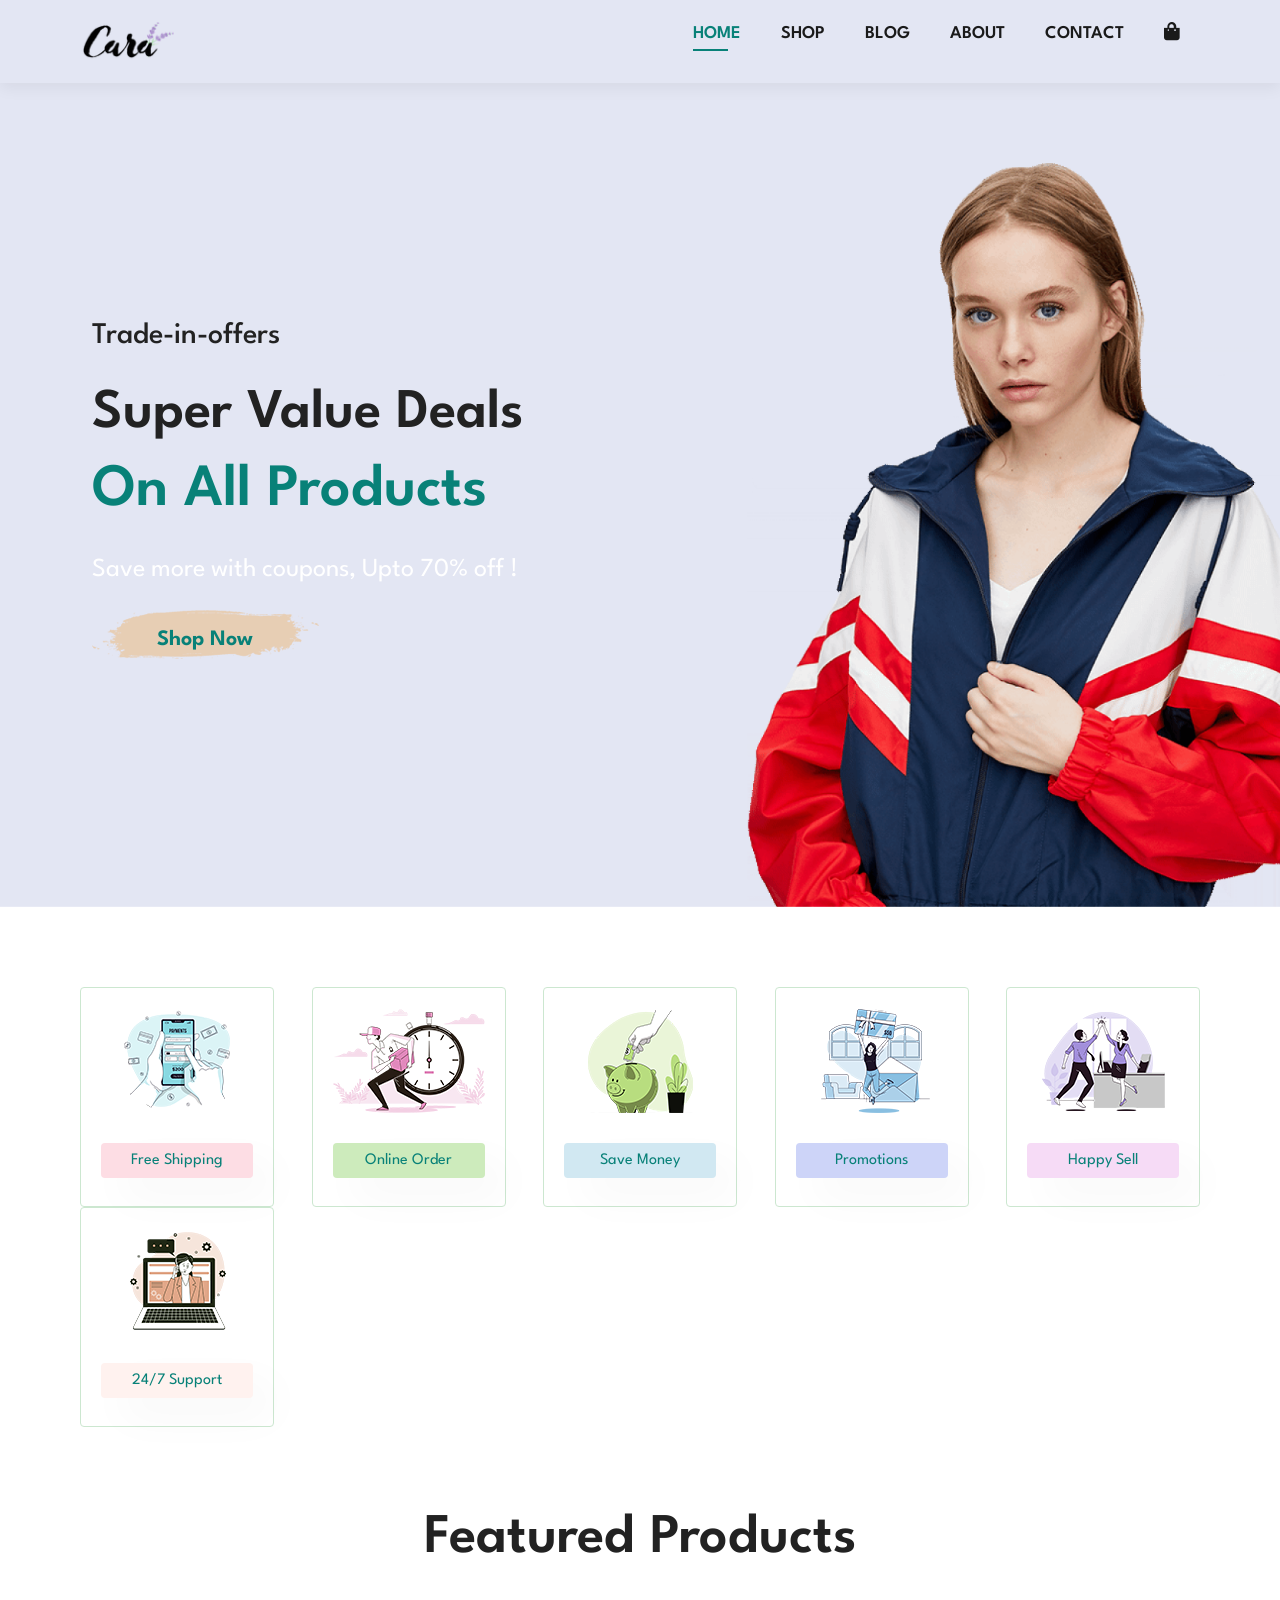
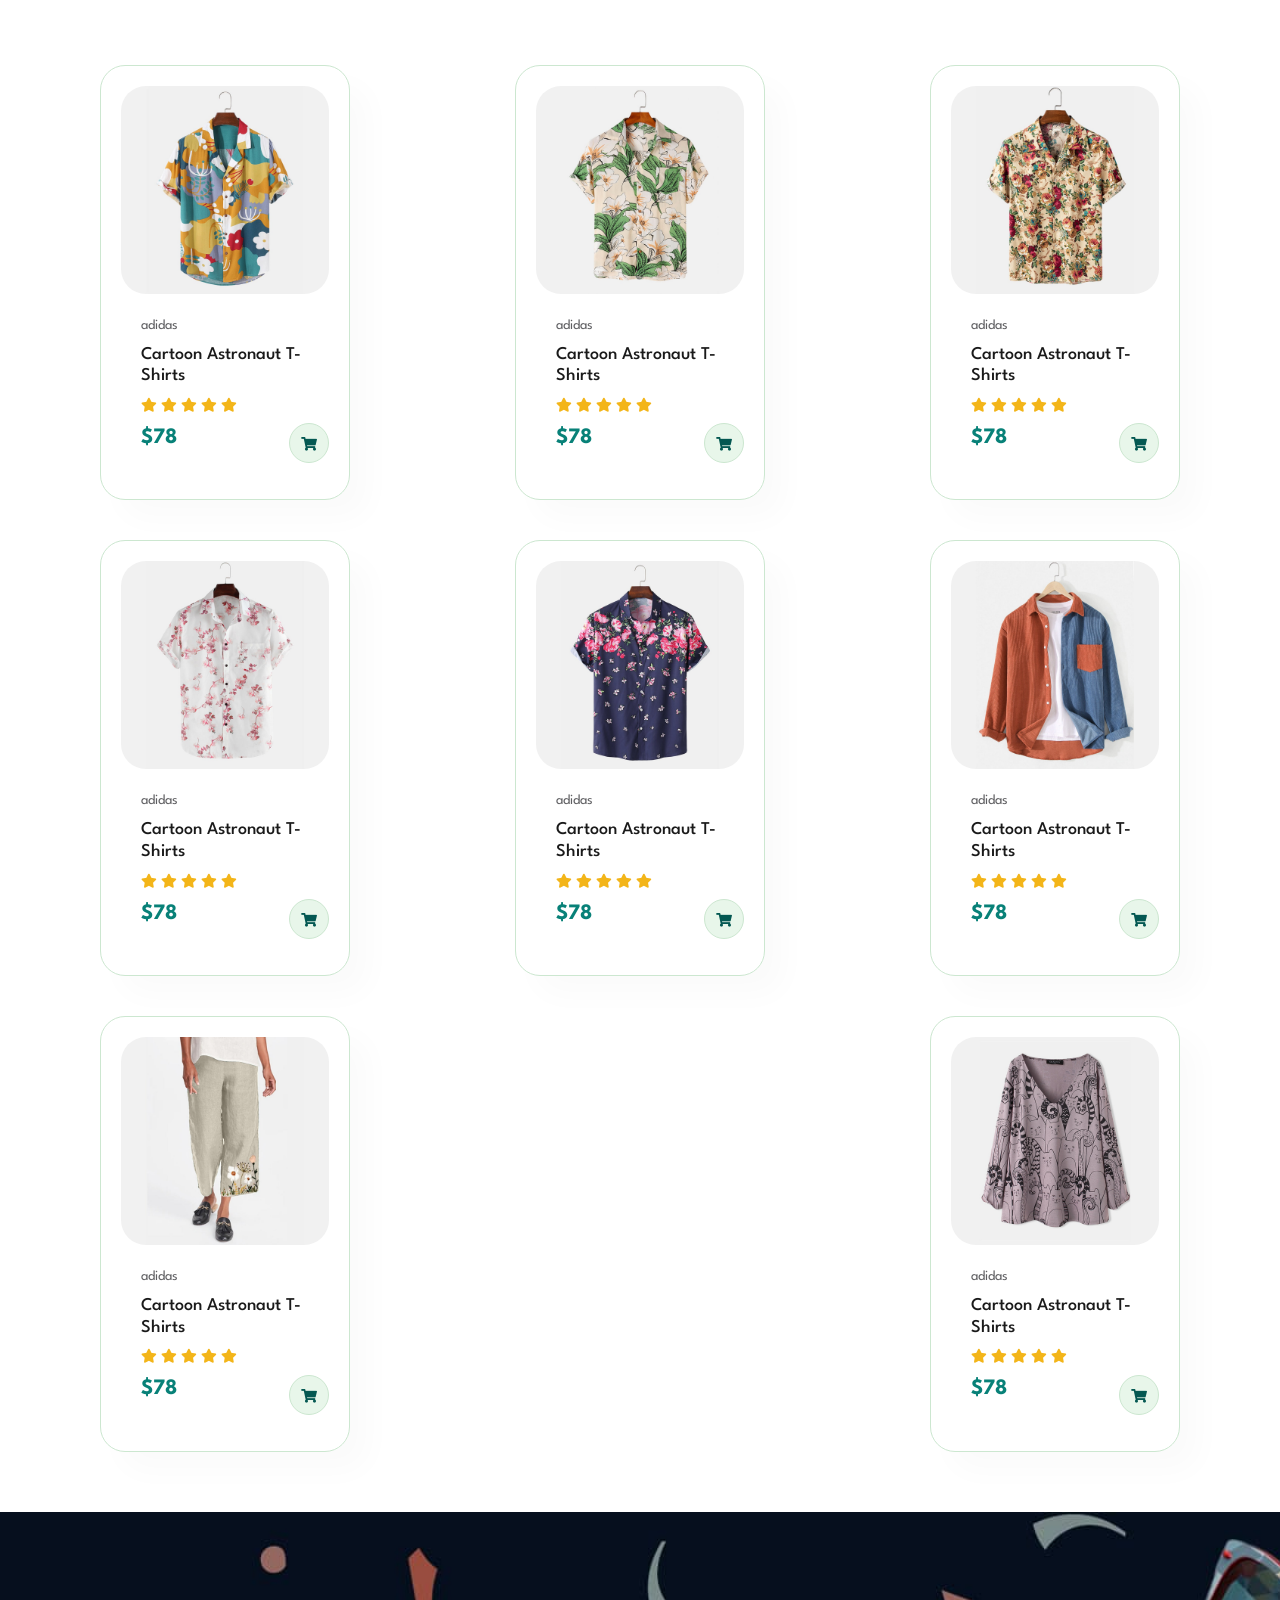
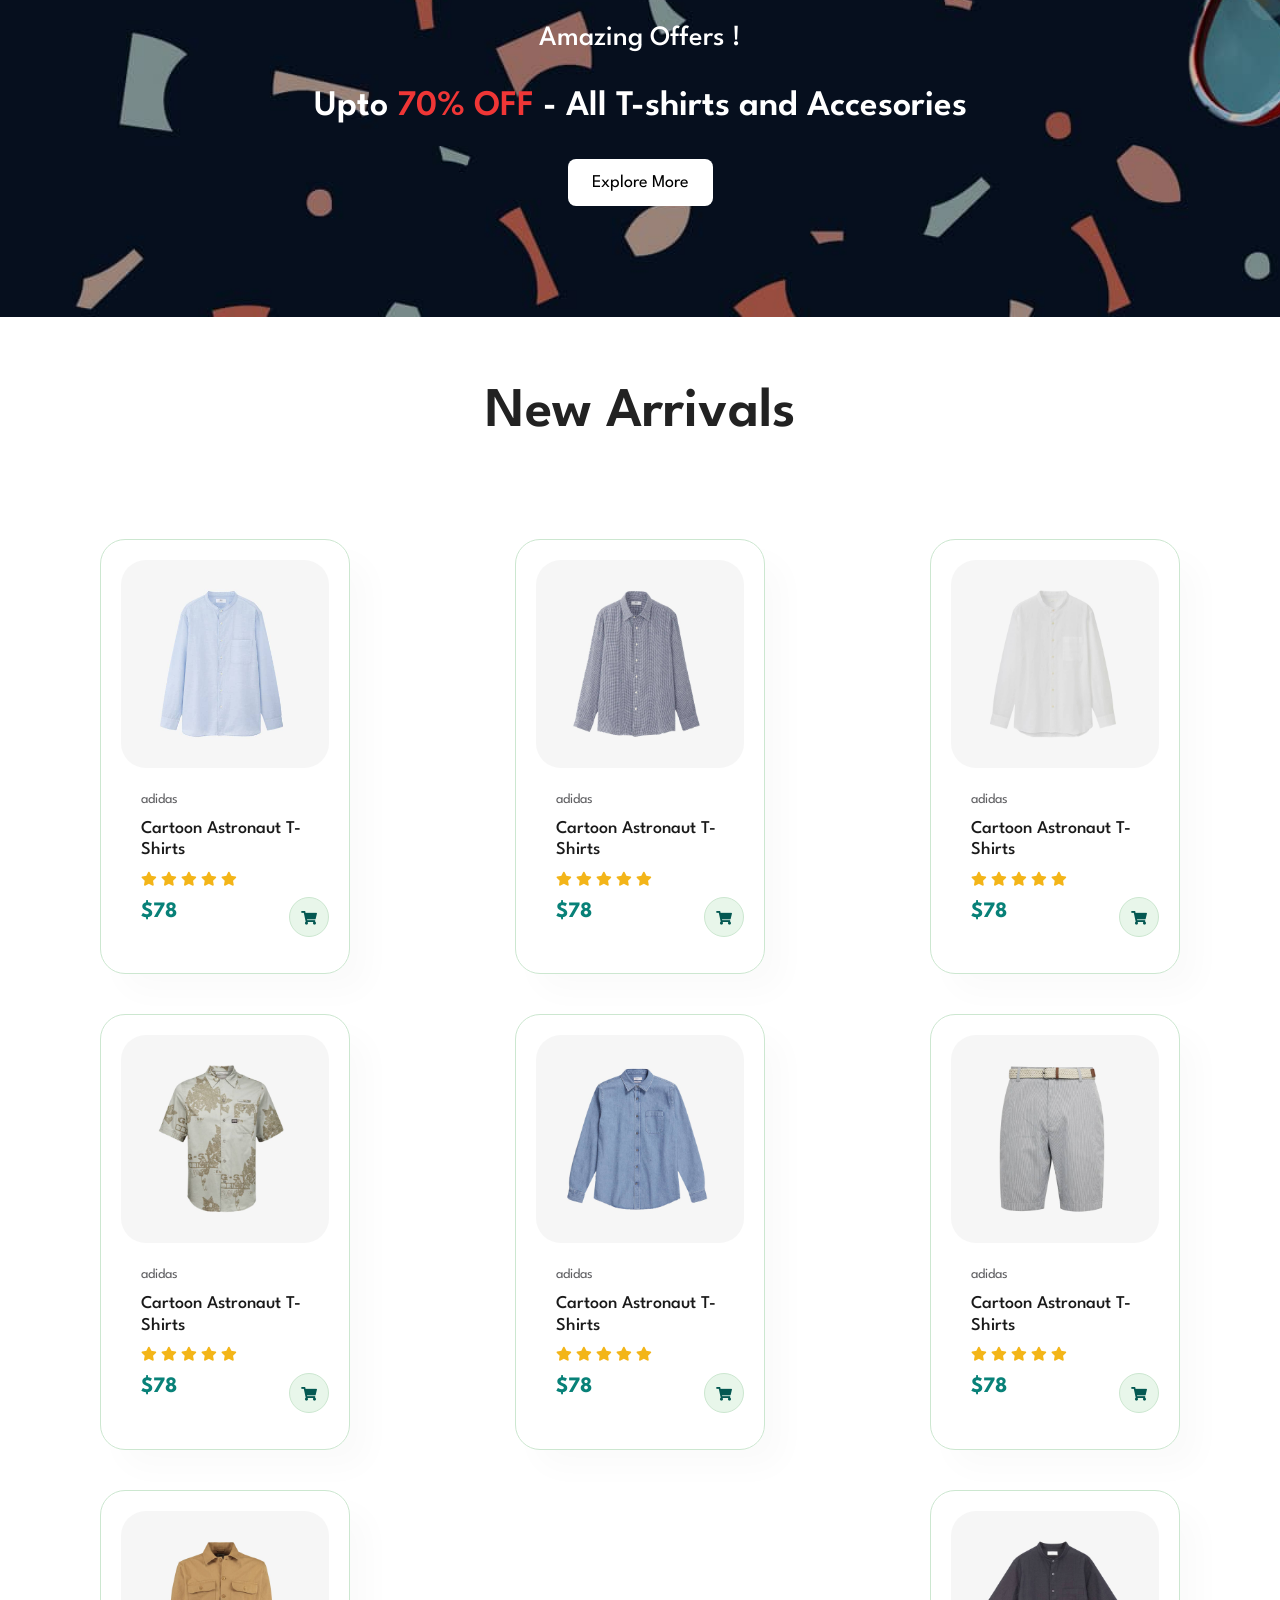
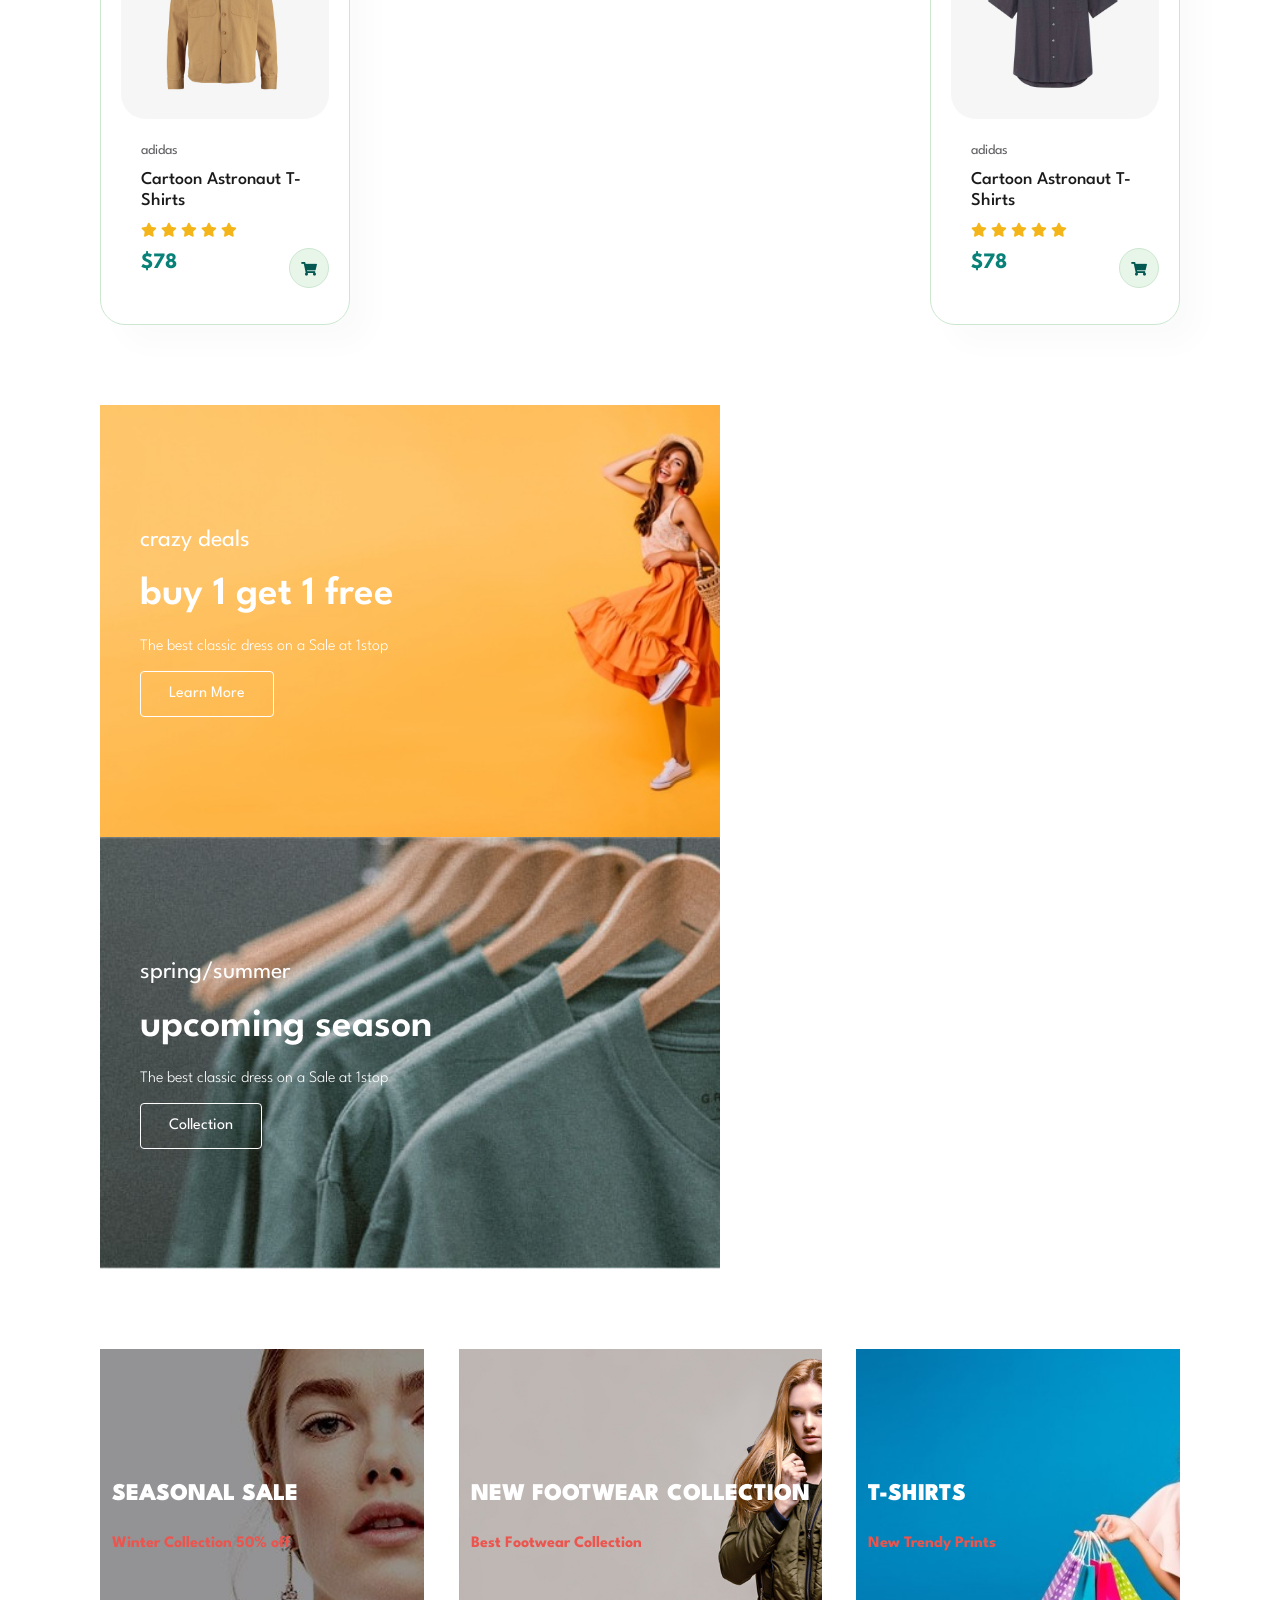
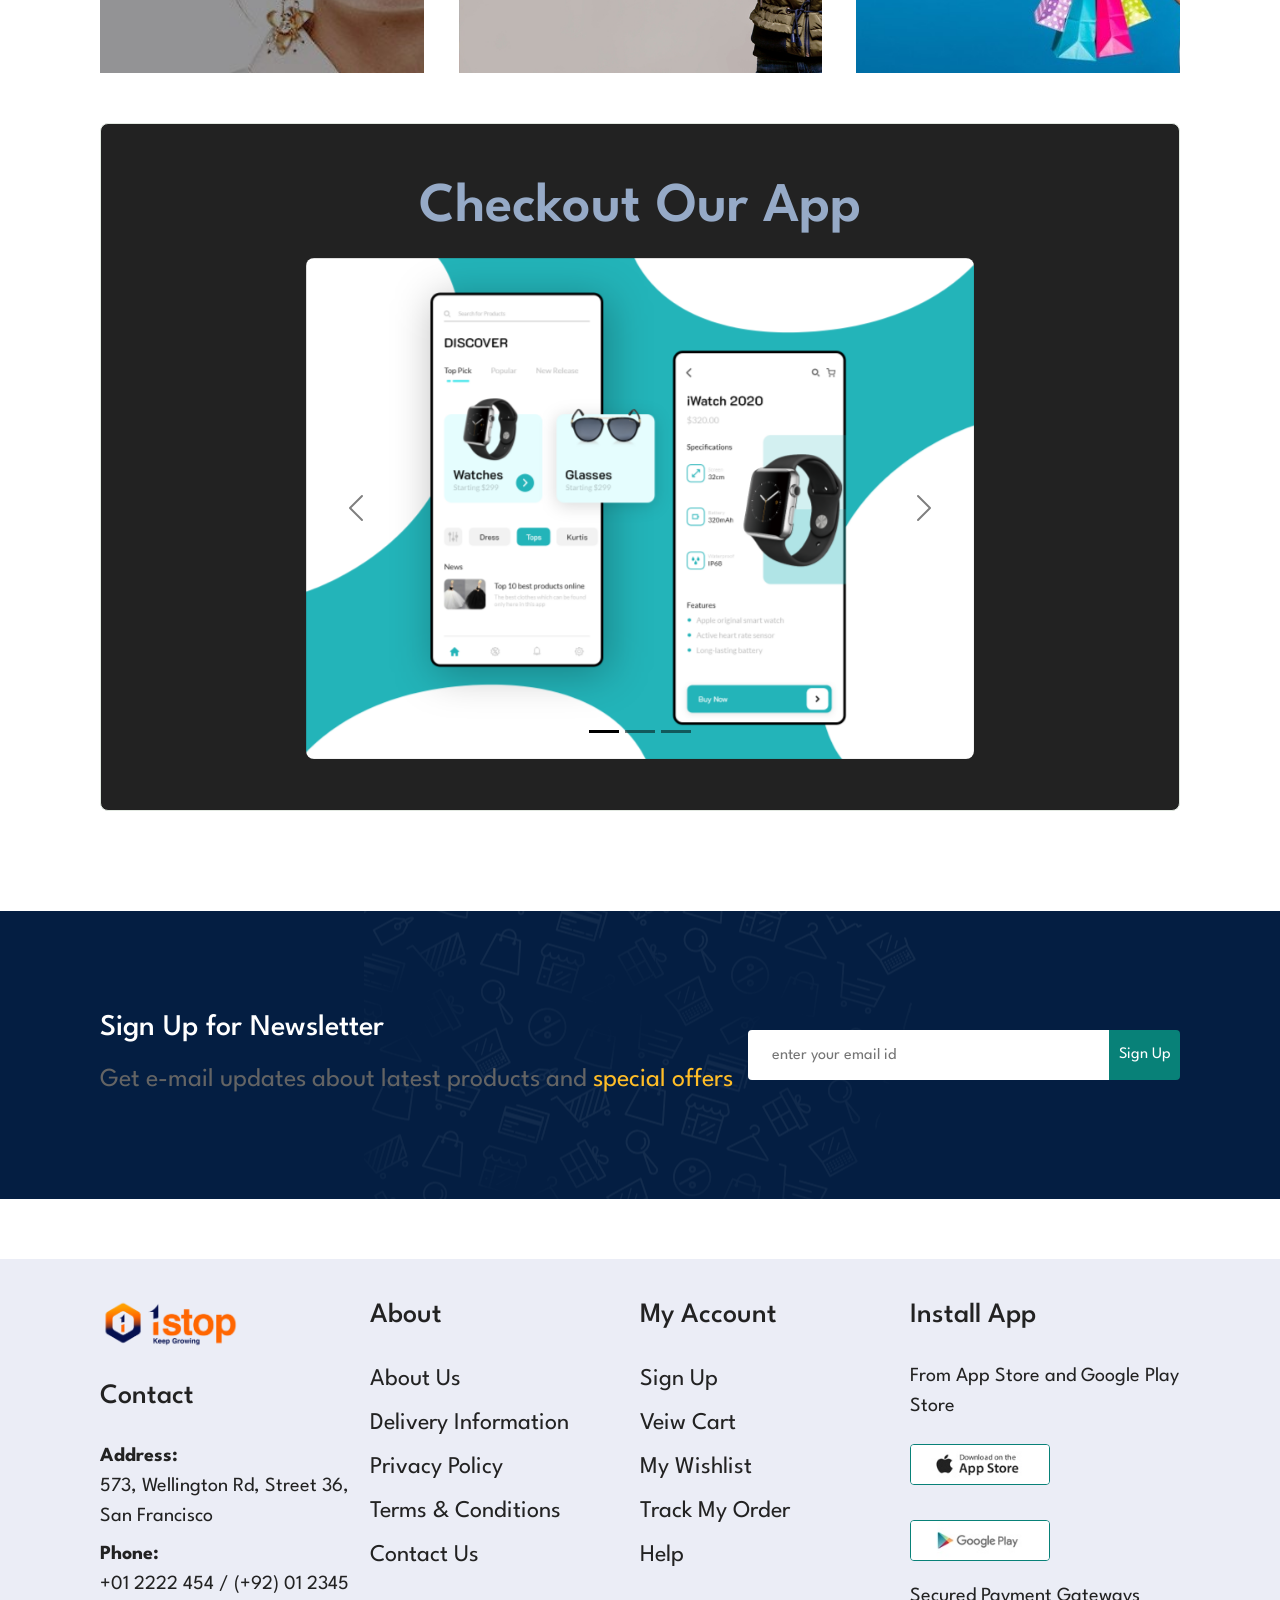
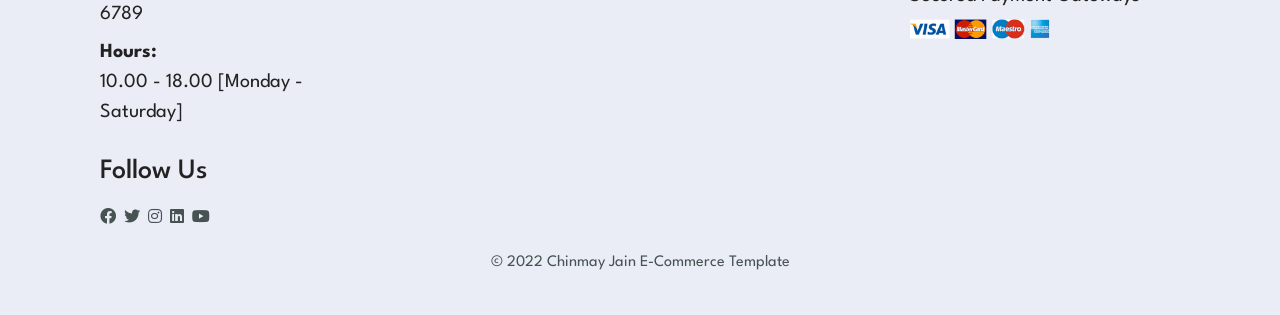
<file: index.html>
<!DOCTYPE html>
<html lang="en">
<head>
    <meta charset="UTF-8">
    <meta http-equiv="X-UA-Compatible" content="IE=edge">
    <meta name="viewport" content="width=device-width, initial-scale=1.0">
    <link href="https://cdn.jsdelivr.net/npm/bootstrap@5.2.0/dist/css/bootstrap.min.css" rel="stylesheet" integrity="sha384-gH2yIJqKdNHPEq0n4Mqa/HGKIhSkIHeL5AyhkYV8i59U5AR6csBvApHHNl/vI1Bx" crossorigin="anonymous">
    <link rel="stylesheet" href="https://use.fontawesome.com/releases/v5.15.4/css/all.css"/>
    <link rel="stylesheet" href="ecom.css">
    <title>Cara</title>
    
</head>
<body>
    <header>
        <div class="logo">
            <img src="logo.png" width="134px">
        </div>
        <nav id="navbar">
            <ul id="navbarr">
                <li><a href="ecom.html" class="active">HOME</a></li>
                <li><a href="shop.html">SHOP</a></li>
                <li><a href="blog.html">BLOG</a></li>
                <li><a href="about.html">ABOUT</a></li>
                <li><a href="contact.html">CONTACT</a></li>
                <li id="bag"><a href="cart.html"><i class="fa fa-shopping-bag" aria-hidden="true"></i></a></li>
                <a href="#" id="close"><i class="fas fa-times"></i></a>
            </ul>
        </nav>

        <div id="portrait">
            <a href="cart.html"><i class="fa fa-shopping-bag" aria-hidden="true"></i></a>
            <i id="bar" class="fas fa-outdent"></i>
        </div>
    </header>

    <section id="hero">
        <h4>
            Trade-in-offers
        </h4>
        <h2>
            Super Value Deals
        </h2>
        <h1>
            On All Products
        </h1>
        <p>
            Save more with coupons, Upto 70% off !
        </p>
        <button>
            Shop Now 
        </button>
    </section>

    <section id="features">
        <div class="fe-box">
            <img src="features/f1.png">
            <h6>Free Shipping</h6>
        </div>
        <div class="fe-box">
            <img src="features/f2.png">
            <h6>Online Order</h6>
        </div>
        <div class="fe-box">
            <img src="features/f3.png">
            <h6>Save Money</h6>
        </div>
        <div class="fe-box">
            <img src="features/f4.png">
            <h6>Promotions</h6>
        </div>
        <div class="fe-box">
            <img src="features/f5.png">
            <h6>Happy Sell</h6>
        </div>
        <div class="fe-box">
            <img src="features/f6.png">
            <h6>24/7 Support</h6>
        </div>
    </section>

    <section id="featured-products">
        <h2>
            Featured Products
        </h2>
        <p>
            Summer Collection New Modern Design 
        </p>
        <div class="feature-container">
            <div class="product">
                <img src="products/f1.jpg">
                <div class="description">
                    <span>adidas</span>
                    <h5>Cartoon Astronaut T-Shirts</h5>
                    <div class="star">
                        <i class="fas fa-star"></i>
                        <i class="fas fa-star"></i>
                        <i class="fas fa-star"></i>
                        <i class="fas fa-star"></i>
                        <i class="fas fa-star"></i>
                    </div>
                    <h4>
                        $78
                    </h4>
                    <a href="#"> <i class="fas fa-shopping-cart"></i> </a>
                </div>
            </div>
            <div class="product">
                <img src="products/f2.jpg">
                <div class="description">
                    <span>adidas</span>
                    <h5>Cartoon Astronaut T-Shirts</h5>
                    <div class="star">
                        <i class="fas fa-star"></i>
                        <i class="fas fa-star"></i>
                        <i class="fas fa-star"></i>
                        <i class="fas fa-star"></i>
                        <i class="fas fa-star"></i>
                    </div>
                    <h4>
                        $78
                    </h4>
                    <a href="#"> <i class="fas fa-shopping-cart"></i> </a>
                </div>
            </div>
            <div class="product">
                <img src="products/f3.jpg">
                <div class="description">
                    <span>adidas</span>
                    <h5>Cartoon Astronaut T-Shirts</h5>
                    <div class="star">
                        <i class="fas fa-star"></i>
                        <i class="fas fa-star"></i>
                        <i class="fas fa-star"></i>
                        <i class="fas fa-star"></i>
                        <i class="fas fa-star"></i>
                    </div>
                    <h4>
                        $78
                    </h4>
                    <a href="#"> <i class="fas fa-shopping-cart"></i> </a>
                </div>
            </div>
            <div class="product">
                <img src="products/f4.jpg">
                <div class="description">
                    <span>adidas</span>
                    <h5>Cartoon Astronaut T-Shirts</h5>
                    <div class="star">
                        <i class="fas fa-star"></i>
                        <i class="fas fa-star"></i>
                        <i class="fas fa-star"></i>
                        <i class="fas fa-star"></i>
                        <i class="fas fa-star"></i>
                    </div>
                    <h4>
                        $78
                    </h4>
                    <a href="#"> <i class="fas fa-shopping-cart"></i> </a>
                </div>
            </div>
            <div class="product">
                <img src="products/f5.jpg">
                <div class="description">
                    <span>adidas</span>
                    <h5>Cartoon Astronaut T-Shirts</h5>
                    <div class="star">
                        <i class="fas fa-star"></i>
                        <i class="fas fa-star"></i>
                        <i class="fas fa-star"></i>
                        <i class="fas fa-star"></i>
                        <i class="fas fa-star"></i>
                    </div>
                    <h4>
                        $78
                    </h4>
                    <a href="#"> <i class="fas fa-shopping-cart"></i> </a>
                </div>
            </div>
            <div class="product">
                <img src="products/f6.jpg">
                <div class="description">
                    <span>adidas</span>
                    <h5>Cartoon Astronaut T-Shirts</h5>
                    <div class="star">
                        <i class="fas fa-star"></i>
                        <i class="fas fa-star"></i>
                        <i class="fas fa-star"></i>
                        <i class="fas fa-star"></i>
                        <i class="fas fa-star"></i>
                    </div>
                    <h4>
                        $78
                    </h4>
                    <a href="#"> <i class="fas fa-shopping-cart"></i> </a>
                </div>
            </div>
            <div class="product">
                <img src="products/f7.jpg">
                <div class="description">
                    <span>adidas</span>
                    <h5>Cartoon Astronaut T-Shirts</h5>
                    <div class="star">
                        <i class="fas fa-star"></i>
                        <i class="fas fa-star"></i>
                        <i class="fas fa-star"></i>
                        <i class="fas fa-star"></i>
                        <i class="fas fa-star"></i>
                    </div>
                    <h4>
                        $78
                    </h4>
                    <a href="#"> <i class="fas fa-shopping-cart"></i> </a>
                </div>
            </div>
            <div class="product">
                <img src="products/f8.jpg">
                <div class="description">
                    <span>adidas</span>
                    <h5>Cartoon Astronaut T-Shirts</h5>
                    <div class="star">
                        <i class="fas fa-star"></i>
                        <i class="fas fa-star"></i>
                        <i class="fas fa-star"></i>
                        <i class="fas fa-star"></i>
                        <i class="fas fa-star"></i>
                    </div>
                    <h4>
                        $78
                    </h4>
                    <a href="#"><i class="fas fa-shopping-cart"></i></a>
                </div>
            </div>
    </section>

    <section id="banner">
        <h4>
            Amazing Offers !
        </h4>
        <h2>
            Upto <span>70% OFF</span> - All T-shirts and Accesories
        </h2>
        <button class="bbutton">
            Explore More
        </button>
    </section>

    <section id="featured-products">
        <h2>
            New Arrivals
        </h2>
        <p>
            Summer Collection New Modern Design 
        </p>
        <div class="feature-container">
            <div class="product">
                <img src="products/n1.jpg">
                <div class="description">
                    <span>adidas</span>
                    <h5>Cartoon Astronaut T-Shirts</h5>
                    <div class="star">
                        <i class="fas fa-star"></i>
                        <i class="fas fa-star"></i>
                        <i class="fas fa-star"></i>
                        <i class="fas fa-star"></i>
                        <i class="fas fa-star"></i>
                    </div>
                    <h4>
                        $78
                    </h4>
                    <a href="#"> <i class="fas fa-shopping-cart"></i> </a>
                </div>
            </div>
            <div class="product">
                <img src="products/n2.jpg">
                <div class="description">
                    <span>adidas</span>
                    <h5>Cartoon Astronaut T-Shirts</h5>
                    <div class="star">
                        <i class="fas fa-star"></i>
                        <i class="fas fa-star"></i>
                        <i class="fas fa-star"></i>
                        <i class="fas fa-star"></i>
                        <i class="fas fa-star"></i>
                    </div>
                    <h4>
                        $78
                    </h4>
                    <a href="#"> <i class="fas fa-shopping-cart"></i> </a>
                </div>
            </div>
            <div class="product">
                <img src="products/n3.jpg">
                <div class="description">
                    <span>adidas</span>
                    <h5>Cartoon Astronaut T-Shirts</h5>
                    <div class="star">
                        <i class="fas fa-star"></i>
                        <i class="fas fa-star"></i>
                        <i class="fas fa-star"></i>
                        <i class="fas fa-star"></i>
                        <i class="fas fa-star"></i>
                    </div>
                    <h4>
                        $78
                    </h4>
                    <a href="#"> <i class="fas fa-shopping-cart"></i> </a>
                </div>
            </div>
            <div class="product">
                <img src="products/n4.jpg">
                <div class="description">
                    <span>adidas</span>
                    <h5>Cartoon Astronaut T-Shirts</h5>
                    <div class="star">
                        <i class="fas fa-star"></i>
                        <i class="fas fa-star"></i>
                        <i class="fas fa-star"></i>
                        <i class="fas fa-star"></i>
                        <i class="fas fa-star"></i>
                    </div>
                    <h4>
                        $78
                    </h4>
                    <a href="#"> <i class="fas fa-shopping-cart"></i> </a>
                </div>
            </div>
            <div class="product">
                <img src="products/n5.jpg">
                <div class="description">
                    <span>adidas</span>
                    <h5>Cartoon Astronaut T-Shirts</h5>
                    <div class="star">
                        <i class="fas fa-star"></i>
                        <i class="fas fa-star"></i>
                        <i class="fas fa-star"></i>
                        <i class="fas fa-star"></i>
                        <i class="fas fa-star"></i>
                    </div>
                    <h4>
                        $78
                    </h4>
                    <a href="#"> <i class="fas fa-shopping-cart"></i> </a>
                </div>
            </div>
            <div class="product">
                <img src="products/n6.jpg">
                <div class="description">
                    <span>adidas</span>
                    <h5>Cartoon Astronaut T-Shirts</h5>
                    <div class="star">
                        <i class="fas fa-star"></i>
                        <i class="fas fa-star"></i>
                        <i class="fas fa-star"></i>
                        <i class="fas fa-star"></i>
                        <i class="fas fa-star"></i>
                    </div>
                    <h4>
                        $78
                    </h4>
                    <a href="#"> <i class="fas fa-shopping-cart"></i> </a>
                </div>
            </div>
            <div class="product">
                <img src="products/n7.jpg">
                <div class="description">
                    <span>adidas</span>
                    <h5>Cartoon Astronaut T-Shirts</h5>
                    <div class="star">
                        <i class="fas fa-star"></i>
                        <i class="fas fa-star"></i>
                        <i class="fas fa-star"></i>
                        <i class="fas fa-star"></i>
                        <i class="fas fa-star"></i>
                    </div>
                    <h4>
                        $78
                    </h4>
                    <a href="#"> <i class="fas fa-shopping-cart"></i> </a>
                </div>
            </div>
            <div class="product">
                <img src="products/n8.jpg">
                <div class="description">
                    <span>adidas</span>
                    <h5>Cartoon Astronaut T-Shirts</h5>
                    <div class="star">
                        <i class="fas fa-star"></i>
                        <i class="fas fa-star"></i>
                        <i class="fas fa-star"></i>
                        <i class="fas fa-star"></i>
                        <i class="fas fa-star"></i>
                    </div>
                    <h4>
                        $78
                    </h4>
                    <a href="#"> <i class="fas fa-shopping-cart"></i> </a>
                </div>
            </div>
    </section>

    <section id="sm-banner">
        <div class="banner-box">
            <h4>
                crazy deals
            </h4>
            <h2>
                buy 1 get 1 free
            </h2>
            <span>
                The best classic dress on a Sale at 1stop
            </span>
            <button>
                Learn More
            </button>
        </div>
        <div class="banner-box banner-box2">
            <h4>
                spring/summer
            </h4>
            <h2>
                upcoming season
            </h2>
            <span>
                The best classic dress on a Sale at 1stop
            </span>
            <button>
                Collection
            </button>
        </div>
    </section>

    <section id="txt-banner">
        <div class="banner-box">
            <h2>
                SEASONAL SALE
            </h2>
            <h3>
                Winter Collection 50% off
            </h3>
        </div>
        <div class="banner-box banner-box-2">
            <h2>
                NEW FOOTWEAR COLLECTION
            </h2>
            <h3>
                Best Footwear Collection
            </h3>
        </div>
        <div class="banner-box banner-box-3">
            <h2>
                T-SHIRTS
            </h2>
            <h3>
                New Trendy Prints
            </h3>
        </div>
    </section>

    <section id="carousal">
        <h2>
            Checkout Our App
        </h2>
        <div id="carouselExampleIndicators" class="carousel carousel-dark slide" data-bs-ride="true">
            <div class="carousel-indicators">
              <button type="button" data-bs-target="#carouselExampleIndicators" data-bs-slide-to="0" class="active" aria-current="true" aria-label="Slide 1"></button>
              <button type="button" data-bs-target="#carouselExampleIndicators" data-bs-slide-to="1" aria-label="Slide 2"></button>
              <button type="button" data-bs-target="#carouselExampleIndicators" data-bs-slide-to="2" aria-label="Slide 3"></button>
            </div>
            <div class="carousel-inner">
              <div class="carousel-item active">
                <img src="about/a3.png" class="d-block w-100" alt="...">
              </div>
              <div class="carousel-item">
                <img src="about/a2.jpg" class="d-block w-100" alt="...">
              </div>
              <div class="carousel-item">
                <img src="about/a4.png" class="d-block w-100" alt="...">
              </div>
            </div>
            <button class="carousel-control-prev" type="button" data-bs-target="#carouselExampleIndicators" data-bs-slide="prev">
              <span class="carousel-control-prev-icon" aria-hidden="true"></span>
              <span class="visually-hidden">Previous</span>
            </button>
            <button class="carousel-control-next" type="button" data-bs-target="#carouselExampleIndicators" data-bs-slide="next">
              <span class="carousel-control-next-icon" aria-hidden="true"></span>
              <span class="visually-hidden">Next</span>
            </button>
          </div>
    </section>

    <section id="newsletter">
        <div class="news-text">
            <h4>
                Sign Up for Newsletter
            </h4>
            <p>
                Get e-mail updates about latest products and <span>special offers</span>
            </p>
        </div>
        <div class="news-form">
            <input type="email" name="email" id="email" placeholder=" enter your email id">
            <button>Sign Up</button>
        </div>
    </section>

    <footer>
        <div class="col">
            <img src="1stop.png" width="128px">
            <h4>
                Contact
            </h4>
            <p>
                <strong>Address:</strong><br> 573, Wellington Rd, Street 36, San Francisco
            </p>
            <p>
                <strong>Phone:</strong><br> +01 2222 454 / (+92) 01 2345 6789
            </p>
            <p>
                <strong>Hours:</strong><br> 10.00 - 18.00 [Monday - Saturday]
            </p>
            <div id="follow">
                <h4>
                    Follow Us
                </h4>
                <div class="icon">
                    <i class="fab fa-facebook"></i>
                    <i class="fab fa-twitter"></i>
                    <i class="fab fa-instagram"></i>
                    <i class="fab fa-linkedin"></i>
                    <i class="fab fa-youtube"></i>
                </div>
            </div>
        </div>
        <div class="col">
            <h4>
                About
            </h4>
            <a href="#">
                About Us
            </a>
            <a href="#">
                Delivery Information
            </a>
            <a href="#">
                Privacy Policy
            </a>
            <a href="#">
                Terms & Conditions
            </a>
            <a href="#">
                Contact Us
            </a>
        </div>
        <div class="col">
            <h4>
                My Account
            </h4>
            <a href="#">
                Sign Up
            </a>
            <a href="#">
                Veiw Cart
            </a>
            <a href="#">
                My Wishlist
            </a>
            <a href="#">
                Track My Order
            </a>
            <a href="#">
                Help
            </a>
        </div>
        <div class="col">
            <h4>
                Install App
            </h4>
            <p>
                From App Store and Google Play Store
            </p>
            <div class="install">
                <img src="pay/app.jpg" alt="">
                <img src="pay/play.jpg" alt="">
            </div>
            <p>
                Secured Payment Gateways
            </p>
            <img src="pay/pay.png" alt="">
        </div>
        <div id="copyright">
            <p>
                © 2022 Chinmay Jain E-Commerce Template
            </p>
        </div>
    </footer>

    <script src="https://cdn.jsdelivr.net/npm/bootstrap@5.2.0/dist/js/bootstrap.bundle.min.js" integrity="sha384-A3rJD856KowSb7dwlZdYEkO39Gagi7vIsF0jrRAoQmDKKtQBHUuLZ9AsSv4jD4Xa" crossorigin="anonymous"></script>

    <script src="ecom.js"></script>
    
</body>
</html>
</file>
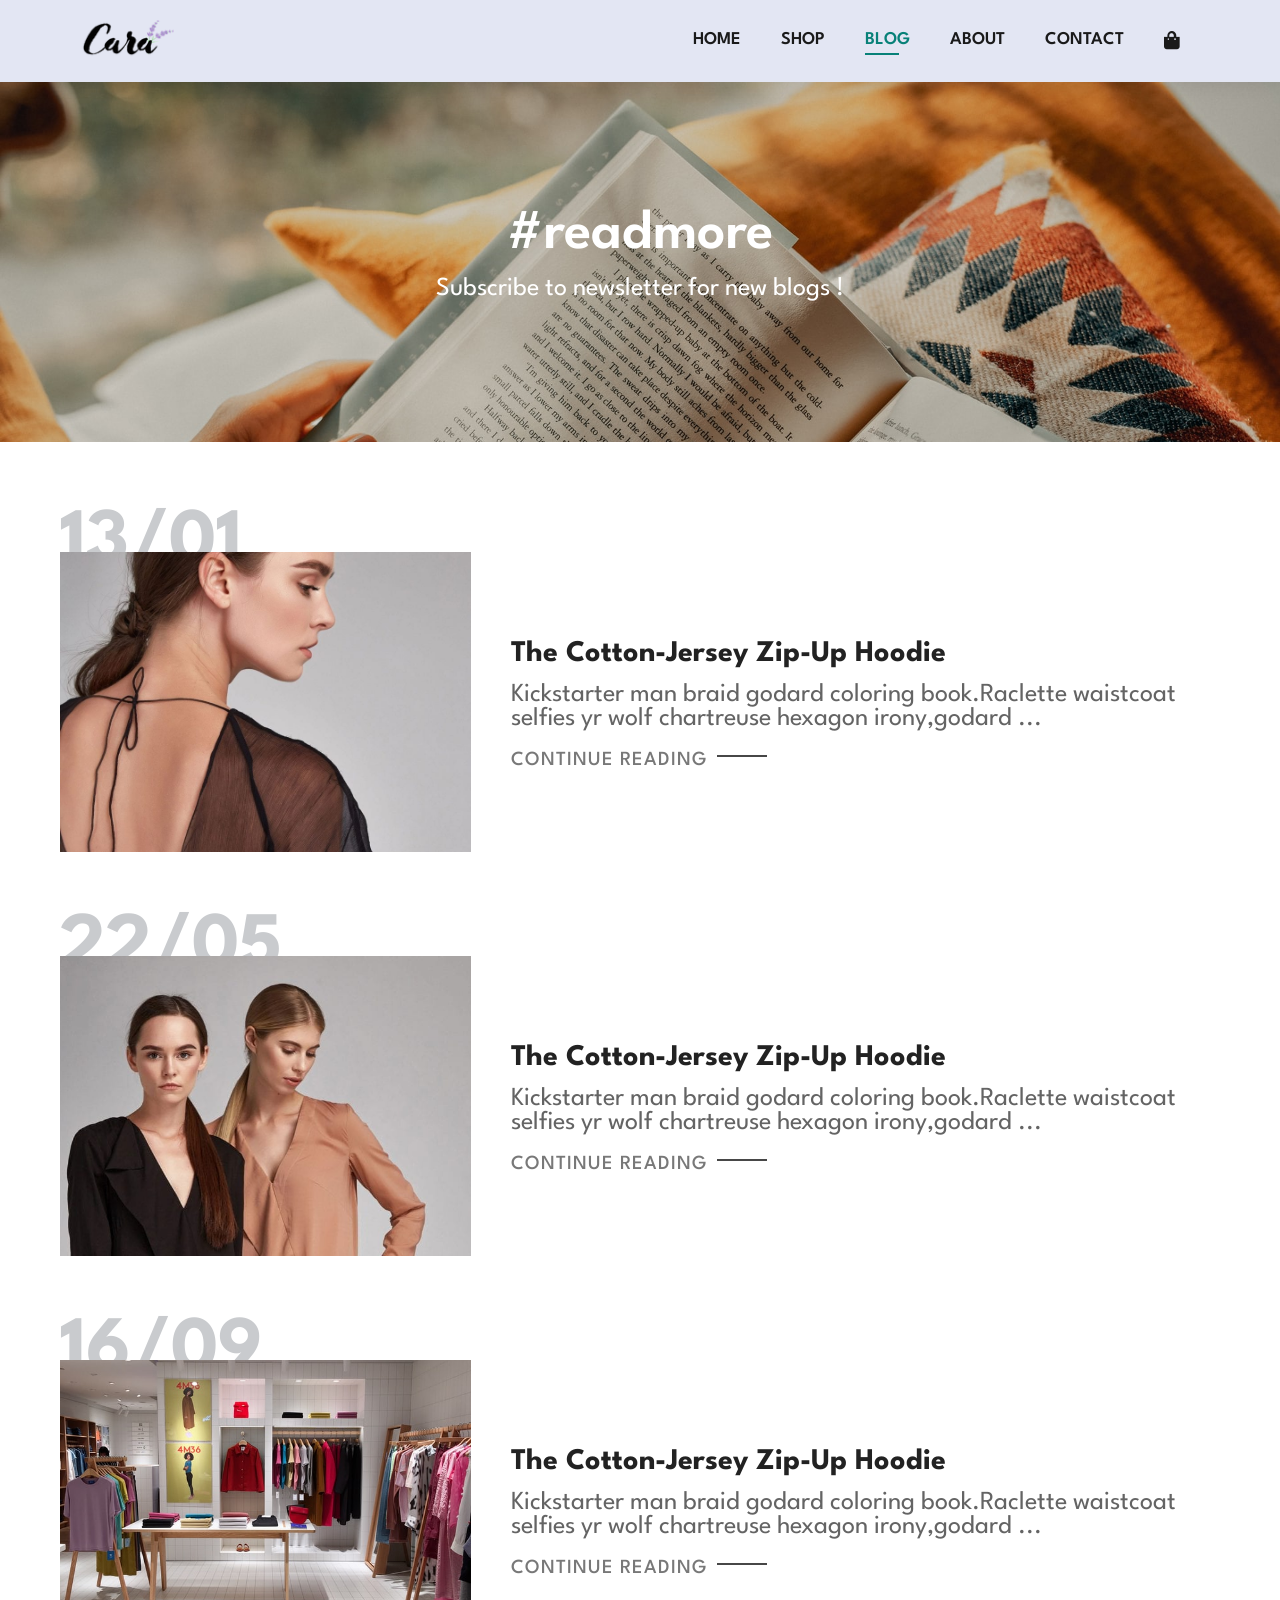
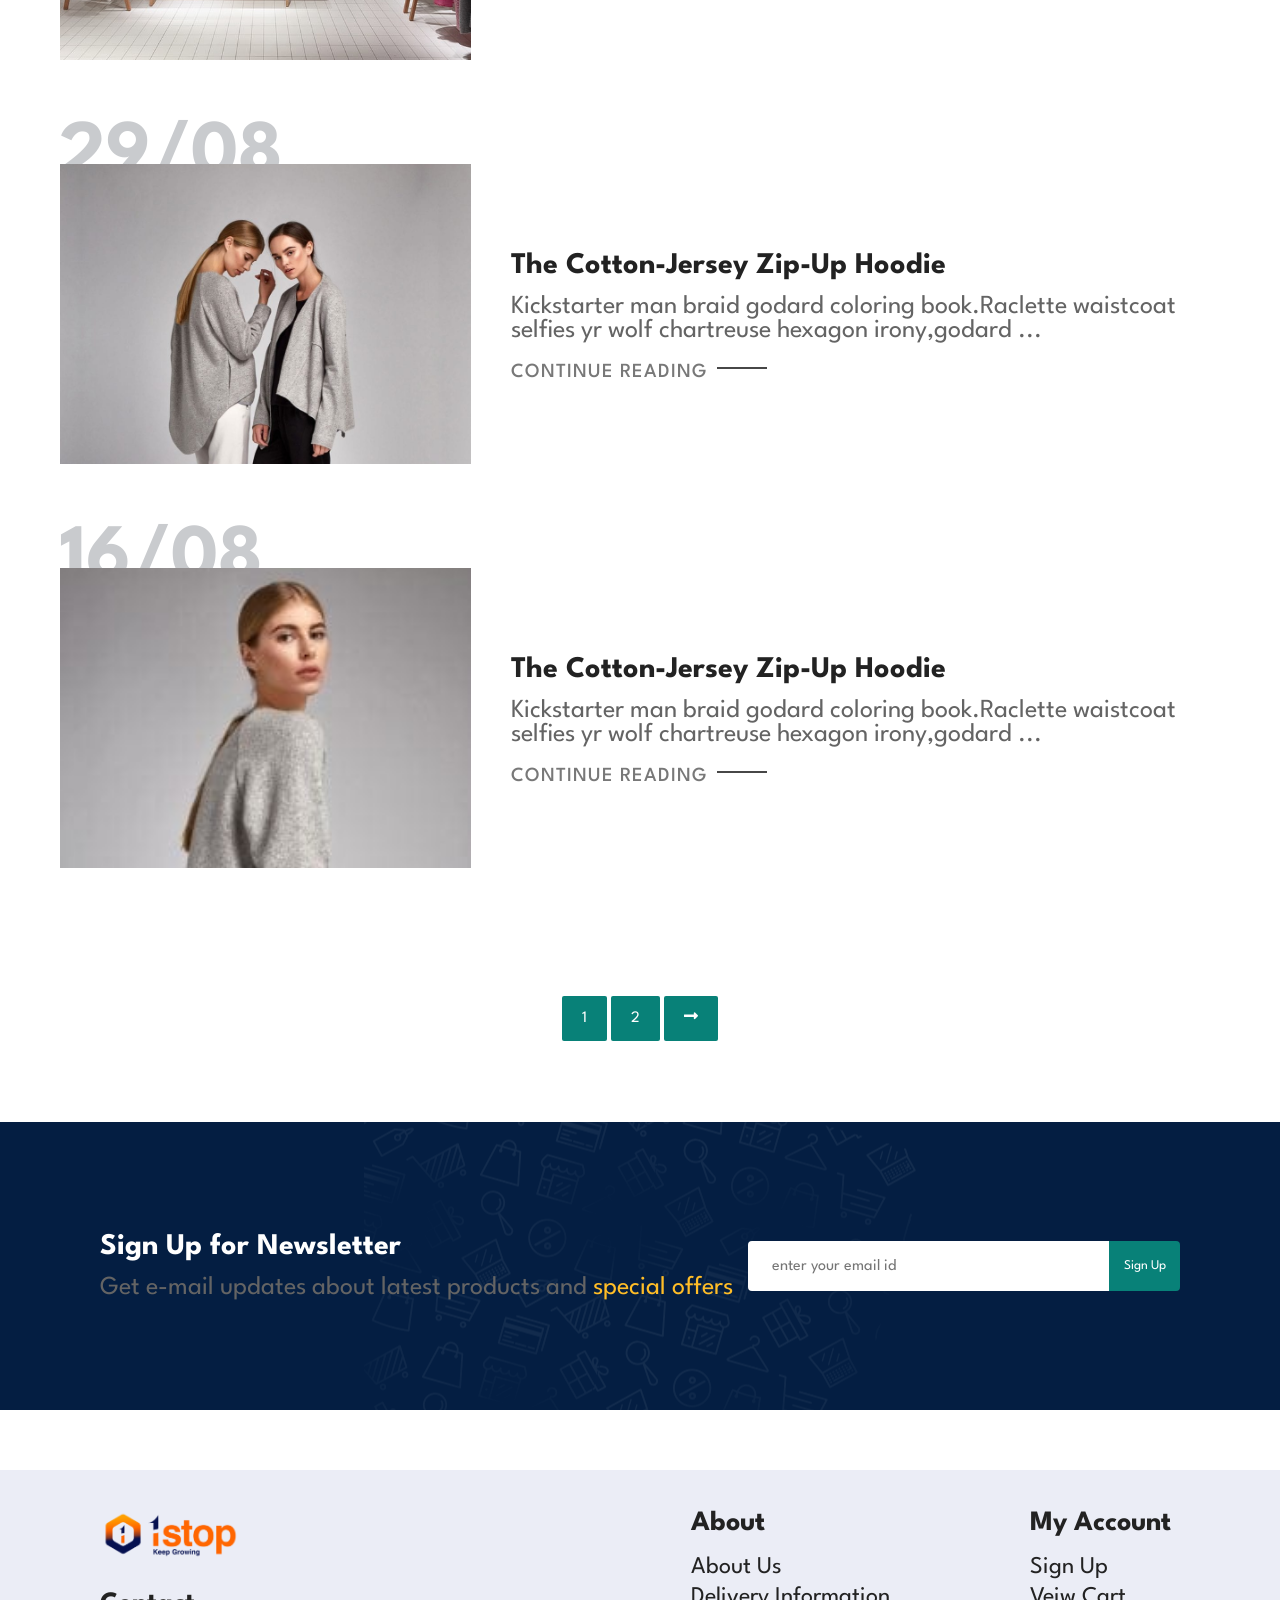
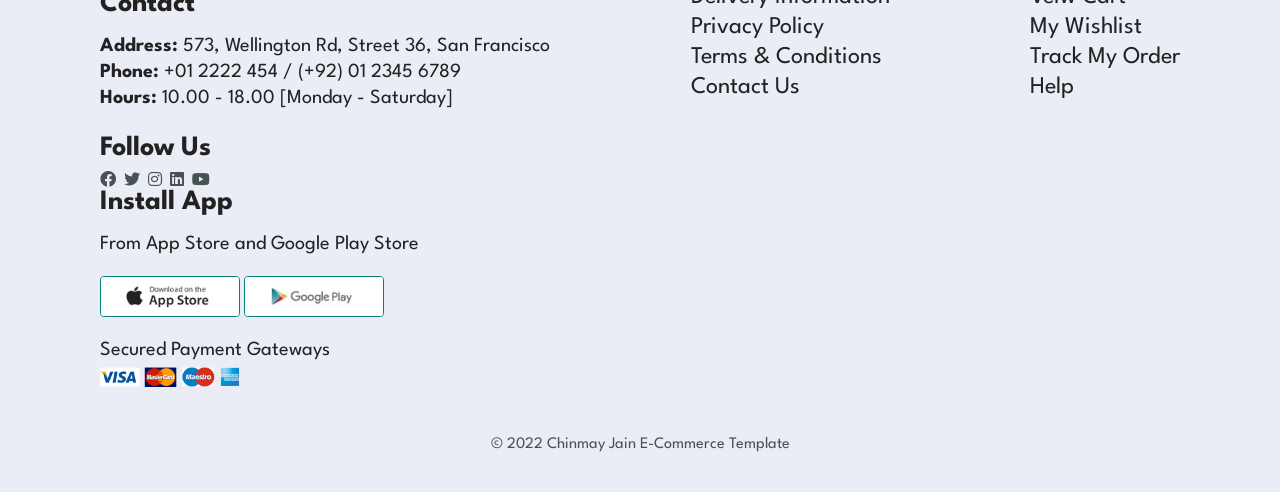
<file: blog.html>
<!DOCTYPE html>
<html lang="en">
<head>
    <meta charset="UTF-8">
    <meta http-equiv="X-UA-Compatible" content="IE=edge">
    <meta name="viewport" content="width=device-width, initial-scale=1.0">
    <link rel="stylesheet" href="ecom.css">
    <link rel="stylesheet" href="https://use.fontawesome.com/releases/v5.15.4/css/all.css"/>
    <title>Blogs : E-Commerce</title>
</head>
<body>
    <header>
        <div class="logo">
            <img src="logo.png" width="134px">
        </div>
        <nav id="navbar">
            <ul id="navbarr">
                <li><a href="ecom.html">HOME</a></li>
                <li><a href="shop.html">SHOP</a></li>
                <li><a href="blog.html" class="active">BLOG</a></li>
                <li><a href="about.html">ABOUT</a></li>
                <li><a href="contact.html">CONTACT</a></li>
                <li id="bag"><a href="cart.html"><i class="fa fa-shopping-bag" aria-hidden="true"></i></a></li>
                <a href="#" id="close"><i class="fas fa-times"></i></a>
            </ul>
        </nav>

        <div id="portrait">
            <a href="cart.html"><i class="fa fa-shopping-bag" aria-hidden="true"></i></a>
            <i id="bar" class="fas fa-outdent"></i>
        </div>
    </header>

    <section id="page-header"  class="blog-header">
        <h2>
            #readmore
        </h2>
        <p>
            Subscribe to newsletter for new blogs !
        </p>
    </section>
    
    <section id="blogs">
        <div class="blog-box">
            <div class="blog-img">
                <img src="blog/b1.jpg">
            </div>
            <div class="blog-details">
                <h4>The Cotton-Jersey Zip-Up Hoodie</h4>
                <p>Kickstarter man braid godard coloring book.Raclette waistcoat selfies
                yr wolf chartreuse hexagon irony,godard ...</p>
                <a href="#"> CONTINUE READING </a>
           </div>
           <h1>
                13/01
            </h1>
        </div>

        <div class="blog-box">
            <div class="blog-img">
                <img src="blog/b2.jpg">
            </div>
            <div class="blog-details">
                <h4>The Cotton-Jersey Zip-Up Hoodie</h4>
                <p>Kickstarter man braid godard coloring book.Raclette waistcoat selfies
                yr wolf chartreuse hexagon irony,godard ...</p>
                <a href="#"> CONTINUE READING </a>
           </div>
           <h1>
                22/05
            </h1>
        </div>
 
        <div class="blog-box">
            <div class="blog-img">
                <img src="blog/b3.jpg">
            </div>
            <div class="blog-details">
                <h4>The Cotton-Jersey Zip-Up Hoodie</h4>
                <p>Kickstarter man braid godard coloring book.Raclette waistcoat selfies
                yr wolf chartreuse hexagon irony,godard ...</p>
                <a href="#"> CONTINUE READING </a>
           </div>
           <h1>
                16/09
            </h1>
        </div>
    
        <div class="blog-box">
            <div class="blog-img">
                <img src="blog/b4.jpg" class="excp">
            </div>
            <div class="blog-details">
                <h4>The Cotton-Jersey Zip-Up Hoodie</h4>
                <p>Kickstarter man braid godard coloring book.Raclette waistcoat selfies
                yr wolf chartreuse hexagon irony,godard ...</p>
                <a href="#"> CONTINUE READING </a>
           </div>
           <h1>
                29/08
            </h1>
        </div>
    
        <div class="blog-box" id="last-blog">
            <div class="blog-img">
                <img src="blog/b5.jpg" class="excp">
            </div>
            <div class="blog-details">
                <h4>The Cotton-Jersey Zip-Up Hoodie</h4>
                <p>Kickstarter man braid godard coloring book.Raclette waistcoat selfies
                yr wolf chartreuse hexagon irony,godard ...</p>
                <a href="#"> CONTINUE READING </a>
           </div>
           <h1>
                16/08
            </h1>
        </div>
    </section>

    <section id="pagination-blogs">
        <a href="#">1</a>
        <a href="#">2</a>
        <a href="#"><i class="fas fa-long-arrow-alt-right"></i></a>
    </section>

    <section id="newsletter">
        <div class="news-text">
            <h4>
                Sign Up for Newsletter
            </h4>
            <p>
                Get e-mail updates about latest products and <span>special offers</span>
            </p>
        </div>
        <div class="news-form">
            <input type="email" name="email" id="email" placeholder=" enter your email id">
            <button>Sign Up</button>
        </div>
    </section>

    <footer>
        <div class="col">
            <img src="1stop.png" width="128px">
            <h4>
                Contact
            </h4>
            <p>
                <strong>Address:</strong> 573, Wellington Rd, Street 36, San Francisco
            </p>
            <p>
                <strong>Phone:</strong> +01 2222 454 / (+92) 01 2345 6789
            </p>
            <p>
                <strong>Hours:</strong> 10.00 - 18.00 [Monday - Saturday]
            </p>
            <div id="follow">
                <h4>
                    Follow Us
                </h4>
                <div class="icon">
                    <i class="fab fa-facebook"></i>
                    <i class="fab fa-twitter"></i>
                    <i class="fab fa-instagram"></i>
                    <i class="fab fa-linkedin"></i>
                    <i class="fab fa-youtube"></i>
                </div>
            </div>
        </div>
        <div class="col">
            <h4>
                About
            </h4>
            <a href="#">
                About Us
            </a>
            <a href="#">
                Delivery Information
            </a>
            <a href="#">
                Privacy Policy
            </a>
            <a href="#">
                Terms & Conditions
            </a>
            <a href="#">
                Contact Us
            </a>
        </div>
        <div class="col">
            <h4>
                My Account
            </h4>
            <a href="#">
                Sign Up
            </a>
            <a href="#">
                Veiw Cart
            </a>
            <a href="#">
                My Wishlist
            </a>
            <a href="#">
                Track My Order
            </a>
            <a href="#">
                Help
            </a>
        </div>
        <div class="col">
            <h4>
                Install App
            </h4>
            <p>
                From App Store and Google Play Store
            </p>
            <div class="install">
                <img src="pay/app.jpg" alt="">
                <img src="pay/play.jpg" alt="">
            </div>
            <p>
                Secured Payment Gateways
            </p>
            <img src="pay/pay.png" alt="">
        </div>
        <div id="copyright">
            <p>
                © 2022 Chinmay Jain E-Commerce Template
            </p>
        </div>
    </footer>

    <script src="ecom.js"></script>

</body>
</html>
</file>
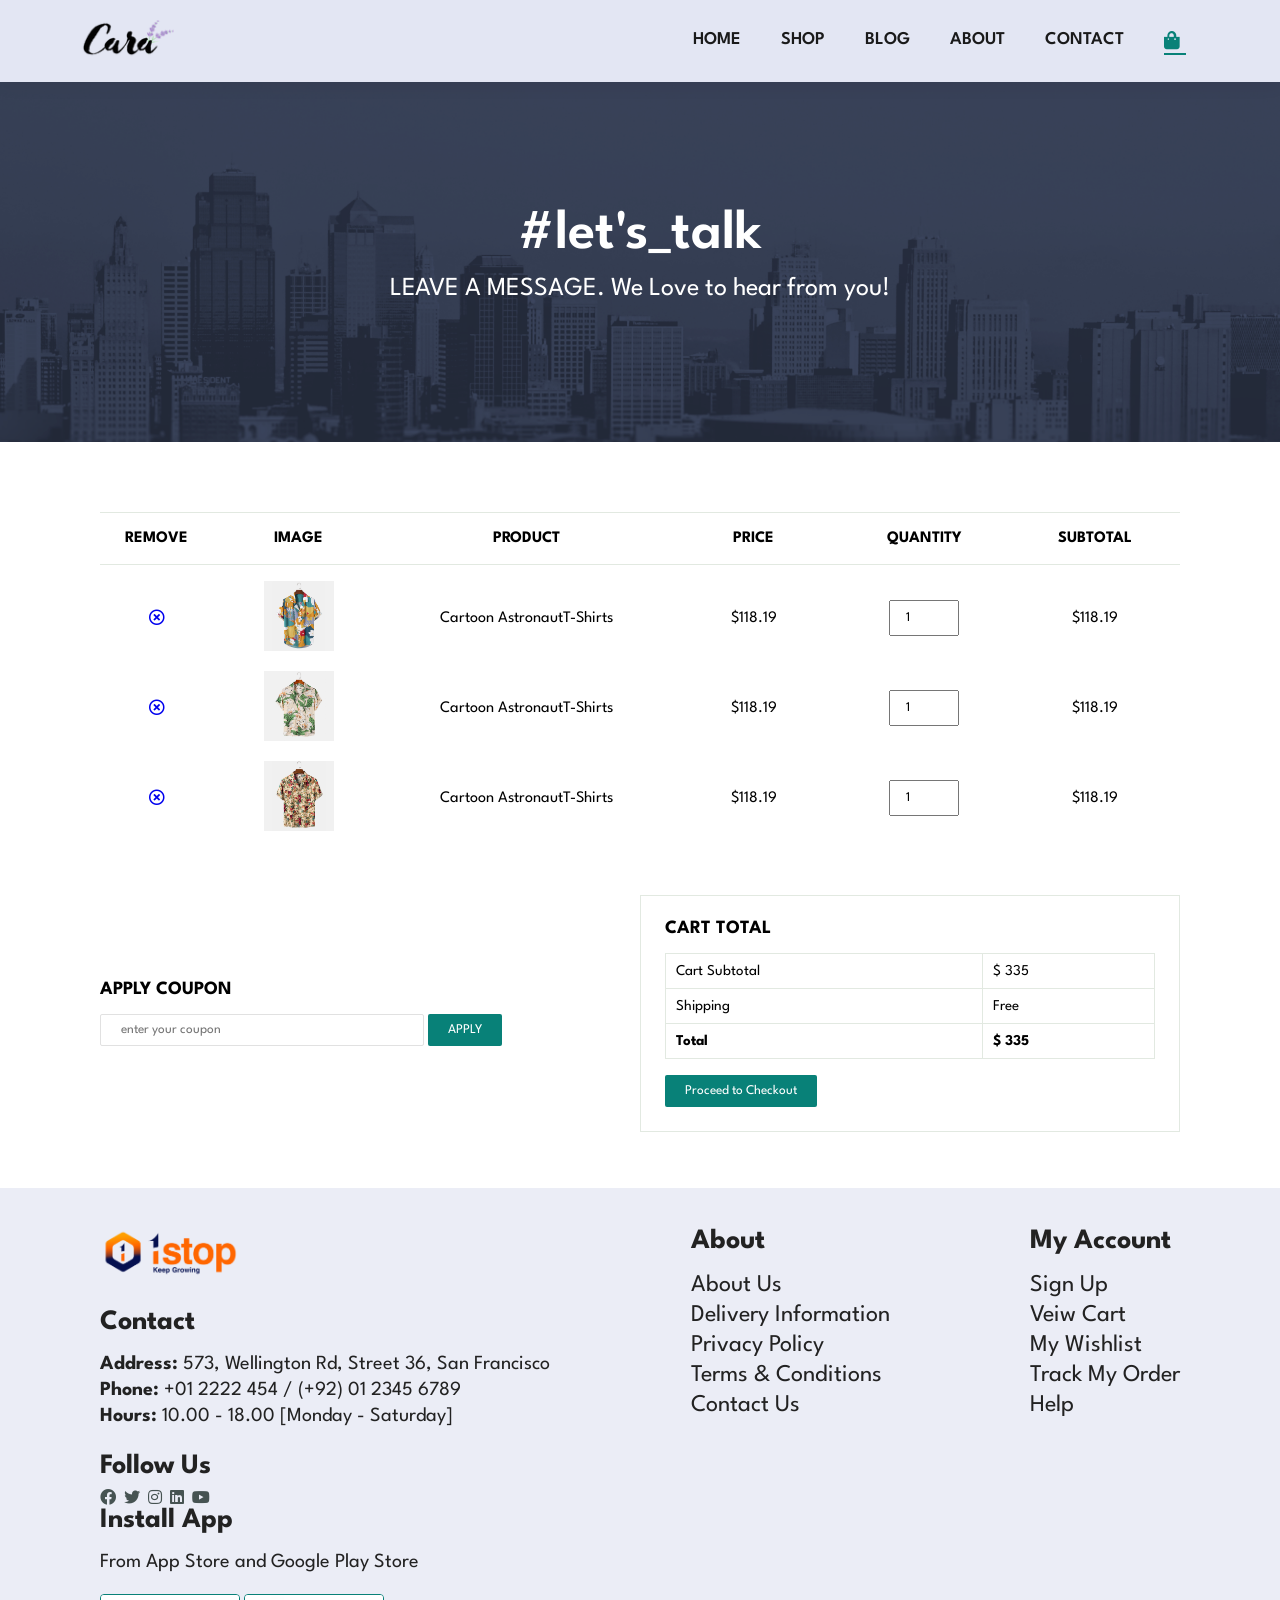
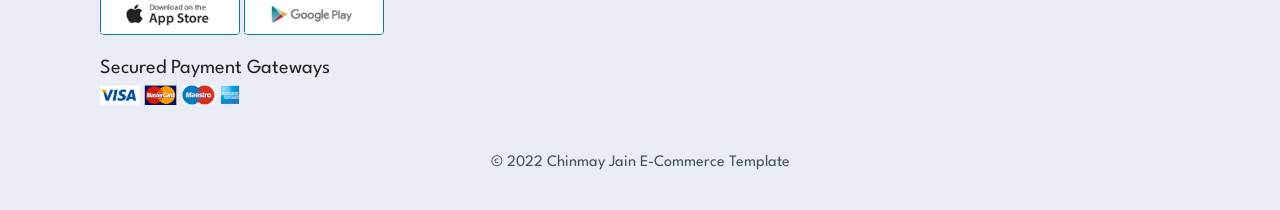
<file: cart.html>
<!DOCTYPE html>
<html lang="en">
<head>
    <meta charset="UTF-8">
    <meta http-equiv="X-UA-Compatible" content="IE=edge">
    <meta name="viewport" content="width=device-width, initial-scale=1.0">
    <link rel="stylesheet" href="ecom.css">
    <link rel="stylesheet" href="https://use.fontawesome.com/releases/v5.15.4/css/all.css"/>
    <title>Blogs : E-Commerce</title>
</head>
<body>
    <header>
        <div class="logo">
            <img src="logo.png" width="134px">
        </div>
        <nav id="navbar">
            <ul id="navbarr">
                <li><a href="ecom.html">HOME</a></li>
                <li><a href="shop.html">SHOP</a></li>
                <li><a href="blog.html">BLOG</a></li>
                <li><a href="about.html">ABOUT</a></li>
                <li><a href="contact.html">CONTACT</a></li>
                <li id="bag"><a href="cart.html"  class="active"><i class="fa fa-shopping-bag" aria-hidden="true"></i></a></li>
                <a href="#" id="close"><i class="fas fa-times"></i></a>
            </ul>
        </nav>

        <div id="portrait">
            <a href="cart.html"><i class="fa fa-shopping-bag" aria-hidden="true"></i></a>
            <i id="bar" class="fas fa-outdent"></i>
        </div>
    </header>

    <section id="page-header" class="about-header">
        <h2>
            #let's_talk
        </h2>
        <p class="contact-p">
            LEAVE A MESSAGE. We Love to hear from you!
        </p>
    </section>

    <section id="cart">
        <table>
            <thead>
                <tr>
                    <td>Remove</td>
                    <td>Image</td>
                    <td>Product</td>
                    <td>Price</td>
                    <td>Quantity</td>
                    <td>Subtotal</td>
                </tr>
            </thead>
            <tbody>
                <tr>
                    <td><a href="#"><i class="far fa-times-circle"></i></a></td>
                    <td><img src="products/f1.jpg"alt=""></td>
                    <td>Cartoon AstronautT-Shirts</td>
                    <td>$118.19</td>
                    <td><input type="number"value="1"></td>
                    <td>$118.19</td>
                </tr>
                <tr>
                    <td><a href="#"><i class="far fa-times-circle"></i></a></td>
                    <td><img src="products/f2.jpg"alt=""></td>
                    <td>Cartoon AstronautT-Shirts</td>
                    <td>$118.19</td>
                    <td><input type="number"value="1"></td>
                    <td>$118.19</td>
                </tr>
                <tr>
                    <td><a href="#"><i class="far fa-times-circle"></i></a></td>
                    <td><img src="products/f3.jpg"alt=""></td>
                    <td>Cartoon AstronautT-Shirts</td>
                    <td>$118.19</td>
                    <td><input type="number"value="1"></td>
                    <td>$118.19</td>
                </tr>
            </tbody>
        </table>
    </section>

    <section id="cart-add">
        <div id="coupon">
            <h3>
                APPLY COUPON
            </h3>
            <div>
                <input type="text" placeholder="enter your coupon">
                <button>APPLY</button>
            </div>
        </div>
        <div id="subtotal">
            <h3>
                CART TOTAL
            </h3>
            <table>
                <tr>
                    <td>Cart Subtotal</td>
                    <td>$ 335</td>
                </tr>
                <tr>
                    <td>Shipping</td>
                    <td>Free</td>
                </tr>
                <tr>
                    <td><strong>Total</strong></td>
                    <td><strong>$ 335</strong></td>
                </tr>
            </table>
            <button>Proceed to Checkout</button>
        </div>
    </section>

    <footer>
        <div class="col">
            <img src="1stop.png" width="128px">
            <h4>
                Contact
            </h4>
            <p>
                <strong>Address:</strong> 573, Wellington Rd, Street 36, San Francisco
            </p>
            <p>
                <strong>Phone:</strong> +01 2222 454 / (+92) 01 2345 6789
            </p>
            <p>
                <strong>Hours:</strong> 10.00 - 18.00 [Monday - Saturday]
            </p>
            <div id="follow">
                <h4>
                    Follow Us
                </h4>
                <div class="icon">
                    <i class="fab fa-facebook"></i>
                    <i class="fab fa-twitter"></i>
                    <i class="fab fa-instagram"></i>
                    <i class="fab fa-linkedin"></i>
                    <i class="fab fa-youtube"></i>
                </div>
            </div>
        </div>
        <div class="col">
            <h4>
                About
            </h4>
            <a href="#">
                About Us
            </a>
            <a href="#">
                Delivery Information
            </a>
            <a href="#">
                Privacy Policy
            </a>
            <a href="#">
                Terms & Conditions
            </a>
            <a href="#">
                Contact Us
            </a>
        </div>
        <div class="col">
            <h4>
                My Account
            </h4>
            <a href="#">
                Sign Up
            </a>
            <a href="#">
                Veiw Cart
            </a>
            <a href="#">
                My Wishlist
            </a>
            <a href="#">
                Track My Order
            </a>
            <a href="#">
                Help
            </a>
        </div>
        <div class="col">
            <h4>
                Install App
            </h4>
            <p>
                From App Store and Google Play Store
            </p>
            <div class="install">
                <img src="pay/app.jpg" alt="">
                <img src="pay/play.jpg" alt="">
            </div>
            <p>
                Secured Payment Gateways
            </p>
            <img src="pay/pay.png" alt="">
        </div>
        <div id="copyright">
            <p>
                © 2022 Chinmay Jain E-Commerce Template
            </p>
        </div>
    </footer>

    <script src="ecom.js"></script>

</body>
</html>
</file>
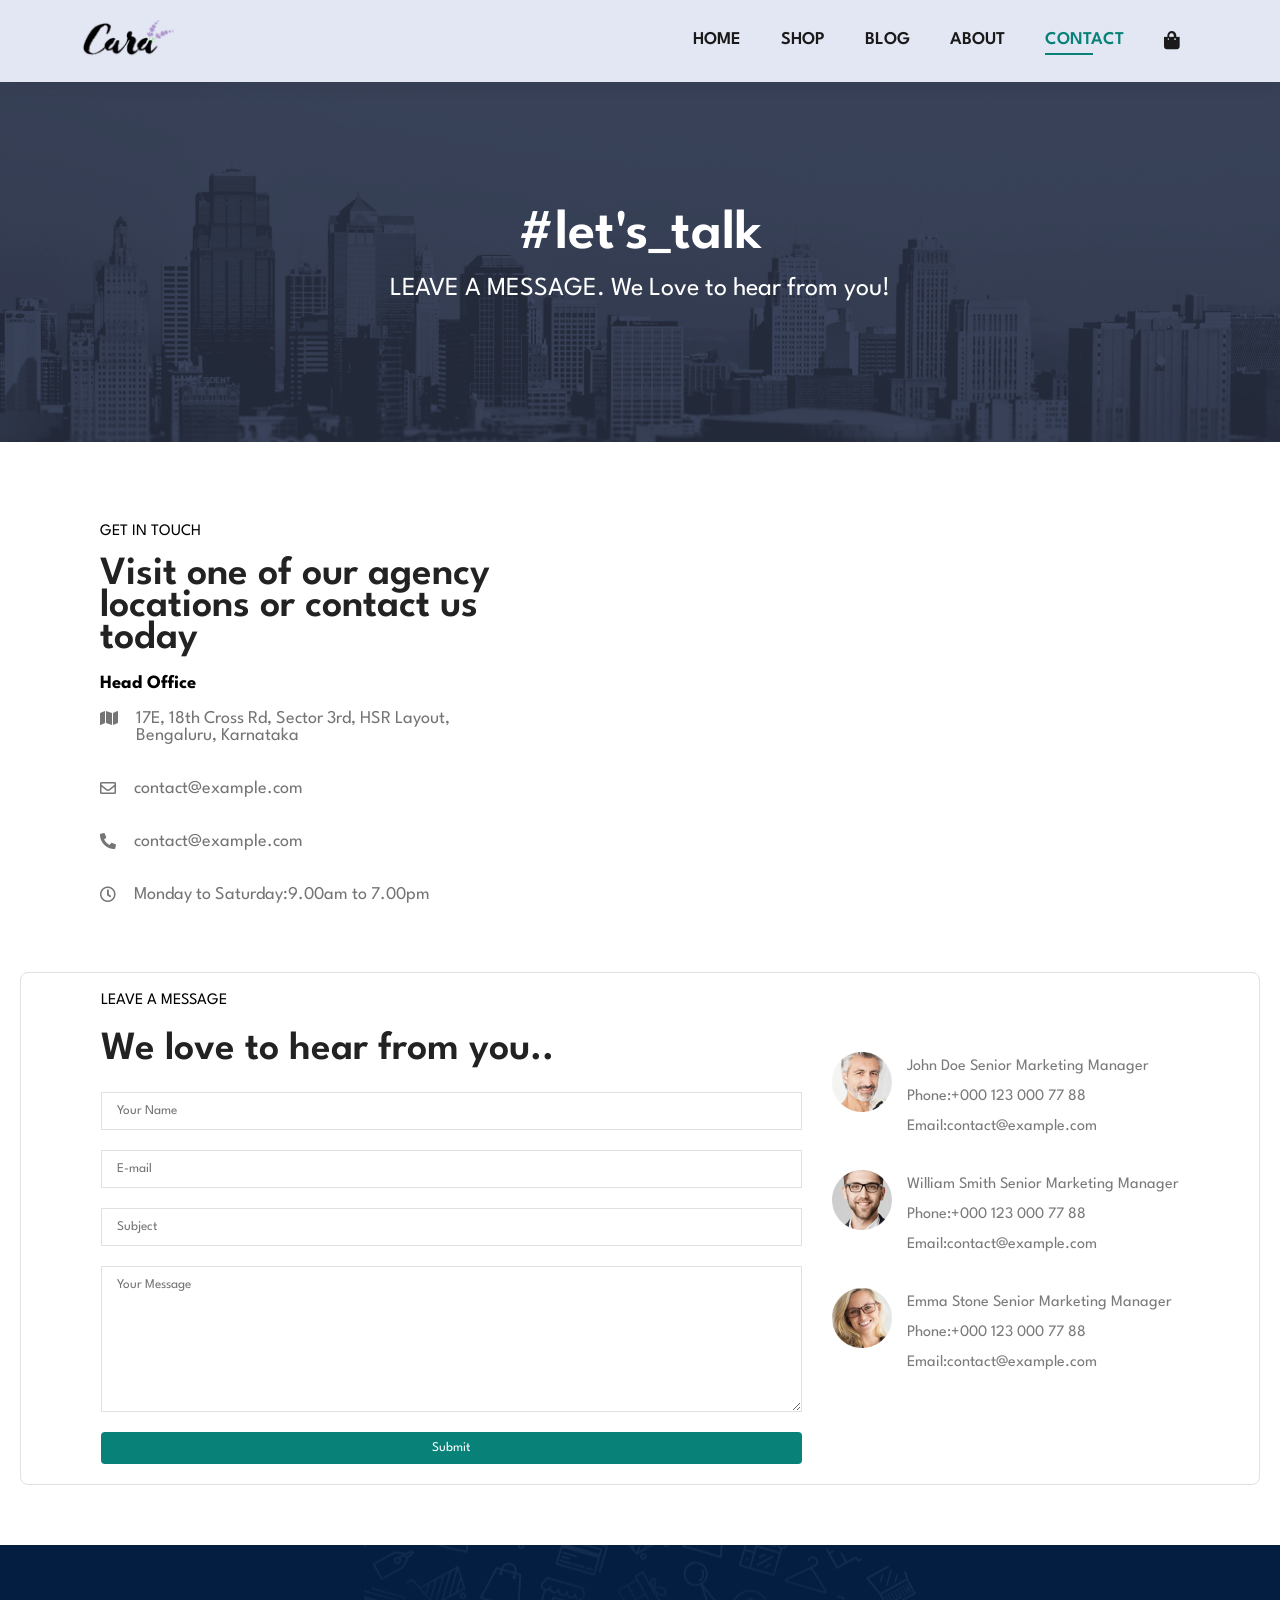
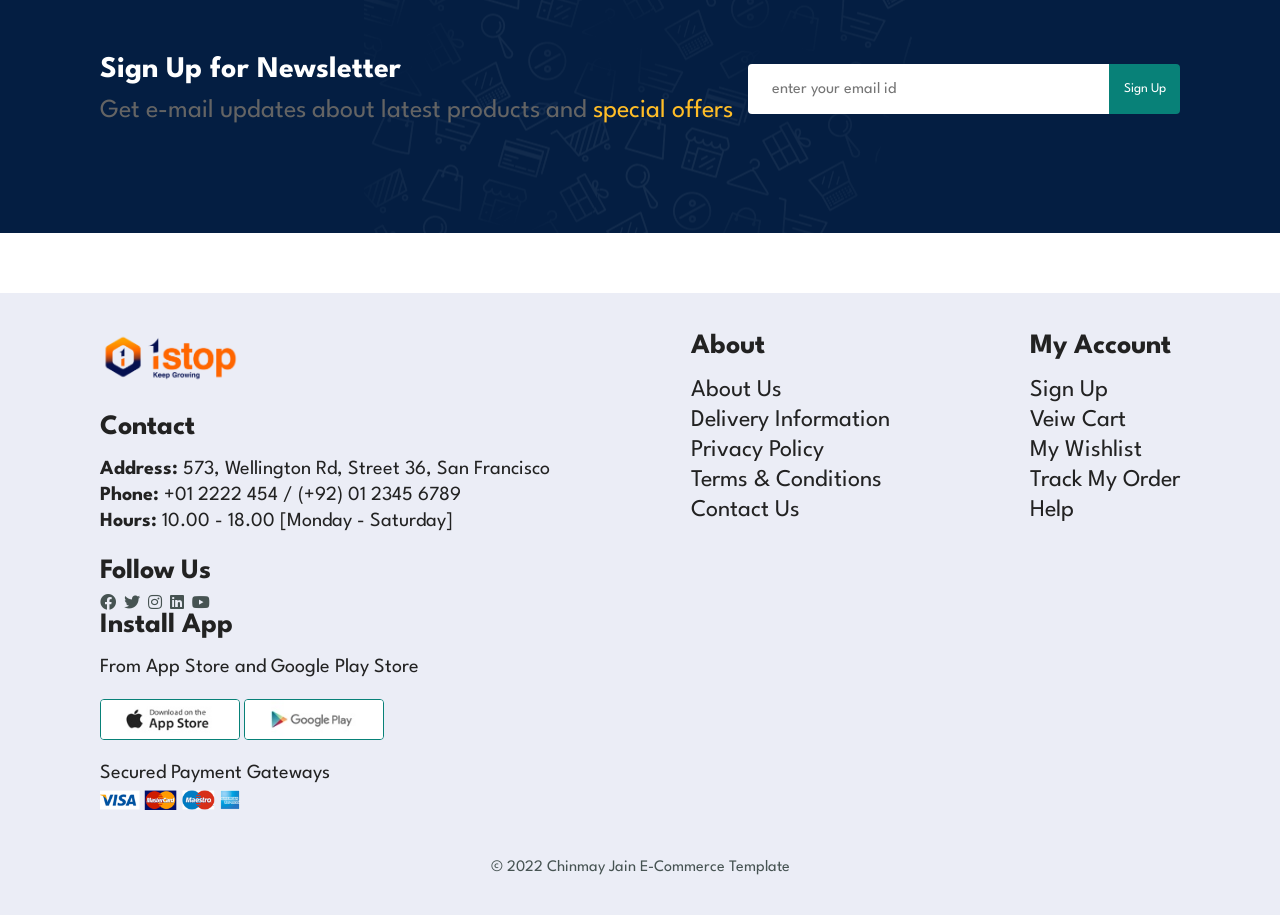
<file: contact.html>
<!DOCTYPE html>
<html lang="en">
<head>
    <meta charset="UTF-8">
    <meta http-equiv="X-UA-Compatible" content="IE=edge">
    <meta name="viewport" content="width=device-width, initial-scale=1.0">
    <link rel="stylesheet" href="ecom.css">
    <link rel="stylesheet" href="https://use.fontawesome.com/releases/v5.15.4/css/all.css"/>
    <title>Blogs : E-Commerce</title>
</head>
<body>
    <header>
        <div class="logo">
            <img src="logo.png" width="134px">
        </div>
        <nav id="navbar">
            <ul id="navbarr">
                <li><a href="ecom.html">HOME</a></li>
                <li><a href="shop.html">SHOP</a></li>
                <li><a href="blog.html">BLOG</a></li>
                <li><a href="about.html">ABOUT</a></li>
                <li><a href="contact.html" class="active">CONTACT</a></li>
                <li id="bag"><a href="cart.html"><i class="fa fa-shopping-bag" aria-hidden="true"></i></a></li>
                <a href="#" id="close"><i class="fas fa-times"></i></a>
            </ul>
        </nav>

        <div id="portrait">
            <a href="cart.html"><i class="fa fa-shopping-bag" aria-hidden="true"></i></a>
            <i id="bar" class="fas fa-outdent"></i>
        </div>
    </header>

    <section id="page-header" class="about-header">
        <h2>
            #let's_talk
        </h2>
        <p class="contact-p">
            LEAVE A MESSAGE. We Love to hear from you!
        </p>
    </section>

    <section id="contact">
        <div class="details">
            <span>GET IN TOUCH</span>
            <h2>Visit one of our agency locations or contact us today</h2>
            <h3>Head Office</h3>
            <div>
                <li>
                    <i class="fas fa-map"></i>
                    <p>17E, 18th Cross Rd, Sector 3rd, HSR Layout, Bengaluru, Karnataka</p>
                </li>
                <li>
                    <i class="far fa-envelope"></i>
                    <p>contact@example.com</p>
                </li>
                <li>
                    <i class="fas fa-phone-alt"></i>
                    <p>contact@example.com</p>
                </li>
                <li>
                    <i class="far fa-clock"></i>
                    <p>Monday to Saturday:9.00am to 7.00pm</p>
                </li>
            </div>
        </div>
        <div class="map">
            <iframe src="https://www.google.com/maps/embed?pb=!1m18!1m12!1m3!1d7777.998662786958!2d77.64154817427921!3d12.907764213590964!2m3!1f0!2f0!3f0!3m2!1i1024!2i768!4f13.1!3m3!1m2!1s0x3bae15400539b081%3A0xd2ab89c277c8e8df!2s1stop!5e0!3m2!1sen!2sin!4v1659879093781!5m2!1sen!2sin" width="600" height="450" style="border:0;" allowfullscreen="" loading="lazy" referrerpolicy="no-referrer-when-downgrade"></iframe>
        </div>
    </section>

    <section id="form-details">
        <form name="contact-us" method="post">
            <span>LEAVE A MESSAGE</span>
            <h2>We love to hear from you..</h2>
            <!-- data is fetched to google sheets 
            link : https://docs.google.com/spreadsheets/d/1dT-KW_4ucDEoobw_APM3agjMtwXZYU5KRY54jp-dEjs/edit?usp=sharing -->
            <input type="text" placeholder="Your Name" name="Name">
            <input type="email" placeholder="E-mail" name="E-mail" required>
            <input type="text" placeholder="Subject" name="Subject">
            <textarea name="Message" id="" cols="30" rows="10" placeholder="Your Message" required></textarea>
            <button>Submit</button>
        </form>
        <div class="people">
            <div>
                <img src="people/1.png" alt="">
                <p><span>John Doe </span>Senior Marketing Manager <br> Phone:+000 123 000 77 88 <br> Email:contact@example.com</p>
            </div>
            <div>
                <img src="people/2.png" alt="">
                <p><span>William Smith </span>Senior Marketing Manager <br> Phone:+000 123 000 77 88 <br> Email:contact@example.com</p>
            </div>
           <div>
                <img src="people/3.png" alt="">
                <p><span>Emma Stone </span>Senior Marketing Manager <br> Phone:+000 123 000 77 88 <br> Email:contact@example.com</p>
            </div>
        </div>
   </section>

   

    <section id="newsletter">
    <div class="news-text">
        <h4>
            Sign Up for Newsletter
        </h4>
        <p>
            Get e-mail updates about latest products and <span>special offers</span>
        </p>
    </div>
    <div class="news-form">
        <input type="email" name="email" id="email" placeholder=" enter your email id">
        <button>Sign Up</button>
    </div>
    </section>

    <footer>
        <div class="col">
            <img src="1stop.png" width="128px">
            <h4>
                Contact
            </h4>
            <p>
                <strong>Address:</strong> 573, Wellington Rd, Street 36, San Francisco
            </p>
            <p>
                <strong>Phone:</strong> +01 2222 454 / (+92) 01 2345 6789
            </p>
            <p>
                <strong>Hours:</strong> 10.00 - 18.00 [Monday - Saturday]
            </p>
            <div id="follow">
                <h4>
                    Follow Us
                </h4>
                <div class="icon">
                    <i class="fab fa-facebook"></i>
                    <i class="fab fa-twitter"></i>
                    <i class="fab fa-instagram"></i>
                    <i class="fab fa-linkedin"></i>
                    <i class="fab fa-youtube"></i>
                </div>
            </div>
        </div>
        <div class="col">
            <h4>
                About
            </h4>
            <a href="#">
                About Us
            </a>
            <a href="#">
                Delivery Information
            </a>
            <a href="#">
                Privacy Policy
            </a>
            <a href="#">
                Terms & Conditions
            </a>
            <a href="#">
                Contact Us
            </a>
        </div>
        <div class="col">
            <h4>
                My Account
            </h4>
            <a href="#">
                Sign Up
            </a>
            <a href="#">
                Veiw Cart
            </a>
            <a href="#">
                My Wishlist
            </a>
            <a href="#">
                Track My Order
            </a>
            <a href="#">
                Help
            </a>
        </div>
        <div class="col">
            <h4>
                Install App
            </h4>
            <p>
                From App Store and Google Play Store
            </p>
            <div class="install">
                <img src="pay/app.jpg" alt="">
                <img src="pay/play.jpg" alt="">
            </div>
            <p>
                Secured Payment Gateways
            </p>
            <img src="pay/pay.png" alt="">
        </div>
        <div id="copyright">
            <p>
                © 2022 Chinmay Jain E-Commerce Template
            </p>
        </div>
    </footer>

    <script>
        const scriptURL = 'https://script.google.com/macros/s/AKfycbx_cikQ1x9p8F_4BWFSTFVoB2KFmJTDGQKlyNOSLlkoWVy_kPvCx5cT1xoe6zFDYWeQ0Q/exec'
        const form = document.forms['contact-us']
      
        form.addEventListener('submit', e => {
          e.preventDefault()
          fetch(scriptURL, { method: 'POST', body: new FormData(form)})
            .then(response => alert("Thanks for Contacting us..! We Will Contact You Soon..."))
            .catch(error => console.error('Error!', error.message))
        })
    </script>
    <script src="ecom.js"></script>


</body>
</html>
</file>
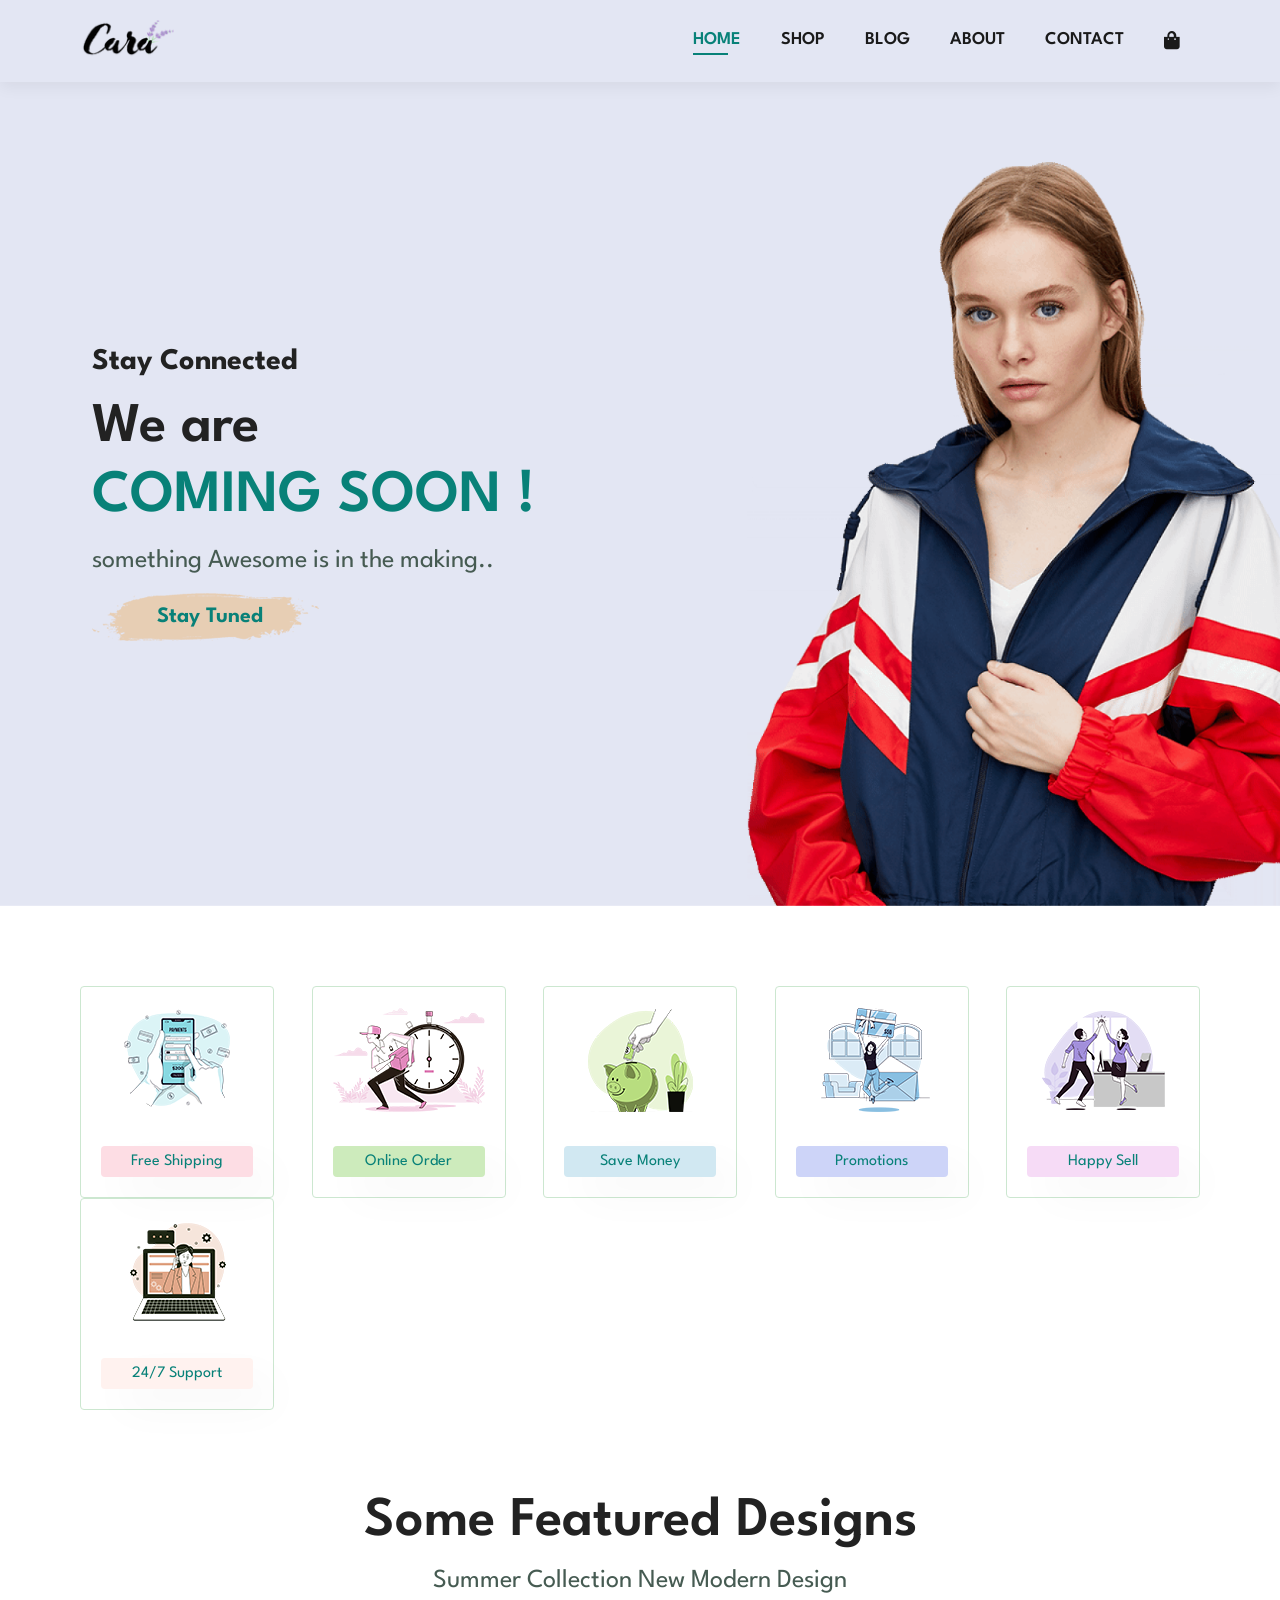
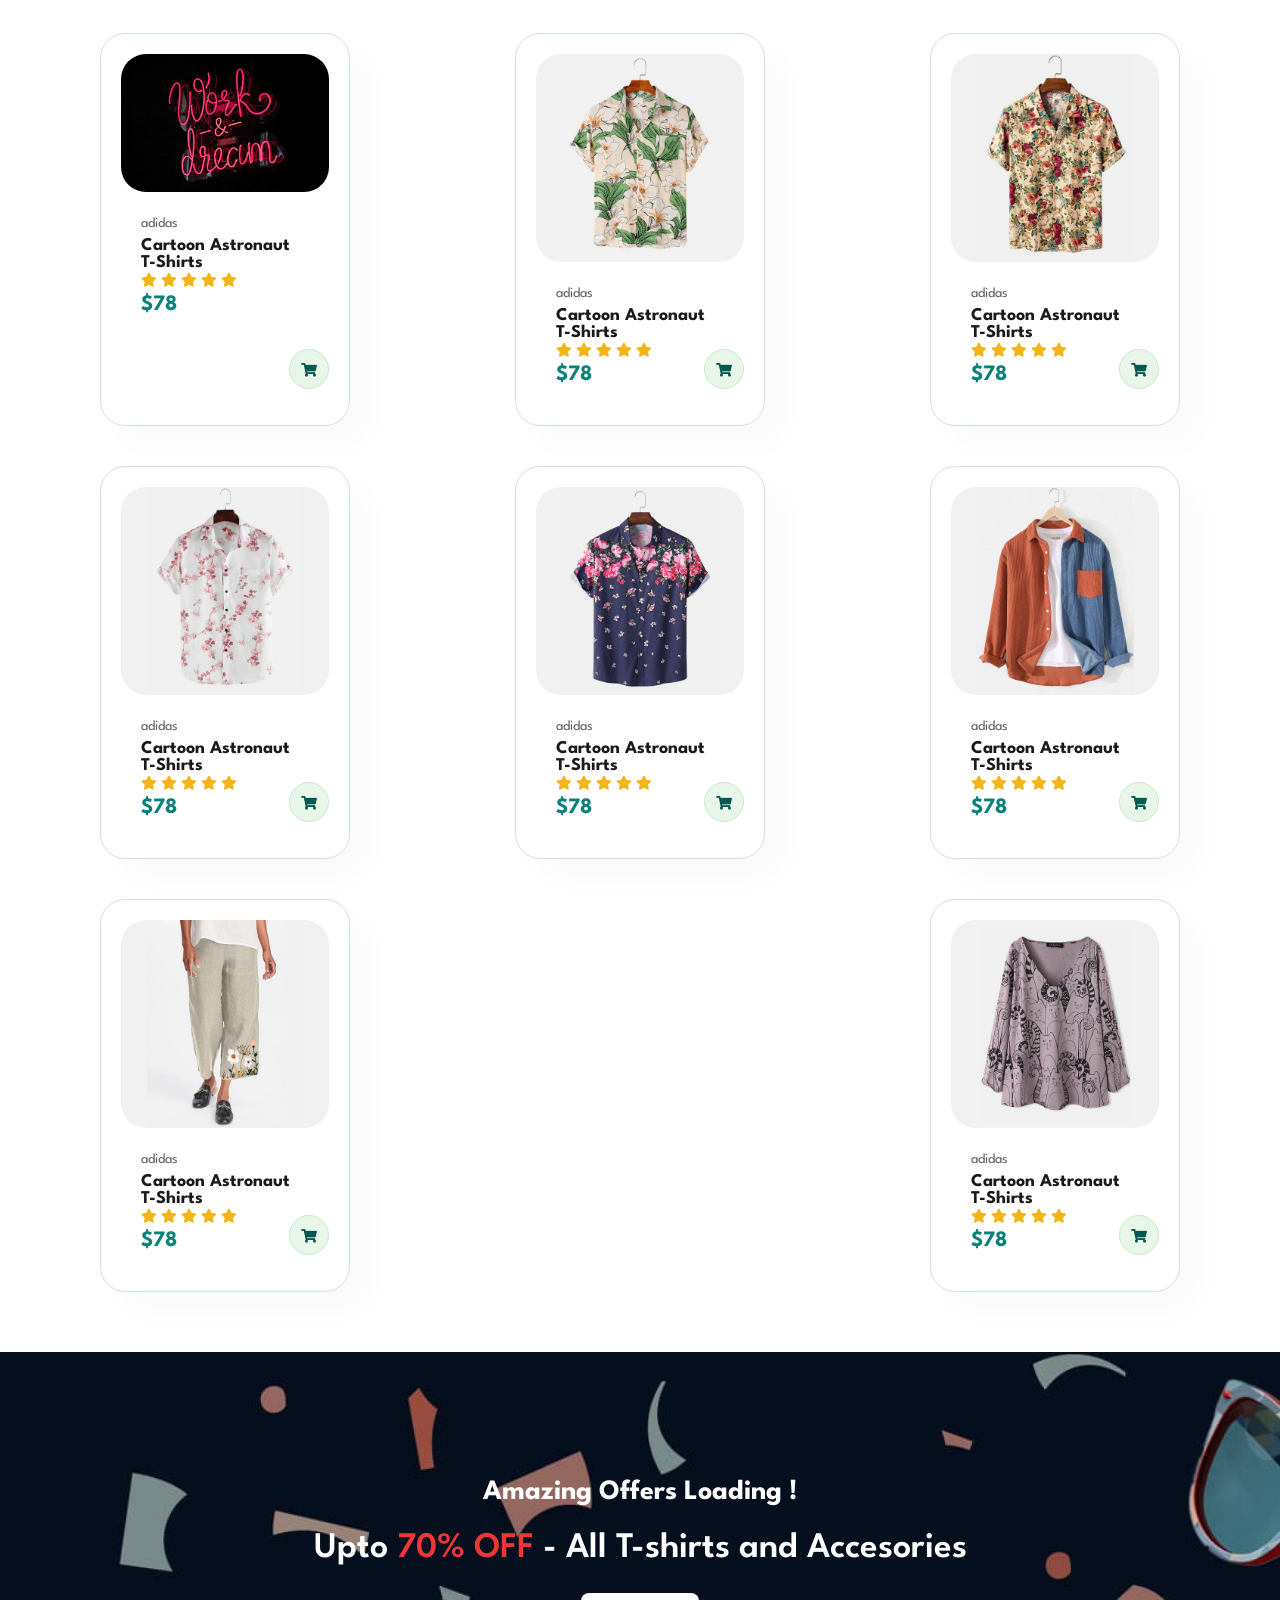
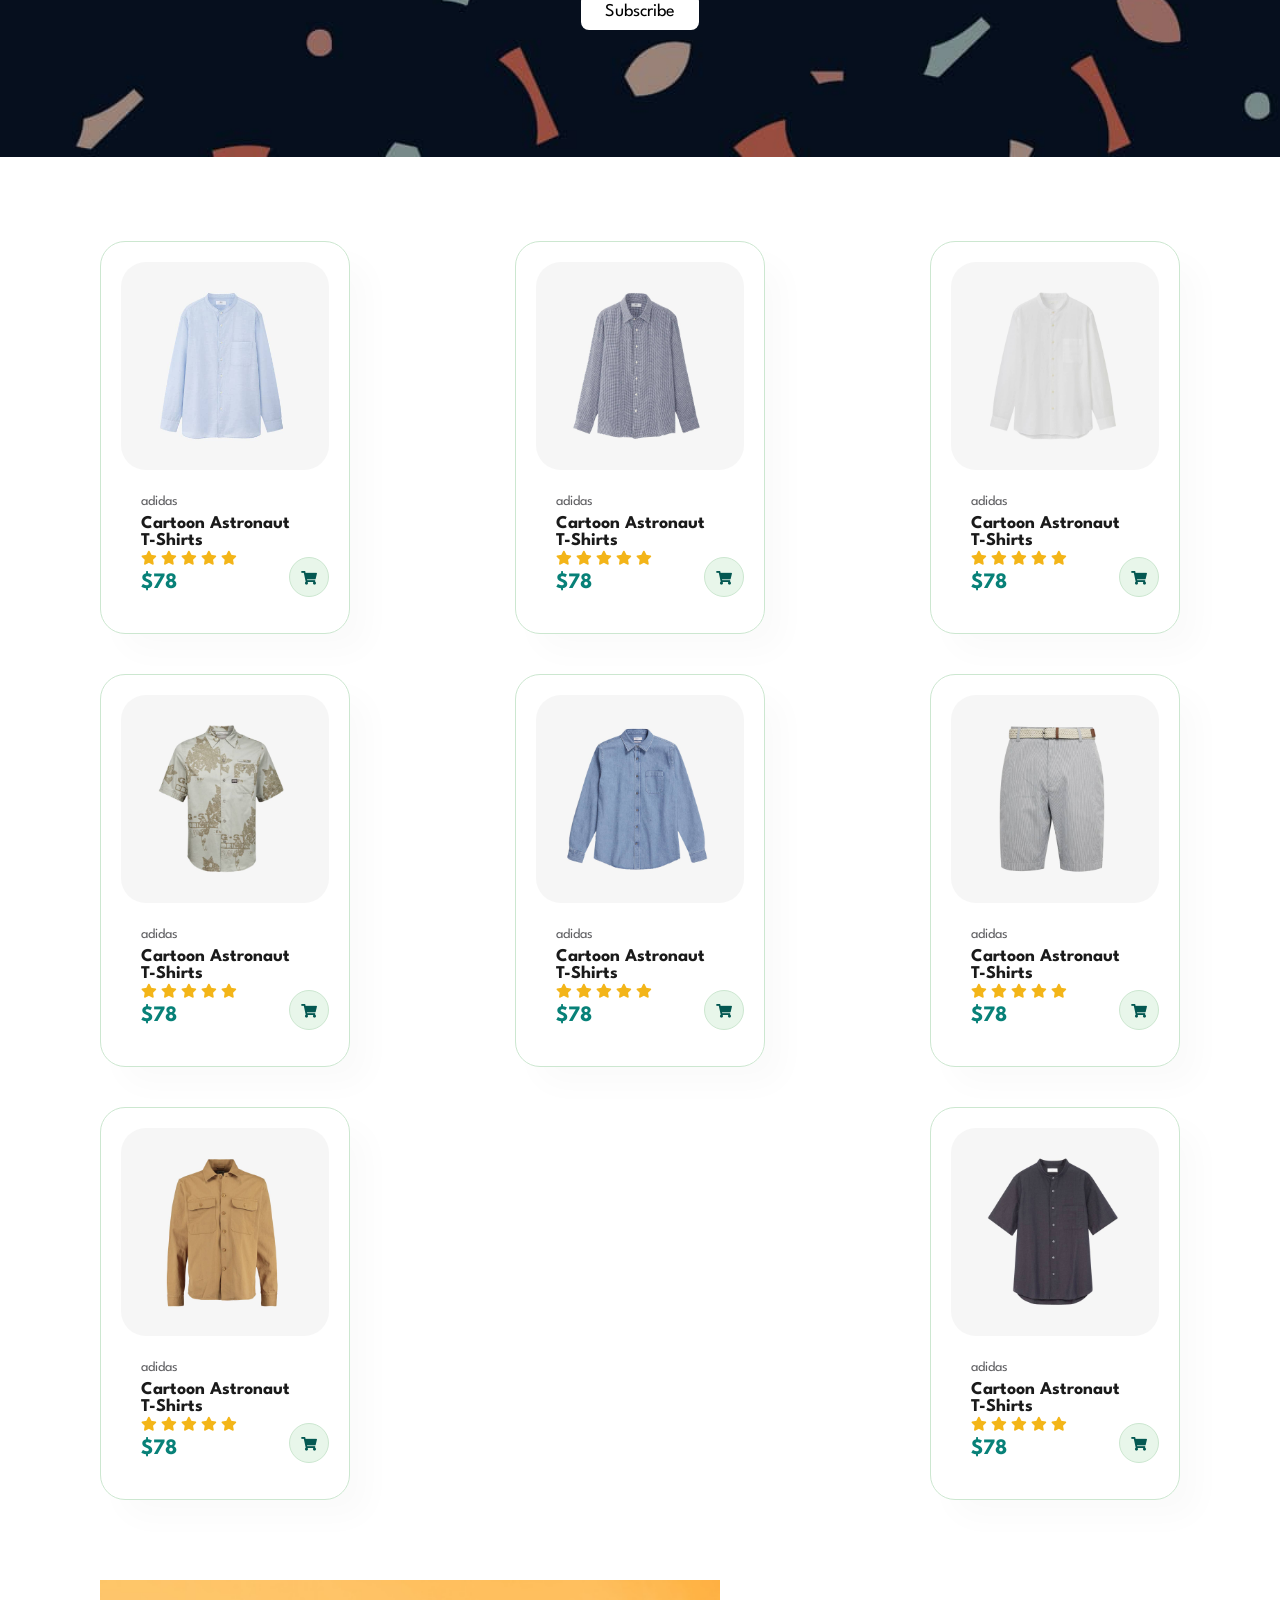
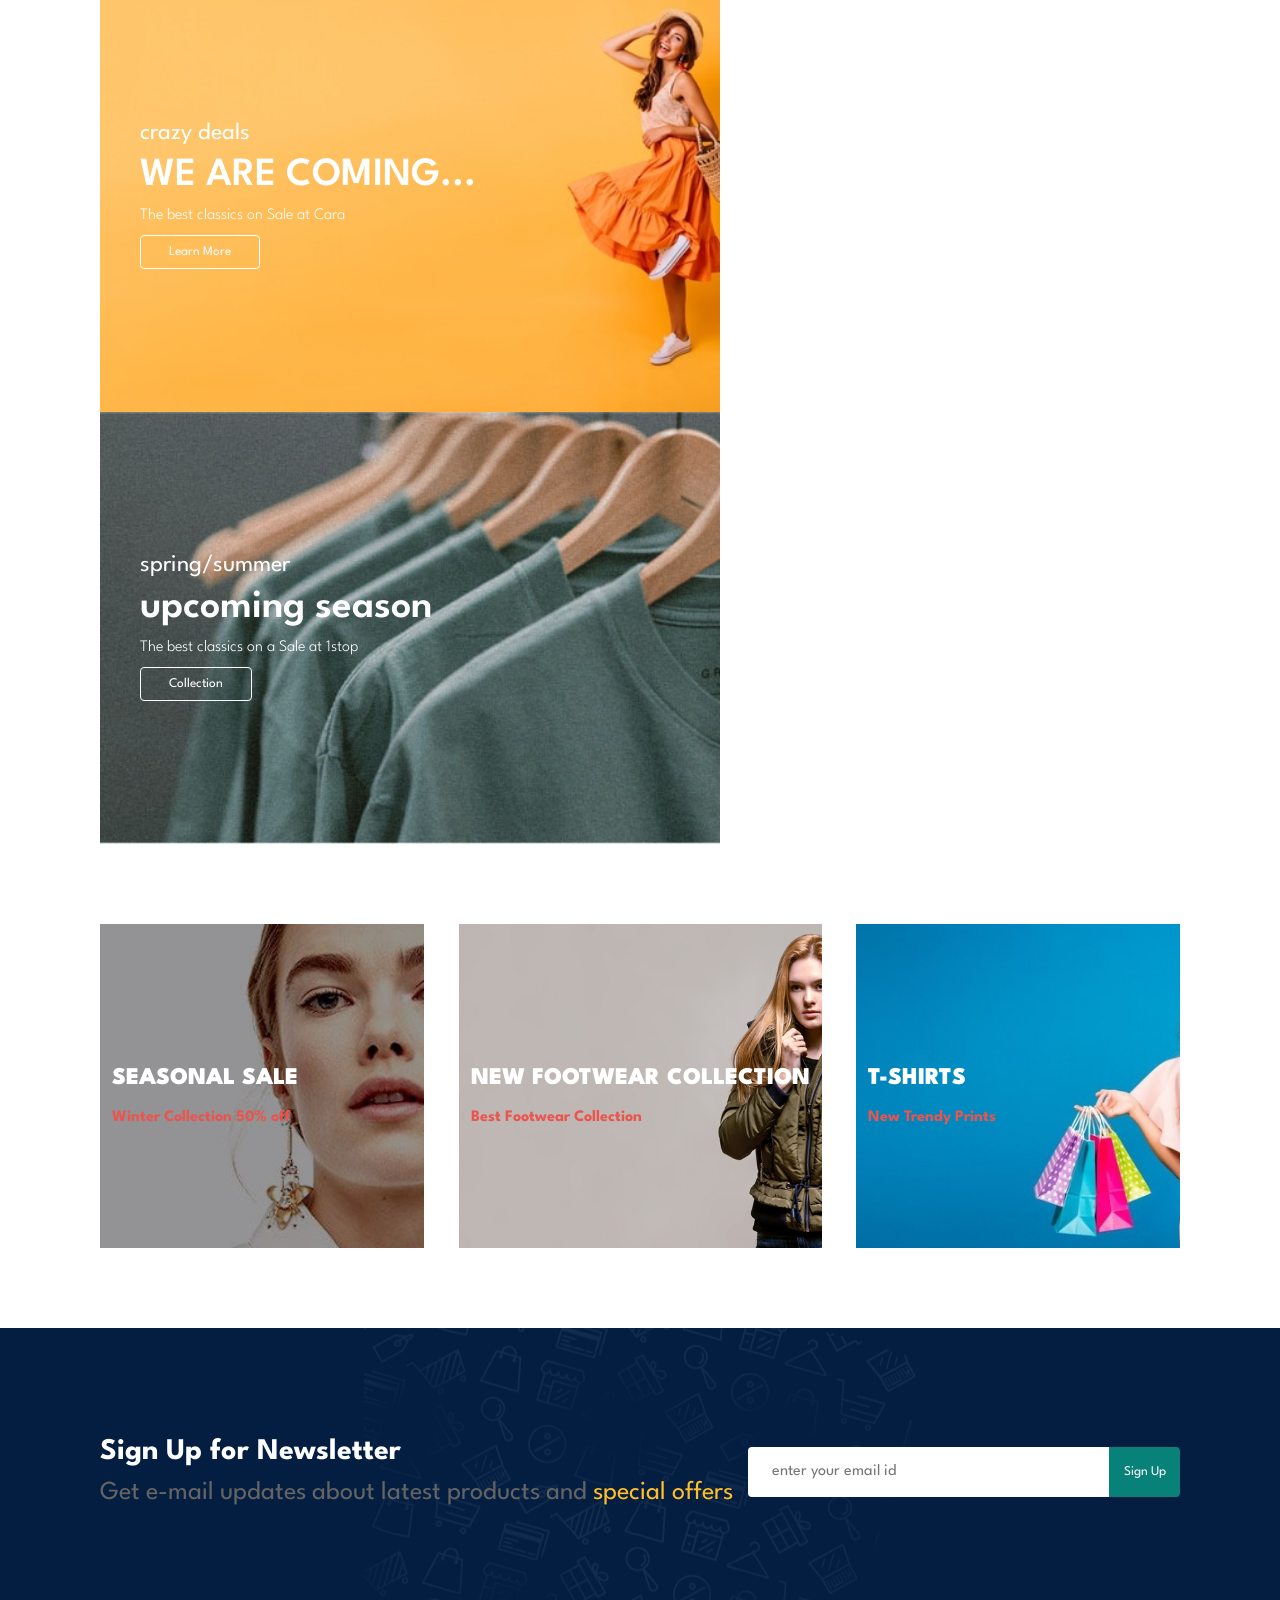
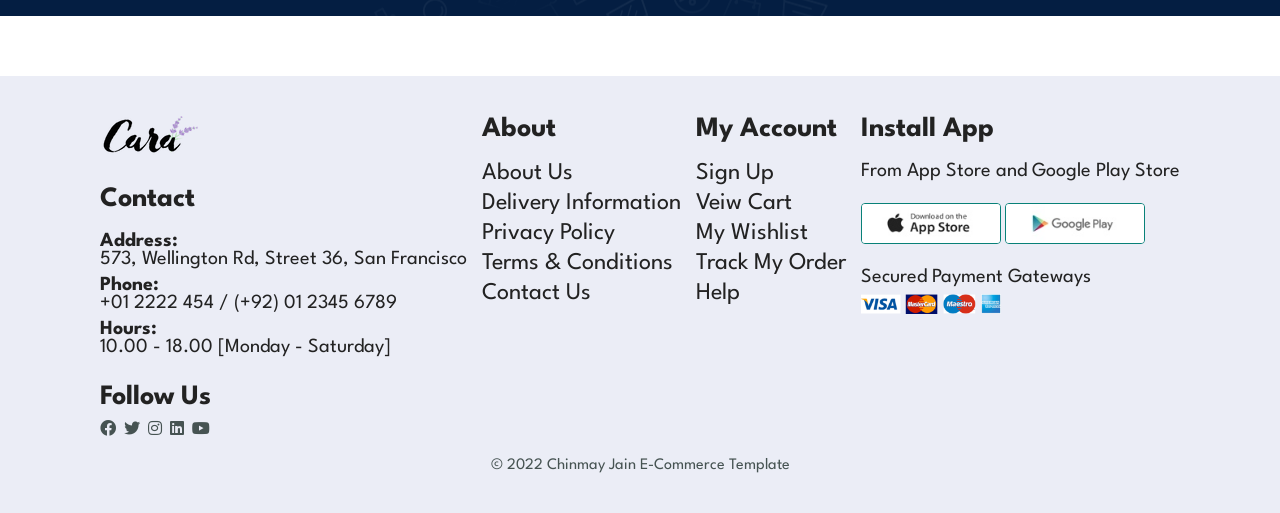
<file: ecommerce.html>
<!DOCTYPE html>
<html lang="en">
<head>
    <meta charset="UTF-8">
    <meta http-equiv="X-UA-Compatible" content="IE=edge">
    <meta name="viewport" content="width=device-width, initial-scale=1.0">
    <!-- <link href="https://cdn.jsdelivr.net/npm/bootstrap@5.2.0/dist/css/bootstrap.min.css" rel="stylesheet" integrity="sha384-gH2yIJqKdNHPEq0n4Mqa/HGKIhSkIHeL5AyhkYV8i59U5AR6csBvApHHNl/vI1Bx" crossorigin="anonymous"> -->
    <link rel="stylesheet" href="https://use.fontawesome.com/releases/v5.15.4/css/all.css"/>
    <link rel="stylesheet" href="ecommerce.css">
    <title>E-Commerce</title>
    
</head>
<body>
    <header>
        <div class="logo">
            <img src="logo.png" width="134px">
        </div>
        <nav id="navbar">
            <ul id="navbarr">
                <li><a href="#" class="active">HOME</a></li>
                <li><a href="#">SHOP</a></li>
                <li><a href="#">BLOG</a></li>
                <li><a href="#">ABOUT</a></li>
                <li><a href="#">CONTACT</a></li>
                <li id="bag"><a href="#"><i class="fa fa-shopping-bag" aria-hidden="true"></i></a></li>
                <a href="#" id="close"><i class="fas fa-times"></i></a>
            </ul>
        </nav>

        <div id="portrait">
            <a href="#"><i class="fa fa-shopping-bag" aria-hidden="true"></i></a>
            <i id="bar" class="fas fa-outdent"></i>
        </div>
    </header>

    <section id="hero">
        <h4>
            Stay Connected
        </h4>
        <h2>
            We are
        </h2>
        <h1>
            COMING SOON !
        </h1>
        <p>
            something Awesome is in the making..
        </p>
        <button>
            Stay Tuned
        </button>
    </section>

    <section id="features">
        <div class="fe-box">
            <img src="features/f1.png">
            <h6>Free Shipping</h6>
        </div>
        <div class="fe-box">
            <img src="features/f2.png">
            <h6>Online Order</h6>
        </div>
        <div class="fe-box">
            <img src="features/f3.png">
            <h6>Save Money</h6>
        </div>
        <div class="fe-box">
            <img src="features/f4.png">
            <h6>Promotions</h6>
        </div>
        <div class="fe-box">
            <img src="features/f5.png">
            <h6>Happy Sell</h6>
        </div>
        <div class="fe-box">
            <img src="features/f6.png">
            <h6>24/7 Support</h6>
        </div>
    </section>

    <section id="featured-products">
        <h2>
            Some Featured Designs
        </h2>
        <p>
            Summer Collection New Modern Design 
        </p>
        <div class="feature-container">
            <div class="product">
                <img src="products/andy-vult-bs4qtd2NsGI-unsplash.jpg">
                <div class="description">
                    <span>adidas</span>
                    <h5>Cartoon Astronaut T-Shirts</h5>
                    <div class="star">
                        <i class="fas fa-star"></i>
                        <i class="fas fa-star"></i>
                        <i class="fas fa-star"></i>
                        <i class="fas fa-star"></i>
                        <i class="fas fa-star"></i>
                    </div>
                    <h4>
                        $78
                    </h4>
                    <a href="#"> <i class="fas fa-shopping-cart"></i> </a>
                </div>
            </div>
            <div class="product">
                <img src="products/f2.jpg">
                <div class="description">
                    <span>adidas</span>
                    <h5>Cartoon Astronaut T-Shirts</h5>
                    <div class="star">
                        <i class="fas fa-star"></i>
                        <i class="fas fa-star"></i>
                        <i class="fas fa-star"></i>
                        <i class="fas fa-star"></i>
                        <i class="fas fa-star"></i>
                    </div>
                    <h4>
                        $78
                    </h4>
                    <a href="#"> <i class="fas fa-shopping-cart"></i> </a>
                </div>
            </div>
            <div class="product">
                <img src="products/f3.jpg">
                <div class="description">
                    <span>adidas</span>
                    <h5>Cartoon Astronaut T-Shirts</h5>
                    <div class="star">
                        <i class="fas fa-star"></i>
                        <i class="fas fa-star"></i>
                        <i class="fas fa-star"></i>
                        <i class="fas fa-star"></i>
                        <i class="fas fa-star"></i>
                    </div>
                    <h4>
                        $78
                    </h4>
                    <a href="#"> <i class="fas fa-shopping-cart"></i> </a>
                </div>
            </div>
            <div class="product">
                <img src="products/f4.jpg">
                <div class="description">
                    <span>adidas</span>
                    <h5>Cartoon Astronaut T-Shirts</h5>
                    <div class="star">
                        <i class="fas fa-star"></i>
                        <i class="fas fa-star"></i>
                        <i class="fas fa-star"></i>
                        <i class="fas fa-star"></i>
                        <i class="fas fa-star"></i>
                    </div>
                    <h4>
                        $78
                    </h4>
                    <a href="#"> <i class="fas fa-shopping-cart"></i> </a>
                </div>
            </div>
            <div class="product">
                <img src="products/f5.jpg">
                <div class="description">
                    <span>adidas</span>
                    <h5>Cartoon Astronaut T-Shirts</h5>
                    <div class="star">
                        <i class="fas fa-star"></i>
                        <i class="fas fa-star"></i>
                        <i class="fas fa-star"></i>
                        <i class="fas fa-star"></i>
                        <i class="fas fa-star"></i>
                    </div>
                    <h4>
                        $78
                    </h4>
                    <a href="#"> <i class="fas fa-shopping-cart"></i> </a>
                </div>
            </div>
            <div class="product">
                <img src="products/f6.jpg">
                <div class="description">
                    <span>adidas</span>
                    <h5>Cartoon Astronaut T-Shirts</h5>
                    <div class="star">
                        <i class="fas fa-star"></i>
                        <i class="fas fa-star"></i>
                        <i class="fas fa-star"></i>
                        <i class="fas fa-star"></i>
                        <i class="fas fa-star"></i>
                    </div>
                    <h4>
                        $78
                    </h4>
                    <a href="#"> <i class="fas fa-shopping-cart"></i> </a>
                </div>
            </div>
            <div class="product">
                <img src="products/f7.jpg">
                <div class="description">
                    <span>adidas</span>
                    <h5>Cartoon Astronaut T-Shirts</h5>
                    <div class="star">
                        <i class="fas fa-star"></i>
                        <i class="fas fa-star"></i>
                        <i class="fas fa-star"></i>
                        <i class="fas fa-star"></i>
                        <i class="fas fa-star"></i>
                    </div>
                    <h4>
                        $78
                    </h4>
                    <a href="#"> <i class="fas fa-shopping-cart"></i> </a>
                </div>
            </div>
            <div class="product">
                <img src="products/f8.jpg">
                <div class="description">
                    <span>adidas</span>
                    <h5>Cartoon Astronaut T-Shirts</h5>
                    <div class="star">
                        <i class="fas fa-star"></i>
                        <i class="fas fa-star"></i>
                        <i class="fas fa-star"></i>
                        <i class="fas fa-star"></i>
                        <i class="fas fa-star"></i>
                    </div>
                    <h4>
                        $78
                    </h4>
                    <a href="#"><i class="fas fa-shopping-cart"></i></a>
                </div>
            </div>
    </section>

    <section id="banner">
        <h4>
            Amazing Offers Loading !
        </h4>
        <h2>
            Upto <span>70% OFF</span> - All T-shirts and Accesories
        </h2>
        <button class="bbutton">
            Subscribe
        </button>
    </section>

    <section id="featured-products">
        <!-- <h2>
            New Arrivals
        </h2> -->
        <!-- <p>
            Summer Collection New Modern Design 
        </p> -->
        <div class="feature-container">
            <div class="product">
                <img src="products/n1.jpg">
                <div class="description">
                    <span>adidas</span>
                    <h5>Cartoon Astronaut T-Shirts</h5>
                    <div class="star">
                        <i class="fas fa-star"></i>
                        <i class="fas fa-star"></i>
                        <i class="fas fa-star"></i>
                        <i class="fas fa-star"></i>
                        <i class="fas fa-star"></i>
                    </div>
                    <h4>
                        $78
                    </h4>
                    <a href="#"> <i class="fas fa-shopping-cart"></i> </a>
                </div>
            </div>
            <div class="product">
                <img src="products/n2.jpg">
                <div class="description">
                    <span>adidas</span>
                    <h5>Cartoon Astronaut T-Shirts</h5>
                    <div class="star">
                        <i class="fas fa-star"></i>
                        <i class="fas fa-star"></i>
                        <i class="fas fa-star"></i>
                        <i class="fas fa-star"></i>
                        <i class="fas fa-star"></i>
                    </div>
                    <h4>
                        $78
                    </h4>
                    <a href="#"> <i class="fas fa-shopping-cart"></i> </a>
                </div>
            </div>
            <div class="product">
                <img src="products/n3.jpg">
                <div class="description">
                    <span>adidas</span>
                    <h5>Cartoon Astronaut T-Shirts</h5>
                    <div class="star">
                        <i class="fas fa-star"></i>
                        <i class="fas fa-star"></i>
                        <i class="fas fa-star"></i>
                        <i class="fas fa-star"></i>
                        <i class="fas fa-star"></i>
                    </div>
                    <h4>
                        $78
                    </h4>
                    <a href="#"> <i class="fas fa-shopping-cart"></i> </a>
                </div>
            </div>
            <div class="product">
                <img src="products/n4.jpg">
                <div class="description">
                    <span>adidas</span>
                    <h5>Cartoon Astronaut T-Shirts</h5>
                    <div class="star">
                        <i class="fas fa-star"></i>
                        <i class="fas fa-star"></i>
                        <i class="fas fa-star"></i>
                        <i class="fas fa-star"></i>
                        <i class="fas fa-star"></i>
                    </div>
                    <h4>
                        $78
                    </h4>
                    <a href="#"> <i class="fas fa-shopping-cart"></i> </a>
                </div>
            </div>
            <div class="product">
                <img src="products/n5.jpg">
                <div class="description">
                    <span>adidas</span>
                    <h5>Cartoon Astronaut T-Shirts</h5>
                    <div class="star">
                        <i class="fas fa-star"></i>
                        <i class="fas fa-star"></i>
                        <i class="fas fa-star"></i>
                        <i class="fas fa-star"></i>
                        <i class="fas fa-star"></i>
                    </div>
                    <h4>
                        $78
                    </h4>
                    <a href="#"> <i class="fas fa-shopping-cart"></i> </a>
                </div>
            </div>
            <div class="product">
                <img src="products/n6.jpg">
                <div class="description">
                    <span>adidas</span>
                    <h5>Cartoon Astronaut T-Shirts</h5>
                    <div class="star">
                        <i class="fas fa-star"></i>
                        <i class="fas fa-star"></i>
                        <i class="fas fa-star"></i>
                        <i class="fas fa-star"></i>
                        <i class="fas fa-star"></i>
                    </div>
                    <h4>
                        $78
                    </h4>
                    <a href="#"> <i class="fas fa-shopping-cart"></i> </a>
                </div>
            </div>
            <div class="product">
                <img src="products/n7.jpg">
                <div class="description">
                    <span>adidas</span>
                    <h5>Cartoon Astronaut T-Shirts</h5>
                    <div class="star">
                        <i class="fas fa-star"></i>
                        <i class="fas fa-star"></i>
                        <i class="fas fa-star"></i>
                        <i class="fas fa-star"></i>
                        <i class="fas fa-star"></i>
                    </div>
                    <h4>
                        $78
                    </h4>
                    <a href="#"> <i class="fas fa-shopping-cart"></i> </a>
                </div>
            </div>
            <div class="product">
                <img src="products/n8.jpg">
                <div class="description">
                    <span>adidas</span>
                    <h5>Cartoon Astronaut T-Shirts</h5>
                    <div class="star">
                        <i class="fas fa-star"></i>
                        <i class="fas fa-star"></i>
                        <i class="fas fa-star"></i>
                        <i class="fas fa-star"></i>
                        <i class="fas fa-star"></i>
                    </div>
                    <h4>
                        $78
                    </h4>
                    <a href="#"> <i class="fas fa-shopping-cart"></i> </a>
                </div>
            </div>
    </section>

    <section id="sm-banner">
        <div class="banner-box">
            <h4>
                crazy deals
            </h4>
            <h2>
                WE ARE COMING...
            </h2>
            <span>
                The best classics on Sale at Cara
            </span>
            <button>
                Learn More
            </button>
        </div>
        <div class="banner-box banner-box2">
            <h4>
                spring/summer
            </h4>
            <h2>
                upcoming season
            </h2>
            <span>
                The best classics on a Sale at 1stop
            </span>
            <button>
                Collection
            </button>
        </div>
    </section>

    <section id="txt-banner">
        <div class="banner-box">
            <h2>
                SEASONAL SALE
            </h2>
            <h3>
                Winter Collection 50% off
            </h3>
        </div>
        <div class="banner-box banner-box-2">
            <h2>
                NEW FOOTWEAR COLLECTION
            </h2>
            <h3>
                Best Footwear Collection
            </h3>
        </div>
        <div class="banner-box banner-box-3">
            <h2>
                T-SHIRTS
            </h2>
            <h3>
                New Trendy Prints
            </h3>
        </div>
    </section>

    <!-- <section id="carousal">
        <h2>
            Checkout Our App
        </h2>
        <div id="carouselExampleIndicators" class="carousel carousel-dark slide" data-bs-ride="true">
            <div class="carousel-indicators">
              <button type="button" data-bs-target="#carouselExampleIndicators" data-bs-slide-to="0" class="active" aria-current="true" aria-label="Slide 1"></button>
              <button type="button" data-bs-target="#carouselExampleIndicators" data-bs-slide-to="1" aria-label="Slide 2"></button>
              <button type="button" data-bs-target="#carouselExampleIndicators" data-bs-slide-to="2" aria-label="Slide 3"></button>
            </div>
            <div class="carousel-inner">
              <div class="carousel-item active">
                <img src="about/a3.png" class="d-block w-100" alt="...">
              </div>
              <div class="carousel-item">
                <img src="about/a2.jpg" class="d-block w-100" alt="...">
              </div>
              <div class="carousel-item">
                <img src="about/a4.png" class="d-block w-100" alt="...">
              </div>
            </div>
            <button class="carousel-control-prev" type="button" data-bs-target="#carouselExampleIndicators" data-bs-slide="prev">
              <span class="carousel-control-prev-icon" aria-hidden="true"></span>
              <span class="visually-hidden">Previous</span>
            </button>
            <button class="carousel-control-next" type="button" data-bs-target="#carouselExampleIndicators" data-bs-slide="next">
              <span class="carousel-control-next-icon" aria-hidden="true"></span>
              <span class="visually-hidden">Next</span>
            </button>
          </div>
    </section> -->

    <section id="newsletter">
        <div class="news-text">
            <h4>
                Sign Up for Newsletter
            </h4>
            <p>
                Get e-mail updates about latest products and <span>special offers</span>
            </p>
        </div>
        <div class="news-form">
            <input type="email" name="email" id="email" placeholder=" enter your email id">
            <button>Sign Up</button>
        </div>
    </section>

    <footer>
        <div class="col">
            <img src="logo.png" width="128px">
            <h4>
                Contact
            </h4>
            <p>
                <strong>Address:</strong><br> 573, Wellington Rd, Street 36, San Francisco
            </p>
            <p>
                <strong>Phone:</strong><br> +01 2222 454 / (+92) 01 2345 6789
            </p>
            <p>
                <strong>Hours:</strong><br> 10.00 - 18.00 [Monday - Saturday]
            </p>
            <div id="follow">
                <h4>
                    Follow Us
                </h4>
                <div class="icon">
                    <i class="fab fa-facebook"></i>
                    <i class="fab fa-twitter"></i>
                    <i class="fab fa-instagram"></i>
                    <i class="fab fa-linkedin"></i>
                    <i class="fab fa-youtube"></i>
                </div>
            </div>
        </div>
        <div class="col">
            <h4>
                About
            </h4>
            <a href="#">
                About Us
            </a>
            <a href="#">
                Delivery Information
            </a>
            <a href="#">
                Privacy Policy
            </a>
            <a href="#">
                Terms & Conditions
            </a>
            <a href="#">
                Contact Us
            </a>
        </div>
        <div class="col">
            <h4>
                My Account
            </h4>
            <a href="#">
                Sign Up
            </a>
            <a href="#">
                Veiw Cart
            </a>
            <a href="#">
                My Wishlist
            </a>
            <a href="#">
                Track My Order
            </a>
            <a href="#">
                Help
            </a>
        </div>
        <div class="col">
            <h4>
                Install App
            </h4>
            <p>
                From App Store and Google Play Store
            </p>
            <div class="install">
                <img src="pay/app.jpg" alt="">
                <img src="pay/play.jpg" alt="">
            </div>
            <p>
                Secured Payment Gateways
            </p>
            <img src="pay/pay.png" alt="">
        </div>
        <div id="copyright">
            <p>
                © 2022 Chinmay Jain E-Commerce Template
            </p>
        </div>
    </footer>

    <script src="https://cdn.jsdelivr.net/npm/bootstrap@5.2.0/dist/js/bootstrap.bundle.min.js" integrity="sha384-A3rJD856KowSb7dwlZdYEkO39Gagi7vIsF0jrRAoQmDKKtQBHUuLZ9AsSv4jD4Xa" crossorigin="anonymous"></script>

    <script src="ecom.js"></script>
    
</body>
</html>
</file>
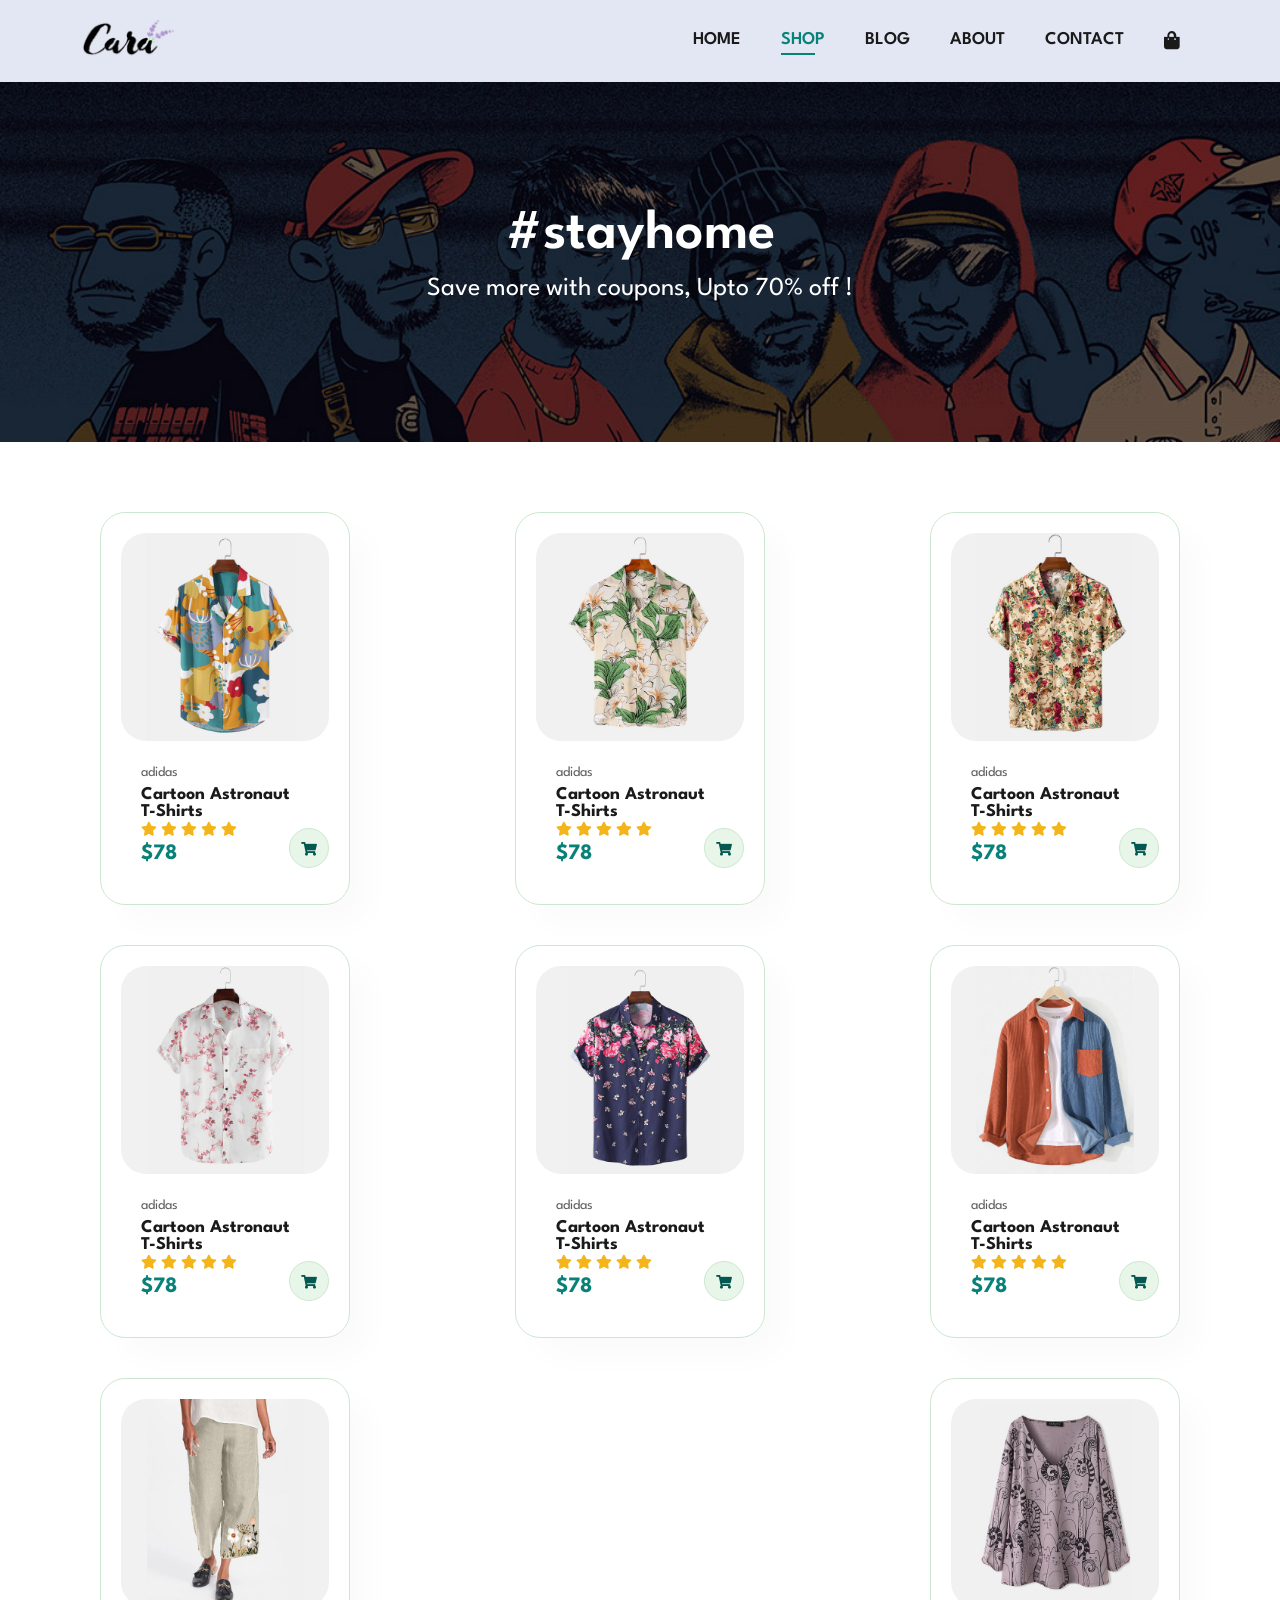
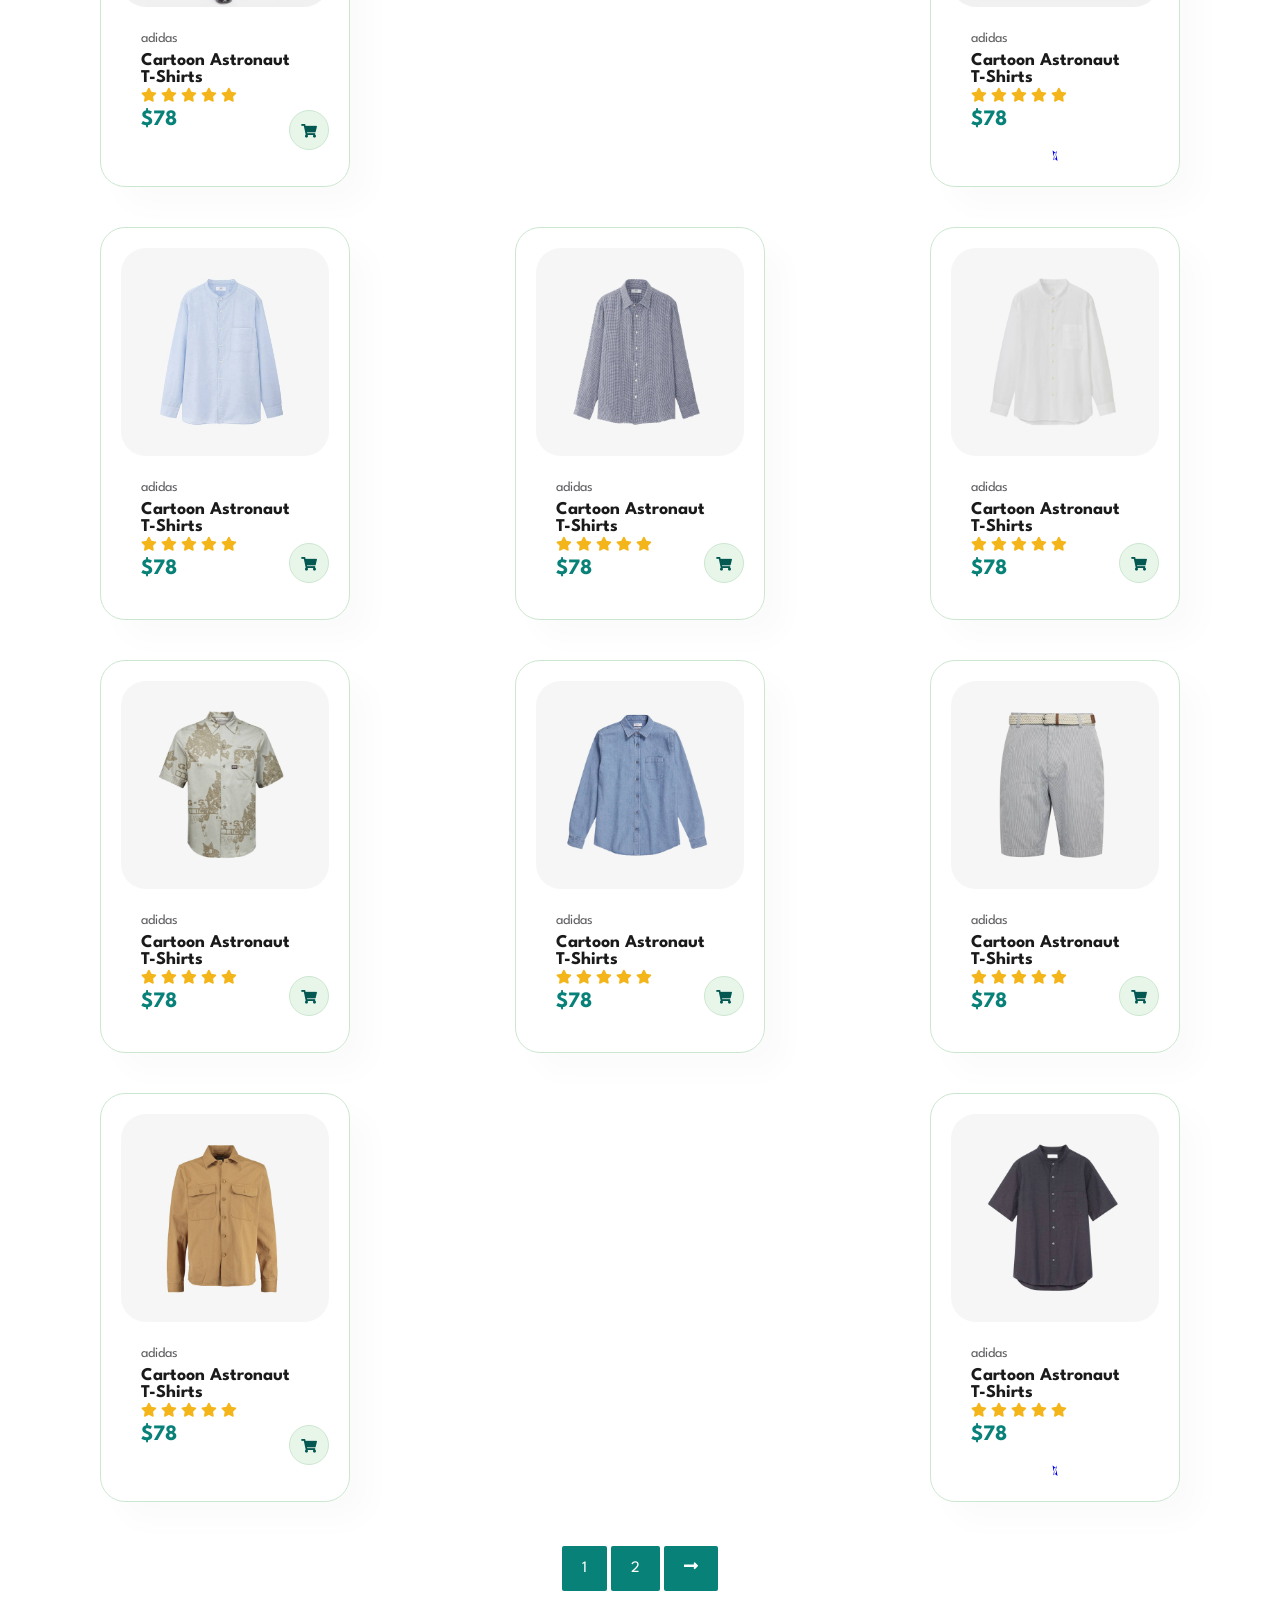
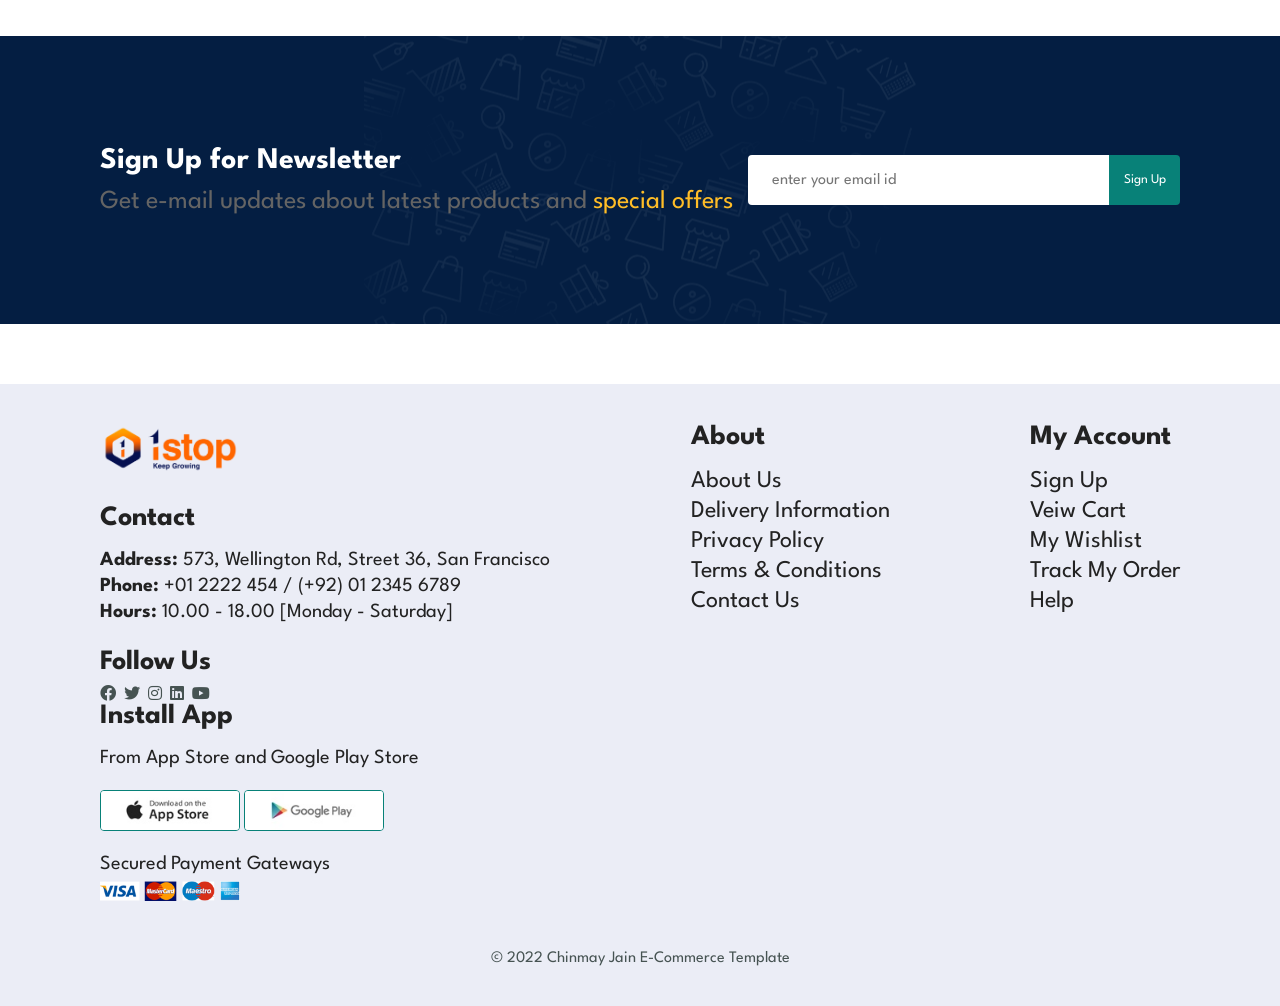
<file: shop.html>
<!DOCTYPE html>
<html lang="en">
<head>
    <meta charset="UTF-8">
    <meta http-equiv="X-UA-Compatible" content="IE=edge">
    <meta name="viewport" content="width=device-width, initial-scale=1.0">
    <link rel="stylesheet" href="ecom.css">
    <link rel="stylesheet" href="https://use.fontawesome.com/releases/v5.15.4/css/all.css"/>
    <title>Shop : E-Commerce</title>
</head>
<body>
    <header>
        <div class="logo">
            <img src="logo.png" width="134px">        
        </div>
        <nav id="navbar">
            <ul id="navbarr">
                <li><a href="ecom.html">HOME</a></li>
                <li><a href="shop.html" class="active">SHOP</a></li>
                <li><a href="blog.html">BLOG</a></li>
                <li><a href="about.html">ABOUT</a></li>
                <li><a href="contact.html">CONTACT</a></li>
                <li id="bag"><a href="cart.html"><i class="fa fa-shopping-bag" aria-hidden="true"></i></a></li>
                <a href="#" id="close"><i class="fas fa-times"></i></a>
            </ul>
        </nav>

        <div id="portrait">
            <a href="cart.html"><i class="fa fa-shopping-bag" aria-hidden="true"></i></a>
            <i id="bar" class="fas fa-outdent"></i>
        </div>
    </header>

    <section id="page-header">
        <h2>
            #stayhome
        </h2>
        <p>
            Save more with coupons, Upto 70% off !
        </p>
    </section>

    <section id="featured-products">
        <div class="feature-container">
            <div class="product" onclick="window.location.href='sproduct.html';">
                <img src="products/f1.jpg">
                <div class="description">
                    <span>adidas</span>
                    <h5>Cartoon Astronaut T-Shirts</h5>
                    <div class="star">
                        <i class="fas fa-star"></i>
                        <i class="fas fa-star"></i>
                        <i class="fas fa-star"></i>
                        <i class="fas fa-star"></i>
                        <i class="fas fa-star"></i>
                    </div>
                    <h4>
                        $78
                    </h4>
                    <a href="#"> <i class="fas fa-shopping-cart"></i> </a>
                </div>
            </div>
            <div class="product">
                <img src="products/f2.jpg">
                <div class="description">
                    <span>adidas</span>
                    <h5>Cartoon Astronaut T-Shirts</h5>
                    <div class="star">
                        <i class="fas fa-star"></i>
                        <i class="fas fa-star"></i>
                        <i class="fas fa-star"></i>
                        <i class="fas fa-star"></i>
                        <i class="fas fa-star"></i>
                    </div>
                    <h4>
                        $78
                    </h4>
                    <a href="#"> <i class="fas fa-shopping-cart"></i> </a>
                </div>
            </div>
            <div class="product">
                <img src="products/f3.jpg">
                <div class="description">
                    <span>adidas</span>
                    <h5>Cartoon Astronaut T-Shirts</h5>
                    <div class="star">
                        <i class="fas fa-star"></i>
                        <i class="fas fa-star"></i>
                        <i class="fas fa-star"></i>
                        <i class="fas fa-star"></i>
                        <i class="fas fa-star"></i>
                    </div>
                    <h4>
                        $78
                    </h4>
                    <a href="#"> <i class="fas fa-shopping-cart"></i> </a>
                </div>
            </div>
            <div class="product">
                <img src="products/f4.jpg">
                <div class="description">
                    <span>adidas</span>
                    <h5>Cartoon Astronaut T-Shirts</h5>
                    <div class="star">
                        <i class="fas fa-star"></i>
                        <i class="fas fa-star"></i>
                        <i class="fas fa-star"></i>
                        <i class="fas fa-star"></i>
                        <i class="fas fa-star"></i>
                    </div>
                    <h4>
                        $78
                    </h4>
                    <a href="#"> <i class="fas fa-shopping-cart"></i> </a>
                </div>
            </div>
            <div class="product">
                <img src="products/f5.jpg">
                <div class="description">
                    <span>adidas</span>
                    <h5>Cartoon Astronaut T-Shirts</h5>
                    <div class="star">
                        <i class="fas fa-star"></i>
                        <i class="fas fa-star"></i>
                        <i class="fas fa-star"></i>
                        <i class="fas fa-star"></i>
                        <i class="fas fa-star"></i>
                    </div>
                    <h4>
                        $78
                    </h4>
                    <a href="#"> <i class="fas fa-shopping-cart"></i> </a>
                </div>
            </div>
            <div class="product">
                <img src="products/f6.jpg">
                <div class="description">
                    <span>adidas</span>
                    <h5>Cartoon Astronaut T-Shirts</h5>
                    <div class="star">
                        <i class="fas fa-star"></i>
                        <i class="fas fa-star"></i>
                        <i class="fas fa-star"></i>
                        <i class="fas fa-star"></i>
                        <i class="fas fa-star"></i>
                    </div>
                    <h4>
                        $78
                    </h4>
                    <a href="#"> <i class="fas fa-shopping-cart"></i> </a>
                </div>
            </div>
            <div class="product">
                <img src="products/f7.jpg">
                <div class="description">
                    <span>adidas</span>
                    <h5>Cartoon Astronaut T-Shirts</h5>
                    <div class="star">
                        <i class="fas fa-star"></i>
                        <i class="fas fa-star"></i>
                        <i class="fas fa-star"></i>
                        <i class="fas fa-star"></i>
                        <i class="fas fa-star"></i>
                    </div>
                    <h4>
                        $78
                    </h4>
                    <a href="#"> <i class="fas fa-shopping-cart"></i> </a>
                </div>
            </div>
            <div class="product">
                <img src="products/f8.jpg">
                <div class="description">
                    <span>adidas</span>
                    <h5>Cartoon Astronaut T-Shirts</h5>
                    <div class="star">
                        <i class="fas fa-star"></i>
                        <i class="fas fa-star"></i>
                        <i class="fas fa-star"></i>
                        <i class="fas fa-star"></i>
                        <i class="fas fa-star"></i>
                    </div>
                    <h4>
                        $78
                    </h4>
                </div>
                <a href="#"><i class="fal fa-shopping-cart"></i></a>
            </div>
        </div>

        <div class="feature-container">
            <div class="product">
                <img src="products/n1.jpg">
                <div class="description">
                    <span>adidas</span>
                    <h5>Cartoon Astronaut T-Shirts</h5>
                    <div class="star">
                        <i class="fas fa-star"></i>
                        <i class="fas fa-star"></i>
                        <i class="fas fa-star"></i>
                        <i class="fas fa-star"></i>
                        <i class="fas fa-star"></i>
                    </div>
                    <h4>
                        $78
                    </h4>
                    <a href="#"> <i class="fas fa-shopping-cart"></i> </a>
                </div>
            </div>
            <div class="product">
                <img src="products/n2.jpg">
                <div class="description">
                    <span>adidas</span>
                    <h5>Cartoon Astronaut T-Shirts</h5>
                    <div class="star">
                        <i class="fas fa-star"></i>
                        <i class="fas fa-star"></i>
                        <i class="fas fa-star"></i>
                        <i class="fas fa-star"></i>
                        <i class="fas fa-star"></i>
                    </div>
                    <h4>
                        $78
                    </h4>
                    <a href="#"> <i class="fas fa-shopping-cart"></i> </a>
                </div>
            </div>
            <div class="product">
                <img src="products/n3.jpg">
                <div class="description">
                    <span>adidas</span>
                    <h5>Cartoon Astronaut T-Shirts</h5>
                    <div class="star">
                        <i class="fas fa-star"></i>
                        <i class="fas fa-star"></i>
                        <i class="fas fa-star"></i>
                        <i class="fas fa-star"></i>
                        <i class="fas fa-star"></i>
                    </div>
                    <h4>
                        $78
                    </h4>
                    <a href="#"> <i class="fas fa-shopping-cart"></i> </a>
                </div>
            </div>
            <div class="product">
                <img src="products/n4.jpg">
                <div class="description">
                    <span>adidas</span>
                    <h5>Cartoon Astronaut T-Shirts</h5>
                    <div class="star">
                        <i class="fas fa-star"></i>
                        <i class="fas fa-star"></i>
                        <i class="fas fa-star"></i>
                        <i class="fas fa-star"></i>
                        <i class="fas fa-star"></i>
                    </div>
                    <h4>
                        $78
                    </h4>
                    <a href="#"> <i class="fas fa-shopping-cart"></i> </a>
                </div>
            </div>
            <div class="product">
                <img src="products/n5.jpg">
                <div class="description">
                    <span>adidas</span>
                    <h5>Cartoon Astronaut T-Shirts</h5>
                    <div class="star">
                        <i class="fas fa-star"></i>
                        <i class="fas fa-star"></i>
                        <i class="fas fa-star"></i>
                        <i class="fas fa-star"></i>
                        <i class="fas fa-star"></i>
                    </div>
                    <h4>
                        $78
                    </h4>
                    <a href="#"> <i class="fas fa-shopping-cart"></i> </a>
                </div>
            </div>
            <div class="product">
                <img src="products/n6.jpg">
                <div class="description">
                    <span>adidas</span>
                    <h5>Cartoon Astronaut T-Shirts</h5>
                    <div class="star">
                        <i class="fas fa-star"></i>
                        <i class="fas fa-star"></i>
                        <i class="fas fa-star"></i>
                        <i class="fas fa-star"></i>
                        <i class="fas fa-star"></i>
                    </div>
                    <h4>
                        $78
                    </h4>
                    <a href="#"> <i class="fas fa-shopping-cart"></i> </a>
                </div>
            </div>
            <div class="product">
                <img src="products/n7.jpg">
                <div class="description">
                    <span>adidas</span>
                    <h5>Cartoon Astronaut T-Shirts</h5>
                    <div class="star">
                        <i class="fas fa-star"></i>
                        <i class="fas fa-star"></i>
                        <i class="fas fa-star"></i>
                        <i class="fas fa-star"></i>
                        <i class="fas fa-star"></i>
                    </div>
                    <h4>
                        $78
                    </h4>
                    <a href="#"> <i class="fas fa-shopping-cart"></i> </a>
                </div>
            </div>
            <div class="product">
                <img src="products/n8.jpg">
                <div class="description">
                    <span>adidas</span>
                    <h5>Cartoon Astronaut T-Shirts</h5>
                    <div class="star">
                        <i class="fas fa-star"></i>
                        <i class="fas fa-star"></i>
                        <i class="fas fa-star"></i>
                        <i class="fas fa-star"></i>
                        <i class="fas fa-star"></i>
                    </div>
                    <h4>
                        $78
                    </h4>
                </div>
                <a href="#"><i class="fal fa-shopping-cart"></i></a>
            </div>
        </div>
    </section>

    <section id="pagination">
        <a href="#">1</a>
        <a href="#">2</a>
        <a href="#"><i class="fas fa-long-arrow-alt-right"></i></a>
    </section>

    <section id="newsletter">
        <div class="news-text">
            <h4>
                Sign Up for Newsletter
            </h4>
            <p>
                Get e-mail updates about latest products and <span>special offers</span>
            </p>
        </div>
        <div class="news-form">
            <input type="email" name="email" id="email" placeholder=" enter your email id">
            <button>Sign Up</button>
        </div>
    </section>

    <footer>
        <div class="col">
            <img src="1stop.png" width="128px">
            <h4>
                Contact
            </h4>
            <p>
                <strong>Address:</strong> 573, Wellington Rd, Street 36, San Francisco
            </p>
            <p>
                <strong>Phone:</strong> +01 2222 454 / (+92) 01 2345 6789
            </p>
            <p>
                <strong>Hours:</strong> 10.00 - 18.00 [Monday - Saturday]
            </p>
            <div id="follow">
                <h4>
                    Follow Us
                </h4>
                <div class="icon">
                    <i class="fab fa-facebook"></i>
                    <i class="fab fa-twitter"></i>
                    <i class="fab fa-instagram"></i>
                    <i class="fab fa-linkedin"></i>
                    <i class="fab fa-youtube"></i>
                </div>
            </div>
        </div>
        <div class="col">
            <h4>
                About
            </h4>
            <a href="#">
                About Us
            </a>
            <a href="#">
                Delivery Information
            </a>
            <a href="#">
                Privacy Policy
            </a>
            <a href="#">
                Terms & Conditions
            </a>
            <a href="#">
                Contact Us
            </a>
        </div>
        <div class="col">
            <h4>
                My Account
            </h4>
            <a href="#">
                Sign Up
            </a>
            <a href="#">
                Veiw Cart
            </a>
            <a href="#">
                My Wishlist
            </a>
            <a href="#">
                Track My Order
            </a>
            <a href="#">
                Help
            </a>
        </div>
        <div class="col">
            <h4>
                Install App
            </h4>
            <p>
                From App Store and Google Play Store
            </p>
            <div class="install">
                <img src="pay/app.jpg" alt="">
                <img src="pay/play.jpg" alt="">
            </div>
            <p>
                Secured Payment Gateways
            </p>
            <img src="pay/pay.png" alt="">
        </div>
        <div id="copyright">
            <p>
                © 2022 Chinmay Jain E-Commerce Template
            </p>
        </div>
    </footer>

    <script src="ecom.js"></script>

</body>
</html>
</file>
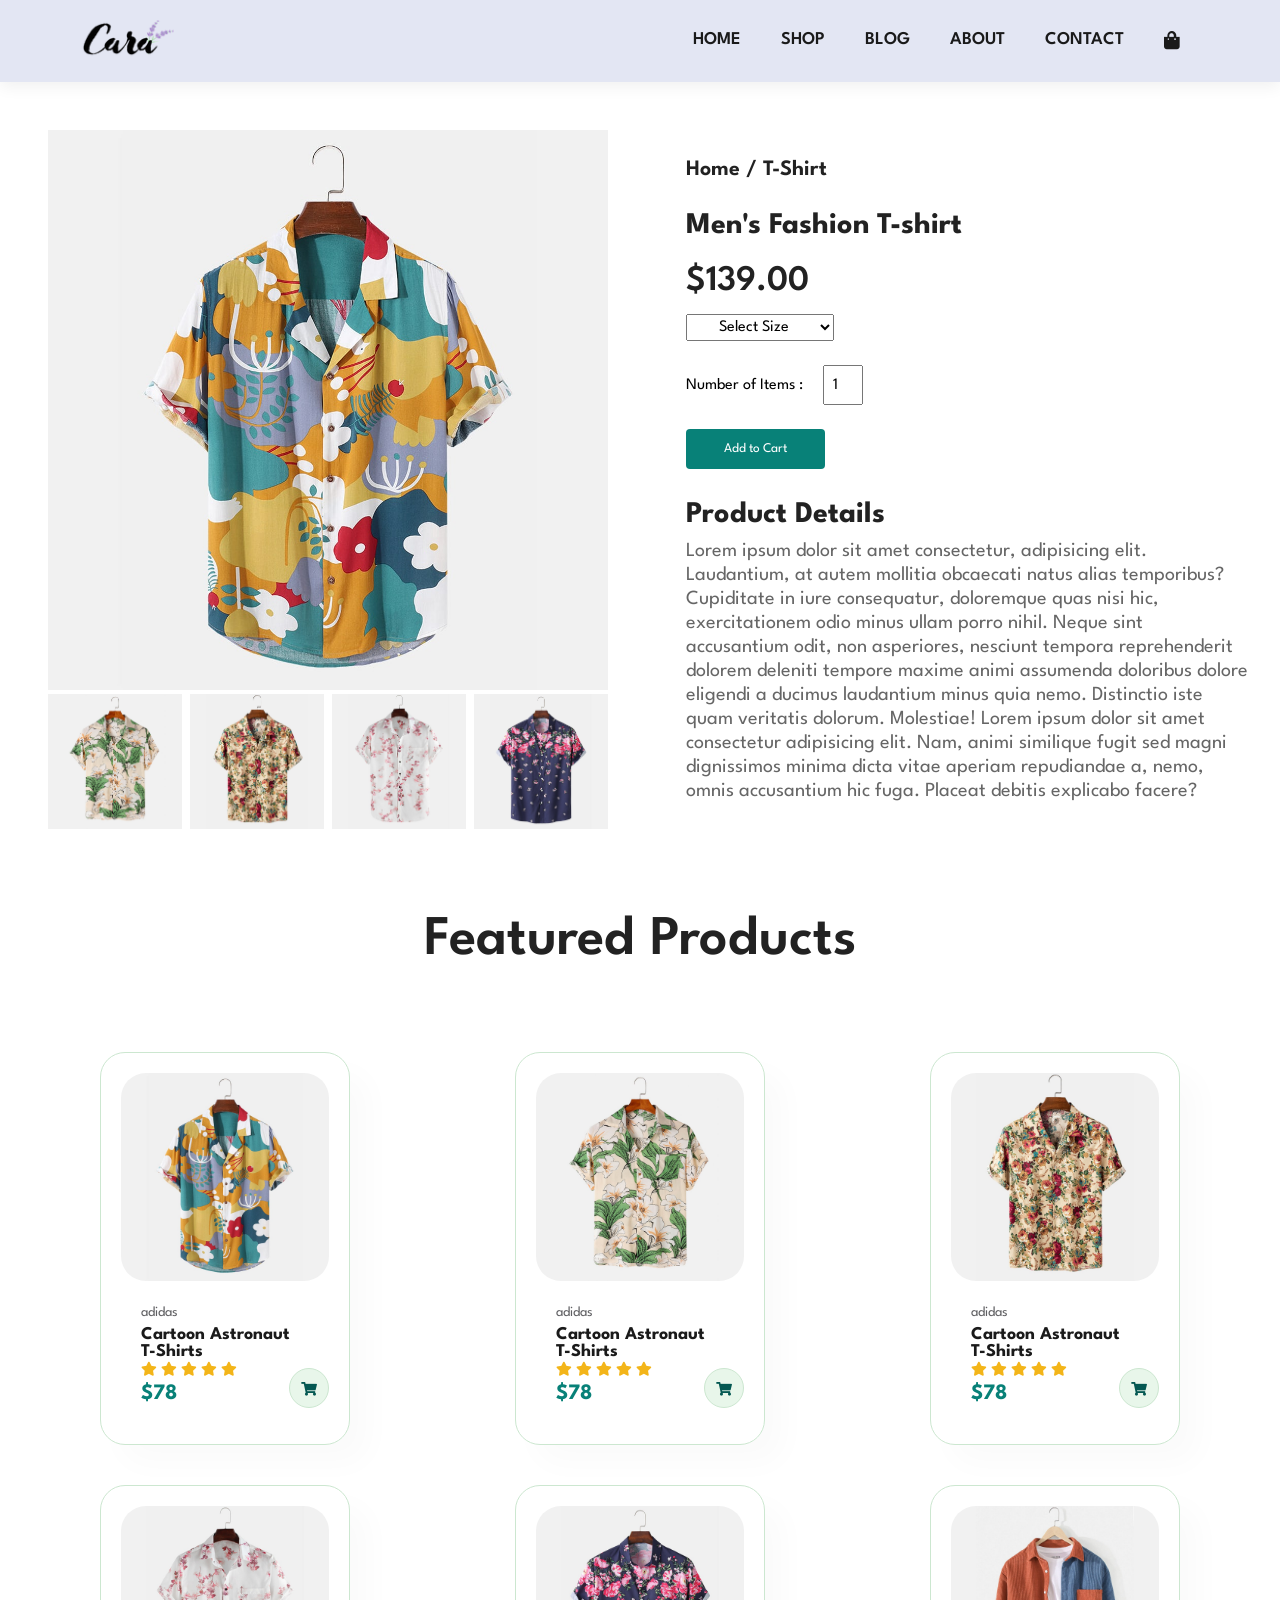
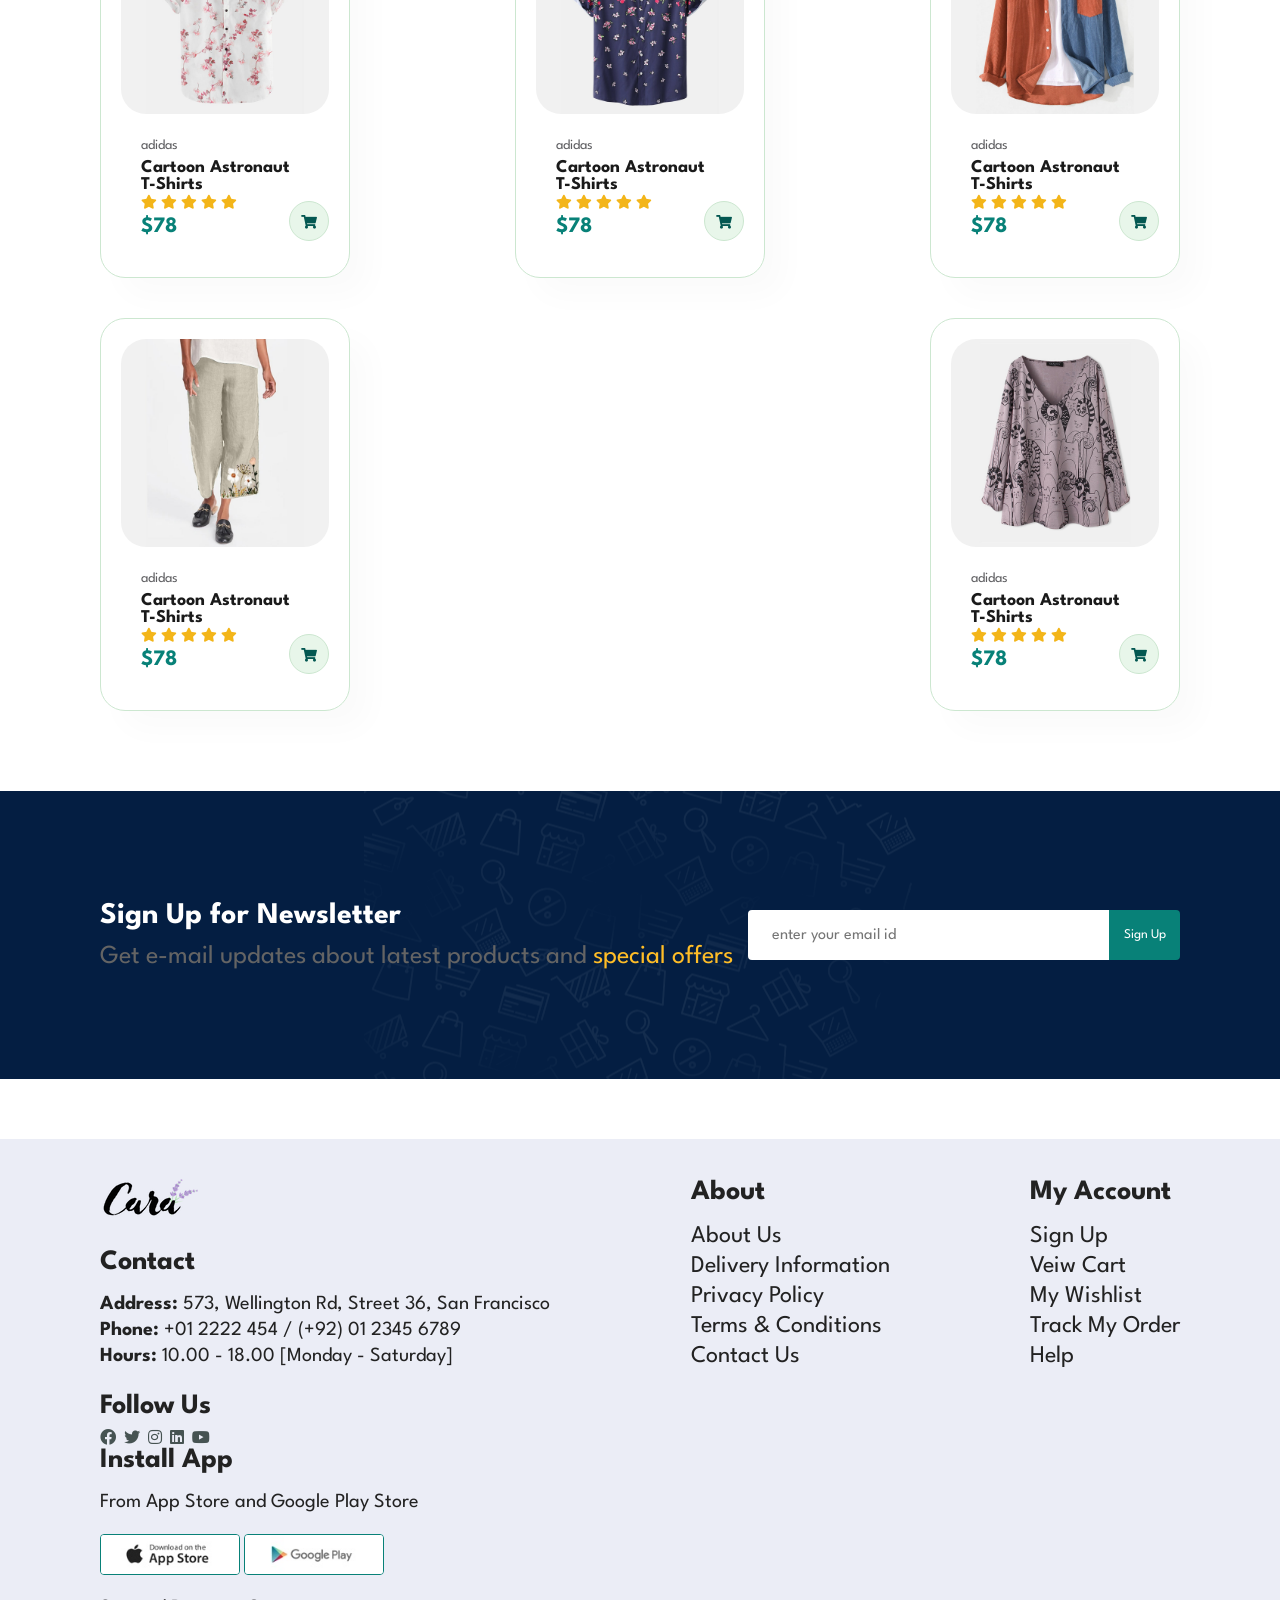
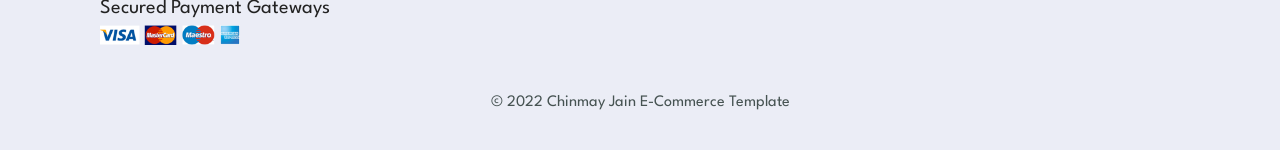
<file: sproduct.html>
<!DOCTYPE html>
<html lang="en">
<head>
    <meta charset="UTF-8">
    <meta http-equiv="X-UA-Compatible" content="IE=edge">
    <meta name="viewport" content="width=device-width, initial-scale=1.0">
    <link rel="stylesheet" href="ecom.css">
    <link rel="stylesheet" href="https://use.fontawesome.com/releases/v5.15.4/css/all.css"/>
    <title>Single Product : E-Commerce</title>
</head>
<body>
    
    <header>
        <div class="logo">
            <img src="logo.png" width="134px">
        </div>
        <nav id="navbar">
            <ul id="navbarr">
                <li><a href="ecom.html">HOME</a></li>
                <li><a href="shop.html">SHOP</a></li>
                <li><a href="blog.html">BLOG</a></li>
                <li><a href="about.html">ABOUT</a></li>
                <li><a href="contact.html">CONTACT</a></li>
                <li id="bag"><a href="cart.html"><i class="fa fa-shopping-bag" aria-hidden="true"></i></a></li>
                <a href="#" id="close"><i class="fas fa-times"></i></a>
            </ul>
        </nav>

        <div id="portrait">
            <a href="cart.html"><i class="fa fa-shopping-bag" aria-hidden="true"></i></a>
            <i id="bar" class="fas fa-outdent"></i>
        </div>
    </header> 

    <section id="prodetails">
        <div class="product-image">
            <img src="products/f1.jpg" id="mainImg" width="100%">
            <div class="sm-image-group">
                <div class="sm-image-col">
                    <img src="products/f2.jpg" alt="" class="small-img" width="100%">
                </div>
                <div class="sm-image-col">
                    <img src="products/f3.jpg" alt="" class="small-img" width="100%">
                </div>
                <div class="sm-image-col">
                    <img src="products/f4.jpg" alt="" class="small-img" width="100%">
                </div>
                <div class="sm-image-col">
                    <img src="products/f5.jpg" alt="" class="small-img" width="100%">
                </div>
            </div>
        </div>
        <div class="product-details">
            <h6>
                Home / T-Shirt
            </h6>
            <h4>
                Men's Fashion T-shirt
            </h4>
            <h2>
                $139.00
            </h2>
            <select>
                <option>Select Size</option>
                <option>XL</option>
                <option>XXL</option>
                <option>L</option>
                <option>M</option>
            </select>
            <div class="items">
                <span>Number of Items : </span>
                <input type="number" value="1" min="1">
            </div>
            <button>
                Add to Cart
            </button>
            <h4>
                Product Details
            </h4>
            <p>
                Lorem ipsum dolor sit amet consectetur, adipisicing elit. Laudantium, at autem mollitia obcaecati natus alias temporibus? Cupiditate in iure consequatur, doloremque quas nisi hic, exercitationem odio minus ullam porro nihil.
                Neque sint accusantium odit, non asperiores, nesciunt tempora reprehenderit dolorem deleniti tempore maxime animi assumenda doloribus dolore eligendi a ducimus laudantium minus quia nemo. Distinctio iste quam veritatis dolorum. Molestiae! 
                Lorem ipsum dolor sit amet consectetur adipisicing elit. Nam, animi similique fugit sed magni dignissimos minima dicta vitae aperiam repudiandae a, nemo, omnis accusantium hic fuga. Placeat debitis explicabo facere?
            </p>
        </div>
    </section>

    <section id="featured-products" class="sproduct">
        <h2>
            Featured Products
        </h2>
        <p>
            Summer Collection New Modern Design 
        </p>
        <div class="feature-container">
            <div class="product">
                <img src="products/f1.jpg">
                <div class="description">
                    <span>adidas</span>
                    <h5>Cartoon Astronaut T-Shirts</h5>
                    <div class="star">
                        <i class="fas fa-star"></i>
                        <i class="fas fa-star"></i>
                        <i class="fas fa-star"></i>
                        <i class="fas fa-star"></i>
                        <i class="fas fa-star"></i>
                    </div>
                    <h4>
                        $78
                    </h4>
                    <a href="#"> <i class="fas fa-shopping-cart"></i> </a>
                </div>
            </div>
            <div class="product">
                <img src="products/f2.jpg">
                <div class="description">
                    <span>adidas</span>
                    <h5>Cartoon Astronaut T-Shirts</h5>
                    <div class="star">
                        <i class="fas fa-star"></i>
                        <i class="fas fa-star"></i>
                        <i class="fas fa-star"></i>
                        <i class="fas fa-star"></i>
                        <i class="fas fa-star"></i>
                    </div>
                    <h4>
                        $78
                    </h4>
                    <a href="#"> <i class="fas fa-shopping-cart"></i> </a>
                </div>
            </div>
            <div class="product">
                <img src="products/f3.jpg">
                <div class="description">
                    <span>adidas</span>
                    <h5>Cartoon Astronaut T-Shirts</h5>
                    <div class="star">
                        <i class="fas fa-star"></i>
                        <i class="fas fa-star"></i>
                        <i class="fas fa-star"></i>
                        <i class="fas fa-star"></i>
                        <i class="fas fa-star"></i>
                    </div>
                    <h4>
                        $78
                    </h4>
                    <a href="#"> <i class="fas fa-shopping-cart"></i> </a>
                </div>
            </div>
            <div class="product">
                <img src="products/f4.jpg">
                <div class="description">
                    <span>adidas</span>
                    <h5>Cartoon Astronaut T-Shirts</h5>
                    <div class="star">
                        <i class="fas fa-star"></i>
                        <i class="fas fa-star"></i>
                        <i class="fas fa-star"></i>
                        <i class="fas fa-star"></i>
                        <i class="fas fa-star"></i>
                    </div>
                    <h4>
                        $78
                    </h4>
                    <a href="#"> <i class="fas fa-shopping-cart"></i> </a>
                </div>
            </div>
            <div class="product">
                <img src="products/f5.jpg">
                <div class="description">
                    <span>adidas</span>
                    <h5>Cartoon Astronaut T-Shirts</h5>
                    <div class="star">
                        <i class="fas fa-star"></i>
                        <i class="fas fa-star"></i>
                        <i class="fas fa-star"></i>
                        <i class="fas fa-star"></i>
                        <i class="fas fa-star"></i>
                    </div>
                    <h4>
                        $78
                    </h4>
                    <a href="#"> <i class="fas fa-shopping-cart"></i> </a>
                </div>
            </div>
            <div class="product">
                <img src="products/f6.jpg">
                <div class="description">
                    <span>adidas</span>
                    <h5>Cartoon Astronaut T-Shirts</h5>
                    <div class="star">
                        <i class="fas fa-star"></i>
                        <i class="fas fa-star"></i>
                        <i class="fas fa-star"></i>
                        <i class="fas fa-star"></i>
                        <i class="fas fa-star"></i>
                    </div>
                    <h4>
                        $78
                    </h4>
                    <a href="#"> <i class="fas fa-shopping-cart"></i> </a>
                </div>
            </div>
            <div class="product">
                <img src="products/f7.jpg">
                <div class="description">
                    <span>adidas</span>
                    <h5>Cartoon Astronaut T-Shirts</h5>
                    <div class="star">
                        <i class="fas fa-star"></i>
                        <i class="fas fa-star"></i>
                        <i class="fas fa-star"></i>
                        <i class="fas fa-star"></i>
                        <i class="fas fa-star"></i>
                    </div>
                    <h4>
                        $78
                    </h4>
                    <a href="#"> <i class="fas fa-shopping-cart"></i> </a>
                </div>
            </div>
            <div class="product">
                <img src="products/f8.jpg">
                <div class="description">
                    <span>adidas</span>
                    <h5>Cartoon Astronaut T-Shirts</h5>
                    <div class="star">
                        <i class="fas fa-star"></i>
                        <i class="fas fa-star"></i>
                        <i class="fas fa-star"></i>
                        <i class="fas fa-star"></i>
                        <i class="fas fa-star"></i>
                    </div>
                    <h4>
                        $78
                    </h4>
                    <a href="#"><i class="fas fa-shopping-cart"></i></a>
                </div>
            </div>
        </div>
    </section>
    

    <section id="newsletter">
        <div class="news-text">
            <h4>
                Sign Up for Newsletter
            </h4>
            <p>
                Get e-mail updates about latest products and <span>special offers</span>
            </p>
        </div>
        <div class="news-form">
            <input type="email" name="email" id="email" placeholder=" enter your email id">
            <button>Sign Up</button>
        </div>
    </section>

    <footer>
        <div class="col">
            <img src="logo.png" width="128px">
            <h4>
                Contact
            </h4>
            <p>
                <strong>Address:</strong> 573, Wellington Rd, Street 36, San Francisco
            </p>
            <p>
                <strong>Phone:</strong> +01 2222 454 / (+92) 01 2345 6789
            </p>
            <p>
                <strong>Hours:</strong> 10.00 - 18.00 [Monday - Saturday]
            </p>
            <div id="follow">
                <h4>
                    Follow Us
                </h4>
                <div class="icon">
                    <i class="fab fa-facebook"></i>
                    <i class="fab fa-twitter"></i>
                    <i class="fab fa-instagram"></i>
                    <i class="fab fa-linkedin"></i>
                    <i class="fab fa-youtube"></i>
                </div>
            </div>
        </div>
        <div class="col">
            <h4>
                About
            </h4>
            <a href="#">
                About Us
            </a>
            <a href="#">
                Delivery Information
            </a>
            <a href="#">
                Privacy Policy
            </a>
            <a href="#">
                Terms & Conditions
            </a>
            <a href="#">
                Contact Us
            </a>
        </div>
        <div class="col">
            <h4>
                My Account
            </h4>
            <a href="#">
                Sign Up
            </a>
            <a href="#">
                Veiw Cart
            </a>
            <a href="#">
                My Wishlist
            </a>
            <a href="#">
                Track My Order
            </a>
            <a href="#">
                Help
            </a>
        </div>
        <div class="col">
            <h4>
                Install App
            </h4>
            <p>
                From App Store and Google Play Store
            </p>
            <div class="install">
                <img src="pay/app.jpg" alt="">
                <img src="pay/play.jpg" alt="">
            </div>
            <p>
                Secured Payment Gateways
            </p>
            <img src="pay/pay.png" alt="">
        </div>
        <div id="copyright">
            <p>
                © 2022 Chinmay Jain E-Commerce Template
            </p>
        </div>
    </footer>

    <script src="ecom.js"></script>

</body>
</html>
</file>
<file: ecom.css>
@import url('https://fonts.googleapis.com/css2?family=League+Spartan:wght@100;200;300;400;500;600;700&display=swap');

*{
    margin: 0px;
    padding: 0px;
    box-sizing: border-box;
    font-family: 'League Spartan', sans-serif;
}

h1{
    font-size: 60px;
    line-height: 74px;
    color: #222;
    font-weight: 600;
}

h2{
    font-size: 56px;
    line-height: 64px;
    color: #222;
    font-weight: 600;
}

h4{
    font-size: 30px;
    color: #222;
}

h6{
    font-size: 22px;
    font-weight: 650;
    color: #222;
}

p{
    font-size: 26px;
    color: #465b52;
    margin: 15px 0px 20px 0px;
}

header{
    display: flex;
    justify-content: space-between;
    align-items: center;
    padding: 20px 80px;
    background-color: #E3E6F3;
    box-shadow: 0px 5px 15px rgba(0, 0, 0, 0.06);
    position: sticky;
    top: 0;
    left: 0;
    z-index: 999;
}

#navbar ul{
    display: flex;
    list-style: none;
}

#navbar ul li{
    font-size: 18px;
    font-weight: 600;
    position: relative;
}

#navbar ul li a{
    padding: 0px 20px;
    text-decoration: none;
    color: #1a1a1a;
    transition: 0.3s ease;
}

#navbar ul li a.active{
    color: #088178;
}

#navbar ul li a:hover{
    color: #088178;
}

#navbar li a.active::after{
    content:"";
    width: 40%;
    height:2.4px;
    background:#088178;
    position:absolute;
    bottom:-4px;
    left:20px;
}

#portrait{
    display: none;
}
#close{
    display: none;
}


#hero{
    background-image: url("hero4.png") ;
    height: 91.5vh;
    width: 100%;
    background-size: cover;
    display: flex;
    flex-direction: column;
    justify-content: center;
    padding: 0 92px;
    align-items: flex-start;
}

#hero h4{
    padding-bottom: 20px;
}

#hero h1{
    color: #088178;
}

#hero button{
    background-image: url("button.png");
    background-color: transparent;
    border: 0px;
    padding: 14px 80px 14px 65px;
    background-repeat: no-repeat;
    cursor: pointer;
    color: #088178;
    font-size: 22px;
    font-weight: 650;
}

#features{
    display: flex;
    justify-content: space-between;
    padding: 80px;
    flex-wrap: wrap;
}

#features .fe-box{
    text-align: center;
    padding: 20px;
    border: 1px solid #cce7d0;
    border-radius: 4px;
}

#features .fe-box h6{
    margin-top: 30px;
    padding: 8px;
    background-color: #fddde4;
    color: #088178;
    border-radius: 4px;
    font-weight: 400;
    font-size: 16px;
    box-shadow: 20px 20px 44px rgba(0, 0, 0, 0.03);
}

#features .fe-box:hover{
    box-shadow: 10px 10px 54px rgba(70, 64, 221, 0.1);
}

#features .fe-box:nth-child(2) h6{
    background-color: #cdebbc;
}

#features .fe-box:nth-child(3) h6{
    background-color: #d1e8f2;
}

#features .fe-box:nth-child(4) h6{
    background-color: #cdd4f8;
}

#features .fe-box:nth-child(5) h6{
    background-color: #f6dbf6;
}

#features .fe-box:nth-child(6) h6{
    background-color: #fff2ef;
}

#featured-products{
    text-align: center;
}

#featured-products .feature-container{
    display: flex;
    justify-content: space-between;
    padding: 0 80px;
    flex-wrap: wrap;
}

#featured-products .feature-container .product{
    width: 20%;
    border: 1px solid #cce7d0;
    border-radius: 25px;
    min-width: 250px;
    padding: 20px;
    margin: 20px;
    box-shadow: 20px 20px 30px rgba(0, 0, 0, 0.02);
    transition: 0.2s ease;
    position: relative;
}

#featured-products .feature-container .product:hover{
    box-shadow: 20px 20px 30px rgba(0, 0, 0, 0.06);
}

#featured-products .feature-container .product img{
    width: 100%;
    border-radius: 25px;
}

#featured-products .feature-container .product .description{
    text-align: start;
    padding: 20px;
}

#featured-products .feature-container .product .description span{
    color: #606063;
    font-size: 14px;
}

#featured-products .feature-container .product .description h5{
    color: #1a1a1a;
    padding-top: 6px;
    font-size: 18px;
}

#featured-products .feature-container .product .description i{
    color: rgb(243, 181, 25);
    padding-top: 2px;
    font-size: 14px;
}

#featured-products .feature-container .product .description h4{
    padding-top: 6px;
    font-size: 22px;
    font-weight: 700;
    color: #088178;
}

#featured-products .feature-container .product .description .fa-shopping-cart{
    width: 40px;
    height: 40px;
    display: flex;
    justify-content: center;
    align-items: center;
    border: 1px solid #cce7d0;
    border-radius: 50%;
    background-color: #e8f6ea;
    color: #045852;
    font-weight: 600px;
    font-size: 14px;
    position: absolute;
    bottom: 36px;
    right: 20px;
}

#banner{
    display: flex;
    flex-direction: column;
    justify-content: center;
    align-items: center;
    text-align: center;
    margin-top: 40px;
    margin-bottom: 64px;
    color: white;
    background-image: url("banner/b2.jpg");
    background-size: cover;
    height: 45vh;
}

#banner h4{ 
    color: #fff;
    font-size: 28px;
}

#banner h2{
    color: #fff;
    font-size: 36px;
    padding: 12px;
}

#banner span{
    color: #ef3636;
}

#banner .bbutton{
    background-color: #fff;
    padding: 10px 24px;
    border: 0;
    font-size: 18px;
    border-radius: 8px;
    transition: 0.3s ease;
}

#banner .bbutton:hover{
    color: white;
    background-color: #088178;
}

#sm-banner{
    display: flex;
    justify-content: space-between;
    flex-wrap: wrap;
    margin-top: 40px;
    padding: 20px 100px;
}

#sm-banner .banner-box{
    display: flex;
    flex-direction: column;
    justify-content: center;
    align-items: flex-start;
    padding: 40px;
    background-image: url("banner/b17.jpg");
    height: 48vh;
    min-width: 620px;
    background-size: cover;
}

#sm-banner .banner-box2{
    background-image: url("banner/b10.jpg");
}

#sm-banner h4{
    color: white;
    font-size: 24px;
    font-weight: 400;
}

#sm-banner h2{
    color: white;
    font-size: 40px;
}

#sm-banner span{
    color: white;
    font-weight: 300;
}

#sm-banner button{
    color: white;
    background-color: transparent;
    border: 1px solid white;
    padding: 10px 28px;
    border-radius: 4px;
    margin-top: 12px;
    transition: 0.2s ease;
}

#sm-banner .banner-box:hover button{
    background-color: #088178;
    border: 1px solid #088178;
}

#txt-banner{
    display: flex;
    justify-content: space-between;
    flex-wrap: wrap;
    margin-top: 40px;
    padding: 20px 100px;
}

#txt-banner .banner-box{
    display: flex;
    flex-direction: column;
    justify-content: center;
    align-items: flex-start;
    padding: 12px;
    background-image: url("banner/b7.jpg");
    height: 36vh;
    min-width: 30%;
    background-size: cover;
}

#txt-banner .banner-box h2{
    color: #fff;
    font-weight: 900;
    font-size: 24px;
}

#txt-banner .banner-box h3{
    color: #ec544e;
    font-weight: 700;
    font-size: 16px;
}

#txt-banner .banner-box-2{
    display: flex;
    flex-direction: column;
    justify-content: center;
    align-items: flex-start;
    padding: 12px;
    background-image: url("banner/b4.jpg");
    height: 36vh;
    min-width: 30%;
    background-size: cover;
}

#txt-banner .banner-box-3{
    display: flex;
    flex-direction: column;
    justify-content: center;
    align-items: flex-start;
    padding: 12px;
    background-image: url("banner/b18.jpg");
    height: 36vh;
    min-width: 30%;
    background-size: cover;
}

#carousal{
    margin: 100px;
    margin-top: 30px;
    padding: 4% 16%;
    text-align: center;
    border: 1px solid #e2e9e1;
    border-radius: 8px;
    background-color: #222;
}
#carousal h2{
    color: #96aac7;
    padding-bottom: 10px;
}
#carousal .carousel-inner{
    border-radius: 8px;
}

#newsletter{
    display: flex;
    justify-content: space-between;
    align-items: center;
    background-image: url("banner/b14.png");
    background-color: #041e42;
    background-repeat: no-repeat;
    background-position: 50% 30%;
    height: 32vh;
    width: 100%;
    padding: 20px 100px;
    margin: 60px 0;
}

#newsletter .news-text h4{
    color: #fff;
}

#newsletter .news-text p{
    color: rgb(100, 100, 100);
    margin-bottom: 0;
}

#newsletter .news-text p span{
    color: #ffbd27;
}

#newsletter .news-form{
    display: flex;
    width: 40%;
}

#newsletter .news-form input{
    height: 3.125rem;
    width: 100%;
    padding: 0 1.25em;
    font-size: 16px;
    border:0;
    border-radius: 4px 0px 0px 4px;
    outline: none;
}

#newsletter .news-form button{
    border-radius: 0px 4px 4px 0px;
    background-color: #088178;
    color: white;
    border: 0;
    width: 20%;
    transition: 0.4s ease;
}

#newsletter .news-form button:hover{
    background-color: #0e958c;
}

footer{
    display: flex;
    justify-content: space-between;
    padding: 40px 100px;
    flex-wrap: wrap;
    background-color: rgb(227 230 243 / 72%);
}

footer .col{
    display: flex;
    flex-direction: column;
    align-items: flex-start;
}

footer .col img{
    width: 140px;
    margin-bottom: 30px;
}

footer .col h4{
    font-size: 28px;
    padding-bottom: 20px;
}

footer .col p{
    font-size: 20px;
    margin: 0px 0px 8px 0px;
    color: #222;
}

footer .col a{
    font-size: 24px;
    text-decoration: none;
    color: #222;
    margin: 0px 0px 8px 0px;
}

footer .col .install img{
    border: 1px solid #088178;
    border-radius: 4px;
    margin: 15px 0px 20px 0px;
}

#follow{
    margin-top: 20px;
}

#follow h4{
    padding-bottom: 10px;
}

#follow i{
    color: #465352;
    margin-right: 4px;
}

footer #follow i:hover,
footer .col a:hover{
    color: #088178;
}

#copyright{
    width: 100%;
    text-align: center;
}

#copyright p{
    font-size: 16px;
    color: #465352;
    margin: 20px 0px 0px 0px;
}

#portrait{
    display: none;
}

@media (max-width: 920px){

    #navbar ul{
        display: flex;
        flex-direction: column;
        justify-content: flex-start;
        align-items: flex-start;
        position: fixed;
        top: 0px;
        right: -350px;
        height: 100vh;
        width: 320px;
        background-color: #e3e6f3;
        box-shadow: 80px 0px 0px 10px;
        padding: 85px 0px 0px 15px;
        transition: 0.3s ease;
    }

    #navbar .active{
        right: 0px;
    }

    #navbar ul li{
        margin-bottom: 24px;
        font-size: 20px;
    }

    #portrait{
        display: flex;
    }

    #portrait a{
        color: #222;
    }

    #portrait i{
        padding: 0px 10px;
        font-size: 22px;
    }

    #close{
        display: initial;
        position: absolute;
        top: 32px;
        left: 38px;
        font-size: 22px;
        color: #222;
    }

    #bag{
        display: none;
    }

    #featured-products .feature-container{
        justify-content: center;
        margin: 5px;
    }

    #hero{
        background-image: url("hero4.png") ;
        height: 92vh;
        width: 100%;
        background-size: cover;
        background-position: top 30% right 30%;
        display: flex;
        flex-direction: column;
        justify-content: center;
    }
    #sm-banner{
        display: flex;
        flex-direction: column;
        align-items: flex-start;
        margin-top: 40px;
        padding: 20px 100px;
    }
    #sm-banner .banner-box{
        margin-bottom: 20px;
        background-image: url("banner/b17.jpg");
        background-position: 50%;
        width: 100%;
        min-width: 100%;
    }
    #sm-banner .banner-box2{
        background-image: url("banner/b10.jpg");
    }
    #txt-banner{
        display: flex;
        flex-direction: column;
        justify-content: centre;
        flex-wrap: wrap;
        margin-top: 40px;
        padding: 20px 100px;
    }
    #txt-banner .banner-box{
        margin-bottom: 20px;
    }
    #newsletter{
        height: 22vh;
    }
    #newsletter .news-text h4{
        font-size: 22px;
    }
    #newsletter .news-text p{
        font-size: 18px;
    }
    #newsletter .news-form{
        width: 45%;
    }
    #newsletter .news-form input{
        height: 2rem;
        font-size: 14px;
    }
    #newsletter .news-form button{
        width: 30%;
        text-align: center;
        font-size: 10px;
        padding: 2px 6px;
    }
    #carousal h2{
        font-size: 36px;
    }
    footer .col{
        width: 25%;
    }
    footer .col h4{
        font-size: 12px;
    }
    footer .col p{
        font-size: 10px;
        width: 72%;
    }
    footer .col a{
        font-size: 10px;
    }
    footer .col .install img{
        margin: 5px 0px 5px 0px; 
    }
    footer .col img{
        width: 60px;
    }
}

@media (max-width: 480px){
    header{
        padding: 10px 20px;
    }
    header img{
        width: 80px;
    }
    #portrait i{
        font-size: 18px;
    }
    #hero{
        height: 70vh;
        padding: 20px;
        padding-right: 110px;
        background-position: 60%;
    }
    #hero h4{
        font-size: 24px;
    }
    #hero h2{
        font-size: 30px;
        line-height: 26px;
    }
    #hero h1{
        font-size: 40px;
        line-height:30px ;
        padding: 10px 0px;
    }
    #hero p{
        font-size:20px;
    }
    #hero button{
        font-size: 16px;
    }
    #features{
        padding: 20px;
        justify-content: space-around;
    }
    #features .fe-box{
        display: flex;
        flex-direction: column;
        justify-content: center;
        align-items: center;
        width: 150px;
        height: 180px;
        margin-bottom: 10px;
    }
    #featured-products h2{
        font-size: 40px;
        padding: 0px 20px;
    }
    #featured-products p{
        color: rgb(152, 152, 152);
        font-size: 16px;
        margin-top: 0px;
    }    
    #banner{
        height: 32vh;
    }
    #banner h4{
        font-size: 20px;
    }
    #banner h2{
        font-size: 28px;
        line-height: 28px;
    }
    #banner .bbutton{
        padding: 4px 16px;
        border-radius: 4px;
    }
    #sm-banner{
        padding: 0px 20px;
    }
    #sm-banner .banner-box{
        background-position: 60%;
    }
    #sm-banner .banner-box h2{
        font-size: 32px;
    }
    #txt-banner{
        padding: 0px 20px;
    }
    #txt-banner .banner-box-2 h2{
        line-height: 40px;
    }
    #newsletter{
        padding: 10px;
    }
    #newsletter .news-text{
        width:50%;
    }
    #newsletter .news-text h4{
        font-size: 18px;
    }
    #newsletter .news-text p{
        font-size: 16px;
    }
    #newsletter .news-form{
        width: 48%;
    }
    #newsletter .news-form input{
        padding: 0px 2px;
        height: 20px;
        font-size: 12px;
    }
    #newsletter .news-form button{
        font-size: 8px;
        padding: 0px 6px;
    }
    footer .col{
        width: 23%;
    }
    footer .col a{
        margin: 0px 0px 4px;
        font-size: 10px;
    }
    footer .col img{
        width: 80px;
    }
    footer .col p{
        font-size: 10px
    }
    footer .install img{
        width: 72px;
    }
    footer{
        padding:20px;
    }
    footer .col h4{
        padding-bottom: 8px;
    }
    footer .col img{
        width: 60px;
    }
    #copyright p{
        margin-top: 20px;
        font-size: 12px;
    }
    #carousal{
        padding: 1% 2%;
        margin: 20px;
    }
    #carousal h2{
        font-size: 20px;
    }
}    


/* for further pages of advance e-commerce website */


/* SHOP PAGE */

#page-header{
    background-image: url("banner/b1.jpg");
    background-size: cover;
    width: 100%;
    height: 40vh;
    display: flex;
    flex-direction: column;
    justify-content: center;
    align-items: center;
    margin-bottom: 50px;
}

#page-header h2,p{
    color: white;
}

#page-header p{
    padding-top: 0px;
    margin-top: 10px;
}

#pagination{
    text-align: center;
    margin-top: 36px;
}

#pagination a{
    padding: 15px 20px;
    text-decoration: none;
    background-color: #088178;
    color: #fff;
    font-weight: 700px;
    border-radius: 2px;
}

/* SINGLE PRODUCT PAGE */

#prodetails .product-image{
    width: 45%;
    margin: 0px 48px;
}

.sm-image-group{
    display: flex;
    justify-content: space-between;
}

.sm-image-col{
    flex-basis: 24%;
    cursor: pointer;
}

#prodetails{
    display: flex;
    justify-content: space-between;
    margin-top: 48px;
    margin-bottom: 56px;
}

#prodetails .product-details{
    width: 50%;
    padding: 30px;
}

#prodetails .items{
    margin-bottom: 24px;
    display: flex;
    align-items: center;
}

#prodetails .product-details h4{
    padding: 32px 0px 10px 0px;
}

#prodetails .product-details h2{
    font-size: 36px;
}

#prodetails .product-details select{
    display: block;
    font-size: 16px;
    padding: 4px 28px;
    margin-bottom: 24px;
}

#prodetails .product-details input{
    width: 40px;
    height: 40px;
    font-size: 16px;
    text-align: center;
    margin-left: 20px;
}

#prodetails .product-details button{
    padding: 14px 38px;
    background-color: #088178;
    color: #fff;
    border-radius: 4px;
    border: 0px;
}

#prodetails .product-details p{
    color: rgb(102, 102, 102);
    font-size: 20px;
    margin-top: 0px;
    line-height: 24px;
}

/* for shop page */

@media(max-width:480px){
    #page-header{
        height: 20vh;
        
    }
    #page-header h2{
        font-size: 32px;
    }
    #page-header p{
        font-size: 20px;
        margin: 0px 4px;
    }
    #prodetails{
        flex-direction: column;
        justify-content: center;
        align-items: center;
        padding: 20px;
        margin-top: 0px;
        margin-bottom: 10px;
    }
    #prodetails .product-image{
        width: 100%;
        padding: 0px;
        margin-bottom: 25px;
    }
    #prodetails .product-details{
        width: 100%;
        padding: 0px;
        display: flex;
        flex-direction: column;
        align-items: flex-start;
    }
    #prodetails .product-details h4{
        padding-top: 10px;
        font-size: 24px;
        padding-bottom: 0px;
    }
    #prodetails .product-details h6{
        font-size: 20px;
    }
    #prodetails .product-details h2{
        font-size: 32px;
    }
    #prodetails .product-details input{
        margin-bottom: 20px;
    }
    #prodetails .product-details button{
        margin-bottom: 10px;
    }
    #prodetails .product-details p{
        font-size: 16px;
    }
    .sproduct h2{
        font-size: 32px;
    }
}

@media (min-width: 480px) and (max-width:850px) {
    #prodetails{
        flex-direction: column;
        justify-content: center;
        align-items: center;
        padding: 50px;
        padding-bottom: 20px;
        margin-top: 0px;
        margin-bottom: 0px;
    }
    #prodetails .product-image{
        width: 100%;
        padding: 0px;
        margin-bottom: 25px;
    }
    #prodetails .product-details{
        width: 100%;
        padding: 10px;
        display: flex;
        flex-direction: column;
        align-items: flex-start;
    }
    #prodetails .product-details h4{
        padding-top: 10px;
        font-size: 36px;
        padding-bottom: 8px;
    }
    #prodetails .product-details h6{
        font-size: 28px;
    }
    #prodetails .product-details h2{
        font-size: 44px;
        margin-bottom: 6px;
    }
    #prodetails .product-details span{
        font-size: 24px;
    }
    #prodetails .product-details input{
        margin-bottom: 26px;
        width: 48px;
        height: 48px;
        font-size: 20px;
        margin-top: 10px;
        margin-left: 8px;
        margin-right: 8px;
        display: inline-block;
    }
    #prodetails .items{
        width: 40%;
    }
    #prodetails .product-details select{
        width: 40%;
        padding: 8px 28px;
        text-align: center;
        font-size: 22px;
        margin-top: 8px;
        margin-left: 8px;
        margin-bottom: 16px;
    }
    #prodetails .product-details button{
        margin-bottom: 20px;
        width: 36%;
        font-size: 20px;
    }
    #prodetails .product-details p{
        font-size: 24px;
    }
    .sproduct h2{
        font-size: 42px;
    }
    .sproduct p{
        color: #222;
    }
}

/* for Single Product Page */

@media (max-width:480px) {
    #prodetails .product-details h6{
        font-size: 24px;
    }
    #prodetails .product-details h4{
        font-size: 30px;
    }
    #prodetails .product-details h2{
        font-size: 36px;
    }
    #prodetails .product-details select{
        font-size: 16px;
        width: 80%;
    }
    #prodetails .items{
        font-size: 20px;
        width: 80%;
        display: flex;
    }
    #prodetails .product-details input{
        width: 35px;
        height: 35px;
        margin: 0px;
        margin-left: 10px;
    }
    #prodetails .product-details button{
        width: 82%;
        padding: 8px 36px;
    }
    #prodetails .product-details h4{
        font-size: 24px;
    }
    #prodetails .product-details p{
        font-size: 20px;
    }
}


/* BLOGS page */

#page-header.blog-header{
    background-image: url("banner/b19.jpg");
}

#blogs{
    padding: 60px;
    padding-bottom: 0px;
}

#blogs .blog-box{
    width: 100%;
    display: flex;
    justify-content: center;
    align-items: center;
    position: relative;
    padding-bottom: 100px;
}

#blogs .blog-img{
    width: 60%;
    margin-right: 40px;
}

#blogs p{
    color: rgb(100, 100, 100);
}



#blogs .blog-details a{
    color: rgb(120, 120, 120);
    text-decoration: none;
    letter-spacing: 1px;
    font-size: 20px;
    position: relative;
    transition: 0.4s ease;
    font-weight: 500;
}

#blogs .blog-details a::after{
    content:"";
    width:50px;
    height:2px;
    background-color:rgb(71, 71, 71);
    position:absolute;
    top:4px;
    right:-60px;
}

#blogs .blog-details a:hover{
    color:#088178;
}

#blogs .blog-details a:hover::after{
    background-color:#088178;
}

#blogs img{
    width: 100%;
    object-fit: cover;
    height: 300px;
}

#blogs .excp{
    width: 100%;
    object-fit: cover;
    height: 300px;
    object-position: 0% 5% ;
}

#blogs .blog-box h1{
    position:absolute;
    top:-45px;
    left:0;
    font-size:80px;
    font-weight:700;
    color: #c9cbce;
    z-index:-9;
}

#pagination-blogs{
    text-align: center;
    margin-top: 36px;
    margin-bottom: 96px;
}

#pagination-blogs a{
    padding: 15px 20px;
    text-decoration: none;
    background-color: #088178;
    color: #fff;
    font-weight: 700px;
    border-radius: 2px;
}

/* for Blogs Page */

@media (max-width:850px){
    #blogs .blog-img{
        width: 150%;
    }
}

@media (max-width:480px){
    #blogs{
        padding: 10px;
    }
    #blogs .blog-box h1{
        font-size: 40px;
        top: -42px;
    }
    #blogs img{
        height: 160px;
    }
    #blogs .excp{
        height: 160px;
    }
    #blogs .blog-details a{
        font-size: 10px;
    }
    #blogs p{
        font-size: 16px;
    }
    #blogs h4{
        font-size: 20px;
    }
    #blogs #last-blog{
        padding-bottom: 20px;
    }
    #pagination-blogs a{
        padding: 8px 10px;
        font-size: 10px;
        text-decoration: none;
        background-color: #088178;
        color: #fff;
        font-weight: 700px;
        border-radius: 2px;
    }
    #pagination-blogs{
        margin-top: 18px;
        margin-bottom: 0px;
        text-align: center;
    }
}

#page-header.about-header{
    background-image: url("about/banner.png");
}

#about-head{
    display:flex;
    align-items:center;
    padding: 20px 80px;
}
#about-head div{
    padding-left:40px;
}
#about-head div p{
    color: rgb(78, 78, 78);
}
#about-head img{
    width:50%;
    height:auto;
    border-radius: 4px;
}
    
#about-head div{
    padding-left:40px;
}
#about-app{
    text-align:center;
    padding: 20px 100px;
}

#about-app .video{
    width:70%;
    height:100%;
    margin: 30px auto 20px auto;
}

#about-app .video video{
    width: 100%;
    border-radius: 18px;
}

#web-feature {
    padding: 2% 3%;
    display: flex;
    justify-content: space-between;
    border: 1px solid #e2e9e1;
    margin: 80px;
    border-radius: 8px;
}
  
#web-feature ul {
    list-style: none;
    width: 40%;
}
  
#web-feature ul li {
    color: #00265f;
    text-align: center;
    /* font-weight: 600; */
    padding: 10px 5px;
    background-color: #f1fbff;
    margin: 10px;
    box-shadow: 5px 5px 20px rgb(0, 0, 0, 0.1);
}
#web-feature .web-list {
    background-color: #d9f4ff;
    font-weight: 900;
    font-size: x-large;
}

.webfe-img{
    width: 50%;
}

.webfe-img img {
    width: 100%;
    border-radius: 8px;
}

/* for About Page */

@media (min-width: 480px) and (max-width: 850px){
    #about-head{
        flex-direction: column;
        justify-content: center;
        padding: 20px 40px;
    }
    #about-head img{
        width: 90%;
        margin-bottom: 40px;
    } 
    #about-head h2{
        font-size: 40px;
    }
    #about-head div p{
        font-size: 20px;
    }
    #about-app{
        padding: 20px 40px;
    }
    #about-app h1{
        font-size: 48px;
    }
    #about-app .video{
        width: 90%;
    } 
    #features.f-about{
        padding:20px 60px;
    }
    #features.f-about .fe-box{
        margin: 10px 0px;
    }

    #web-feature{
        border: 1px solid #e2e9e1;
        margin: 20px;
        padding: 5% 5%;
    }

    #web-feature ul{
        width: 30%;
    }
    #web-feature .webfe-img{
        width: 68%;
    }
}

@media (max-width: 480px){
    #about-head{
        flex-direction: column;
        justify-content: center;
        padding: 20px 20px;
    }
    #about-head img{
        width: 90%;
        margin-bottom: 20px;
    } 
    #about-head h2{
        font-size: 32px;
    }
    #about-head div p{
        font-size: 16px;
    }
    #about-app{
        padding: 20px 20px;
    }
    #about-app h1{
        font-size: 38px;
    }
    #about-app .video{
        width: 90%;
    } 

    #web-feature ul{
        width: 94%;
    }
    #web-feature .webfe-img{
        display: none;
    }
}

/* CONTACT PAGE */

#contact{
    display:flex;
    align-items:center;
    justify-content:space-between;
    padding: 20px 100px;
}
#contact li{
    list-style: none;
    display: flex;
    padding: 18px 0px;
}
#contact i{
    color: rgb(117, 117, 117);
    padding-right: 18px;
}
#contact p{
    color: rgb(117, 117, 117);
    font-size: 18px;
    margin: 0px;
}
#contact h2{
    font-size: 40px;
    line-height: 32px;
    padding: 20px 0px;
}
#contact .details{
    width: 40%;
}
#contact .map{
    width: 50%;
    height: 420px;
}
#contact.map iframe{
    width: 100%;
    height: 100%;
}

#form-details{
    padding: 20px 80px;
    margin: 20px;
    display: flex;
    justify-content: space-between;
    align-items: center;
    border: 1px solid #e1e1e1;
    border-radius: 8px;
}

#form-details form{
    width:65%;
    display:flex;
    flex-direction:column;
    align-items:flex-start;
}

#form-details form input,
#form-details form textarea{            
    width:100%;
    padding:12px 15px;
    outline:none;
    margin-bottom:20px;
    border: 1px solid #e1e1e1;
}

#form-details form button{
    background-color: #088178;
    color: #fff;
    width: 100%;
    height: 32px;
    border: none;
    border-radius: 4px;
    text-align: center;
}

#form-details form h2{
    font-size: 40px;
    padding: 10px 0px;
}

#form-details .people div{
    padding-bottom: 28px;
    display: flex;
    justify-content: flex-start;
}

#form-details .people p{
    color: rgb(122, 122, 122);
    font-size: 16px;
    margin: 0px;
    line-height: 30px;
}

#form-details .people img{
    width: 60px;
    height: 60px;
    object-fit: cover;
    margin-right: 15px;
}

/* for Contact Page */
@media (max-width:920px){
    #contact{
        display:flex;
        align-items:center;
        justify-content:space-between;
        padding: 20px 80px;
    }
    #contact .map{
        width: 55%;
    }
    #contact .map iframe{
        width: 100%;
        height: 100%;
    }
    #form-details{
        padding: 20px 40px;
    }
    #form-details form{
        width: 50%;
    }
    #form-details .people{
        padding: 20px;
    }
}

@media (max-width: 480px){
    #contact{
        display: flex;
        flex-direction: column;
        align-items: center;
        padding: 10px 40px;
    }
    #contact .details{
        width: 100%;
    }
    #contact .map{
        width: 100%;
    }
    #form-details{
        display: flex;
        flex-direction: column;
        align-items: center;
        padding: 20px 20px;
        border: none;
    }
    #form-details form{
        width: 100%;
        border: 1px solid #e1e1e1;
        padding: 20px 20px;
    }
    #form-details .people{
        padding-top: 60px;
        margin-top: 40px;
        border: 1px solid #e1e1e1;
    }
    #page-header .contact-p{
        font-size: 16px;
    }
}

/* CART PAGE */

#cart{
    padding: 20px 100px;
}

#cart table{
    width:100%;
    border-collapse:collapse;
    table-layout:fixed;
    white-space:nowrap;
    margin-bottom: 20px;
}

#cart table img{
    width:70px;
}

#cart table td:nth-child(1){
    width:100px;
    text-align:center;
}

#cart table td:nth-child(2){
    width:150px;
    text-align:center;
}

#cart table td:nth-child(3){
    width:250px;
    text-align:center;
}

#cart table td:nth-child(4),
#cart table td:nth-child(5),
#cart table td:nth-child(6){
    width:150px;
    text-align:center;
}

#cart table td:nth-child(5) input{
    width: 70px;
    padding: 10px 5px 10px 15px;
}

#cart table thead{
    border: 1px solid #e2e9e1;
    border-left: none;
    border-right: none;
}

#cart table thead td{
    font-weight:700;
    text-transform:uppercase;
    font-size:16px;
    padding:18px;
}

#cart table tbody tr td{
    padding-top: 16px;
}

#cart table tbody td{
    font-size: 16px;
}

#cart-add{
    padding: 20px 100px;
    display: flex;
    justify-content: space-between;
    align-items: center;
}

#coupon{
    width: 50%;
    margin-bottom: 36px;
}

#coupon h3{
    padding-bottom: 16px;
}

#coupon input{
    width: 60%;
    border: 1px solid #e1e1e1;
    border-radius: 2px;
    height: 32px;
    padding: 4px 20px;
}

#coupon button,
#subtotal button{
    color: white;
    background-color: #088178;
    margin: 0px;
    border-radius: 2px;
    border:none;
    height: 32px;
    padding: 5px 20px;
}

#subtotal{
    width: 50%;
    border: 1px solid #e2e9e1;
    padding: 24px;
    margin-bottom: 36px;
}

#subtotal table{
    border-collapse: collapse;
    width: 100%;
    margin: 16px 0px;
}

#subtotal table td{
    border: 1px solid #e2e9e1;
    padding: 10px;
    font-size: 15px;
}

/* for Cart Page */

@media (max-width: 920px){
    #cart{
        overflow-x: auto;
        padding: 20px 60px;
    }
}
@media (max-width: 480px){
    #cart{
        padding: 0px 30px;
        margin: 0px 0px 20px 0px;
    }

    #cart-add{
        flex-direction: column;
        align-items: center;
        padding: 20px 30px;
    }

    #coupon{
        width: 100%;
    }

    #subtotal{
        width: 100%;
    }
}
</file>
<file: ecommerce.css>
@import url('https://fonts.googleapis.com/css2?family=League+Spartan:wght@100;200;300;400;500;600;700&display=swap');

*{
    margin: 0px;
    padding: 0px;
    box-sizing: border-box;
    font-family: 'League Spartan', sans-serif;
}

h1{
    font-size: 60px;
    line-height: 74px;
    color: #222;
    font-weight: 600;
}

h2{
    font-size: 56px;
    line-height: 64px;
    color: #222;
    font-weight: 600;
}

h4{
    font-size: 30px;
    color: #222;
}

h6{
    font-size: 22px;
    font-weight: 650;
    color: #222;
}

p{
    font-size: 26px;
    color: #465b52;
    margin: 15px 0px 20px 0px;
}

header{
    display: flex;
    justify-content: space-between;
    align-items: center;
    padding: 20px 80px;
    background-color: #E3E6F3;
    box-shadow: 0px 5px 15px rgba(0, 0, 0, 0.06);
    position: sticky;
    top: 0;
    left: 0;
    z-index: 999;
}

#navbar ul{
    display: flex;
    list-style: none;
}

#navbar ul li{
    font-size: 18px;
    font-weight: 600;
    position: relative;
}

#navbar ul li a{
    padding: 0px 20px;
    text-decoration: none;
    color: #1a1a1a;
    transition: 0.3s ease;
}

#navbar ul li a.active{
    color: #088178;
}

#navbar ul li a:hover{
    color: #088178;
}

#navbar li a.active::after{
    content:"";
    width: 40%;
    height:2.4px;
    background:#088178;
    position:absolute;
    bottom:-4px;
    left:20px;
}

#portrait{
    display: none;
}
#close{
    display: none;
}


#hero{
    background-image: url("hero4.png") ;
    height: 91.5vh;
    width: 100%;
    background-size: cover;
    display: flex;
    flex-direction: column;
    justify-content: center;
    padding: 0 92px;
    align-items: flex-start;
}

#hero h4{
    padding-bottom: 20px;
}

#hero h1{
    color: #088178;
}

#hero button{
    background-image: url("button.png");
    background-color: transparent;
    border: 0px;
    padding: 14px 80px 14px 65px;
    background-repeat: no-repeat;
    cursor: pointer;
    color: #088178;
    font-size: 22px;
    font-weight: 650;
}

#features{
    display: flex;
    justify-content: space-between;
    padding: 80px;
    flex-wrap: wrap;
}

#features .fe-box{
    text-align: center;
    padding: 20px;
    border: 1px solid #cce7d0;
    border-radius: 4px;
}

#features .fe-box h6{
    margin-top: 30px;
    padding: 8px;
    background-color: #fddde4;
    color: #088178;
    border-radius: 4px;
    font-weight: 400;
    font-size: 16px;
    box-shadow: 20px 20px 44px rgba(0, 0, 0, 0.03);
}

#features .fe-box:hover{
    box-shadow: 10px 10px 54px rgba(70, 64, 221, 0.1);
}

#features .fe-box:nth-child(2) h6{
    background-color: #cdebbc;
}

#features .fe-box:nth-child(3) h6{
    background-color: #d1e8f2;
}

#features .fe-box:nth-child(4) h6{
    background-color: #cdd4f8;
}

#features .fe-box:nth-child(5) h6{
    background-color: #f6dbf6;
}

#features .fe-box:nth-child(6) h6{
    background-color: #fff2ef;
}

#featured-products{
    text-align: center;
}

#featured-products .feature-container{
    display: flex;
    justify-content: space-between;
    padding: 0 80px;
    flex-wrap: wrap;
}

#featured-products .feature-container .product{
    width: 20%;
    border: 1px solid #cce7d0;
    border-radius: 25px;
    min-width: 250px;
    padding: 20px;
    margin: 20px;
    box-shadow: 20px 20px 30px rgba(0, 0, 0, 0.02);
    transition: 0.2s ease;
    position: relative;
}

#featured-products .feature-container .product:hover{
    box-shadow: 20px 20px 30px rgba(0, 0, 0, 0.06);
}

#featured-products .feature-container .product img{
    width: 100%;
    border-radius: 25px;
}

#featured-products .feature-container .product .description{
    text-align: start;
    padding: 20px;
}

#featured-products .feature-container .product .description span{
    color: #606063;
    font-size: 14px;
}

#featured-products .feature-container .product .description h5{
    color: #1a1a1a;
    padding-top: 6px;
    font-size: 18px;
}

#featured-products .feature-container .product .description i{
    color: rgb(243, 181, 25);
    padding-top: 2px;
    font-size: 14px;
}

#featured-products .feature-container .product .description h4{
    padding-top: 6px;
    font-size: 22px;
    font-weight: 700;
    color: #088178;
}

#featured-products .feature-container .product .description .fa-shopping-cart{
    width: 40px;
    height: 40px;
    display: flex;
    justify-content: center;
    align-items: center;
    border: 1px solid #cce7d0;
    border-radius: 50%;
    background-color: #e8f6ea;
    color: #045852;
    font-weight: 600px;
    font-size: 14px;
    position: absolute;
    bottom: 36px;
    right: 20px;
}

#banner{
    display: flex;
    flex-direction: column;
    justify-content: center;
    align-items: center;
    text-align: center;
    margin-top: 40px;
    margin-bottom: 64px;
    color: white;
    background-image: url("banner/b2.jpg");
    background-size: cover;
    height: 45vh;
}

#banner h4{ 
    color: #fff;
    font-size: 28px;
}

#banner h2{
    color: #fff;
    font-size: 36px;
    padding: 12px;
}

#banner span{
    color: #ef3636;
}

#banner .bbutton{
    background-color: #fff;
    padding: 10px 24px;
    border: 0;
    font-size: 18px;
    border-radius: 8px;
    transition: 0.3s ease;
}

#banner .bbutton:hover{
    color: white;
    background-color: #088178;
}

#sm-banner{
    display: flex;
    justify-content: space-between;
    flex-wrap: wrap;
    margin-top: 40px;
    padding: 20px 100px;
}

#sm-banner .banner-box{
    display: flex;
    flex-direction: column;
    justify-content: center;
    align-items: flex-start;
    padding: 40px;
    background-image: url("banner/b17.jpg");
    height: 48vh;
    min-width: 620px;
    background-size: cover;
}

#sm-banner .banner-box2{
    background-image: url("banner/b10.jpg");
}

#sm-banner h4{
    color: white;
    font-size: 24px;
    font-weight: 400;
}

#sm-banner h2{
    color: white;
    font-size: 40px;
}

#sm-banner span{
    color: white;
    font-weight: 300;
}

#sm-banner button{
    color: white;
    background-color: transparent;
    border: 1px solid white;
    padding: 10px 28px;
    border-radius: 4px;
    margin-top: 12px;
    transition: 0.2s ease;
}

#sm-banner .banner-box:hover button{
    background-color: #088178;
    border: 1px solid #088178;
}

#txt-banner{
    display: flex;
    justify-content: space-between;
    flex-wrap: wrap;
    margin-top: 40px;
    padding: 20px 100px;
}

#txt-banner .banner-box{
    display: flex;
    flex-direction: column;
    justify-content: center;
    align-items: flex-start;
    padding: 12px;
    background-image: url("banner/b7.jpg");
    height: 36vh;
    min-width: 30%;
    background-size: cover;
}

#txt-banner .banner-box h2{
    color: #fff;
    font-weight: 900;
    font-size: 24px;
}

#txt-banner .banner-box h3{
    color: #ec544e;
    font-weight: 700;
    font-size: 16px;
}

#txt-banner .banner-box-2{
    display: flex;
    flex-direction: column;
    justify-content: center;
    align-items: flex-start;
    padding: 12px;
    background-image: url("banner/b4.jpg");
    height: 36vh;
    min-width: 30%;
    background-size: cover;
}

#txt-banner .banner-box-3{
    display: flex;
    flex-direction: column;
    justify-content: center;
    align-items: flex-start;
    padding: 12px;
    background-image: url("banner/b18.jpg");
    height: 36vh;
    min-width: 30%;
    background-size: cover;
}

#carousal{
    margin: 100px;
    margin-top: 30px;
    padding: 4% 16%;
    text-align: center;
    border: 1px solid #e2e9e1;
    border-radius: 8px;
    background-color: #222;
}
#carousal h2{
    color: #96aac7;
    padding-bottom: 10px;
}
#carousal .carousel-inner{
    border-radius: 8px;
}

#newsletter{
    display: flex;
    justify-content: space-between;
    align-items: center;
    background-image: url("banner/b14.png");
    background-color: #041e42;
    background-repeat: no-repeat;
    background-position: 50% 30%;
    height: 32vh;
    width: 100%;
    padding: 20px 100px;
    margin: 60px 0;
}

#newsletter .news-text h4{
    color: #fff;
}

#newsletter .news-text p{
    color: rgb(100, 100, 100);
    margin-bottom: 0;
}

#newsletter .news-text p span{
    color: #ffbd27;
}

#newsletter .news-form{
    display: flex;
    width: 40%;
}

#newsletter .news-form input{
    height: 3.125rem;
    width: 100%;
    padding: 0 1.25em;
    font-size: 16px;
    border:0;
    border-radius: 4px 0px 0px 4px;
    outline: none;
}

#newsletter .news-form button{
    border-radius: 0px 4px 4px 0px;
    background-color: #088178;
    color: white;
    border: 0;
    width: 20%;
    transition: 0.4s ease;
}

#newsletter .news-form button:hover{
    background-color: #0e958c;
}

footer{
    display: flex;
    justify-content: space-between;
    padding: 40px 100px;
    flex-wrap: wrap;
    background-color: rgb(227 230 243 / 72%);
}

footer .col{
    display: flex;
    flex-direction: column;
    align-items: flex-start;
}

footer .col img{
    width: 140px;
    margin-bottom: 30px;
}

footer .col h4{
    font-size: 28px;
    padding-bottom: 20px;
}

footer .col p{
    font-size: 20px;
    margin: 0px 0px 8px 0px;
    color: #222;
}

footer .col a{
    font-size: 24px;
    text-decoration: none;
    color: #222;
    margin: 0px 0px 8px 0px;
}

footer .col .install img{
    border: 1px solid #088178;
    border-radius: 4px;
    margin: 15px 0px 20px 0px;
}

#follow{
    margin-top: 20px;
}

#follow h4{
    padding-bottom: 10px;
}

#follow i{
    color: #465352;
    margin-right: 4px;
}

footer #follow i:hover,
footer .col a:hover{
    color: #088178;
}

#copyright{
    width: 100%;
    text-align: center;
}

#copyright p{
    font-size: 16px;
    color: #465352;
    margin: 20px 0px 0px 0px;
}

#portrait{
    display: none;
}

/* MEDIA QUERIES */

@media (max-width: 920px){

    #navbar ul{
        display: flex;
        flex-direction: column;
        justify-content: flex-start;
        align-items: flex-start;
        position: fixed;
        top: 0px;
        right: -350px;
        height: 100vh;
        width: 320px;
        background-color: #e3e6f3;
        box-shadow: 80px 0px 0px 10px;
        padding: 85px 0px 0px 15px;
        transition: 0.3s ease;
    }

    #navbar .active{
        right: 0px;
    }

    #navbar ul li{
        margin-bottom: 24px;
        font-size: 20px;
    }

    #portrait{
        display: flex;
    }

    #portrait a{
        color: #222;
    }

    #portrait i{
        padding: 0px 10px;
        font-size: 22px;
    }

    #close{
        display: initial;
        position: absolute;
        top: 32px;
        left: 38px;
        font-size: 22px;
        color: #222;
    }

    #bag{
        display: none;
    }

    #featured-products .feature-container{
        justify-content: center;
        margin: 5px;
    }

    #features .fe-box{
        margin: 20px;
    }

    #hero{
        background-image: url("hero4.png") ;
        height: 92vh;
        width: 100%;
        background-size: cover;
        background-position: top 30% right 30%;
        display: flex;
        flex-direction: column;
        justify-content: center;
    }
    #sm-banner{
        display: flex;
        flex-direction: column;
        align-items: flex-start;
        margin-top: 40px;
        padding: 20px 40px;
    }
    #sm-banner .banner-box{
        margin-bottom: 20px;
        background-image: url("banner/b17.jpg");
        background-position: 64%;
        width: 100%;
        min-width: 100%;
    }
    #sm-banner .banner-box2{
        background-image: url("banner/b10.jpg");
    }
    #txt-banner{
        display: flex;
        flex-direction: column;
        justify-content: centre;
        flex-wrap: wrap;
        margin-top: 40px;
        padding: 20px 100px;
    }
    #txt-banner .banner-box{
        margin-bottom: 20px;
    }
    #newsletter{
        height: 22vh;
    }
    #newsletter .news-text h4{
        font-size: 22px;
    }
    #newsletter .news-text p{
        font-size: 18px;
    }
    #newsletter .news-form{
        width: 45%;
    }
    #newsletter .news-form input{
        height: 2rem;
        font-size: 14px;
    }
    #newsletter .news-form button{
        width: 30%;
        text-align: center;
        font-size: 10px;
        padding: 2px 6px;
    }
    footer .col{
        width: 25%;
    }
    footer .col h4{
        font-size: 12px;
    }
    footer .col p{
        font-size: 10px;
        width: 72%;
    }
    footer .col a{
        font-size: 10px;
    }
    footer .col .install img{
        margin: 5px 0px 5px 0px; 
    }
    footer .col img{
        width: 60px;
    }
    #featured-products .feature-container{
        padding: 0px;
    }
}

@media (max-width: 480px){
    header{
        padding: 10px 20px;
    }
    header img{
        width: 80px;
    }
    #portrait i{
        font-size: 18px;
    }
    #hero{
        height: 70vh;
        padding: 20px;
        padding-right: 110px;
        background-position: 60%;
    }
    #hero h4{
        font-size: 24px;
    }
    #hero h2{
        font-size: 30px;
        line-height: 26px;
    }
    #hero h1{
        font-size: 40px;
        line-height:30px ;
        padding: 10px 0px;
    }
    #hero p{
        font-size:20px;
    }
    #hero button{
        font-size: 16px;
    }
    #features{
        padding: 20px;
        justify-content: space-around;
    }
    #features .fe-box{
        display: flex;
        flex-direction: column;
        justify-content: center;
        align-items: center;
        width: 150px;
        height: 180px;
        margin-bottom: 10px;
    }
    #featured-products h2{
        font-size: 40px;
        padding: 0px 20px;
    }
    #featured-products p{
        color: rgb(152, 152, 152);
        font-size: 16px;
        margin-top: 0px;
    }    
    #banner{
        height: 32vh;
    }
    #banner h4{
        font-size: 20px;
    }
    #banner h2{
        font-size: 28px;
        line-height: 28px;
    }
    #banner .bbutton{
        padding: 4px 16px;
        border-radius: 4px;
    }
    #sm-banner{
        padding: 0px 20px;
    }
    #sm-banner .banner-box{
        background-position: 60%;
    }
    #sm-banner .banner-box h2{
        font-size: 32px;
    }
    #txt-banner{
        padding: 0px 20px;
    }
    #txt-banner .banner-box-2 h2{
        line-height: 40px;
    }
    #newsletter{
        padding: 10px;
    }
    #newsletter .news-text{
        width:50%;
    }
    #newsletter .news-text h4{
        font-size: 18px;
    }
    #newsletter .news-text p{
        font-size: 16px;
    }
    #newsletter .news-form{
        width: 48%;
    }
    #newsletter .news-form input{
        padding: 0px 2px;
        height: 20px;
        font-size: 12px;
    }
    #newsletter .news-form button{
        font-size: 8px;
        padding: 0px 6px;
    }
    footer .col{
        width: 23%;
    }
    footer .col a{
        margin: 0px 0px 4px;
        font-size: 10px;
    }
    footer .col img{
        width: 80px;
    }
    footer .col p{
        font-size: 10px
    }
    footer .install img{
        width: 72px;
    }
    footer{
        padding:20px;
    }
    footer .col h4{
        padding-bottom: 8px;
    }
    footer .col img{
        width: 60px;
    }
    #copyright p{
        margin-top: 20px;
        font-size: 12px;
    }
    #featured-products .feature-container{
        padding: 0px;
    }
}    

/* MOBILE */

@media (max-width: 650px){
    header{
        padding: 10px 20px;
    }
    header img{
        width: 80px;
    }
    #portrait i{
        font-size: 18px;
    }
    #hero{
        height: 70vh;
        padding: 20px;
        padding-right: 110px;
        background-position: 60%;
    }
    #hero h4{
        font-size: 24px;
    }
    #hero h2{
        font-size: 30px;
        line-height: 26px;
    }
    #hero h1{
        font-size: 40px;
        line-height:30px ;
        padding: 10px 0px;
    }
    #hero p{
        font-size:20px;
    }
    #hero button{
        font-size: 16px;
    }
    #features{
        padding: 20px;
        justify-content: space-around;
    }
    #features .fe-box{
        display: flex;
        flex-direction: column;
        justify-content: center;
        align-items: center;
        width: 150px;
        height: 180px;
        margin: 20px;
    }
    #featured-products .feature-container{
        padding: 0px;
    }
    #featured-products h2{
        font-size: 40px;
        padding: 0px 20px;
    }
    #featured-products p{
        color: rgb(152, 152, 152);
        font-size: 16px;
        margin-top: 0px;
    }    
    #banner{
        height: 32vh;
    }
    #banner h4{
        font-size: 20px;
    }
    #banner h2{
        font-size: 28px;
        line-height: 28px;
    }
    #banner .bbutton{
        padding: 4px 16px;
        border-radius: 4px;
    }
    #sm-banner{
        padding: 0px 40px;
    }
    #sm-banner .banner-box{
        background-position: 64%;
    }
    #sm-banner .banner-box h2{
        font-size: 32px;
    }
    #txt-banner{
        padding: 0px 20px;
    }
    #txt-banner .banner-box-2 h2{
        line-height: 40px;
    }
    #newsletter{
        padding: 10px;
    }
    #newsletter .news-text{
        width:50%;
    }
    #newsletter .news-text h4{
        font-size: 18px;
    }
    #newsletter .news-text p{
        font-size: 16px;
    }
    #newsletter .news-form{
        width: 48%;
    }
    #newsletter .news-form input{
        padding: 0px 2px;
        height: 20px;
        font-size: 12px;
    }
    #newsletter .news-form button{
        font-size: 8px;
        padding: 0px 6px;
    }
    footer .col{
        width: 23%;
    }
    footer .col a{
        margin: 0px 0px 4px;
        font-size: 10px;
    }
    footer .col img{
        width: 80px;
    }
    footer .col p{
        font-size: 10px
    }
    footer .install img{
        width: 72px;
    }
    footer{
        padding:20px;
    }
    footer .col h4{
        padding-bottom: 8px;
    }
    footer .col img{
        width: 60px;
    }
    #copyright p{
        margin-top: 20px;
        font-size: 12px;
    }
}
</file>
